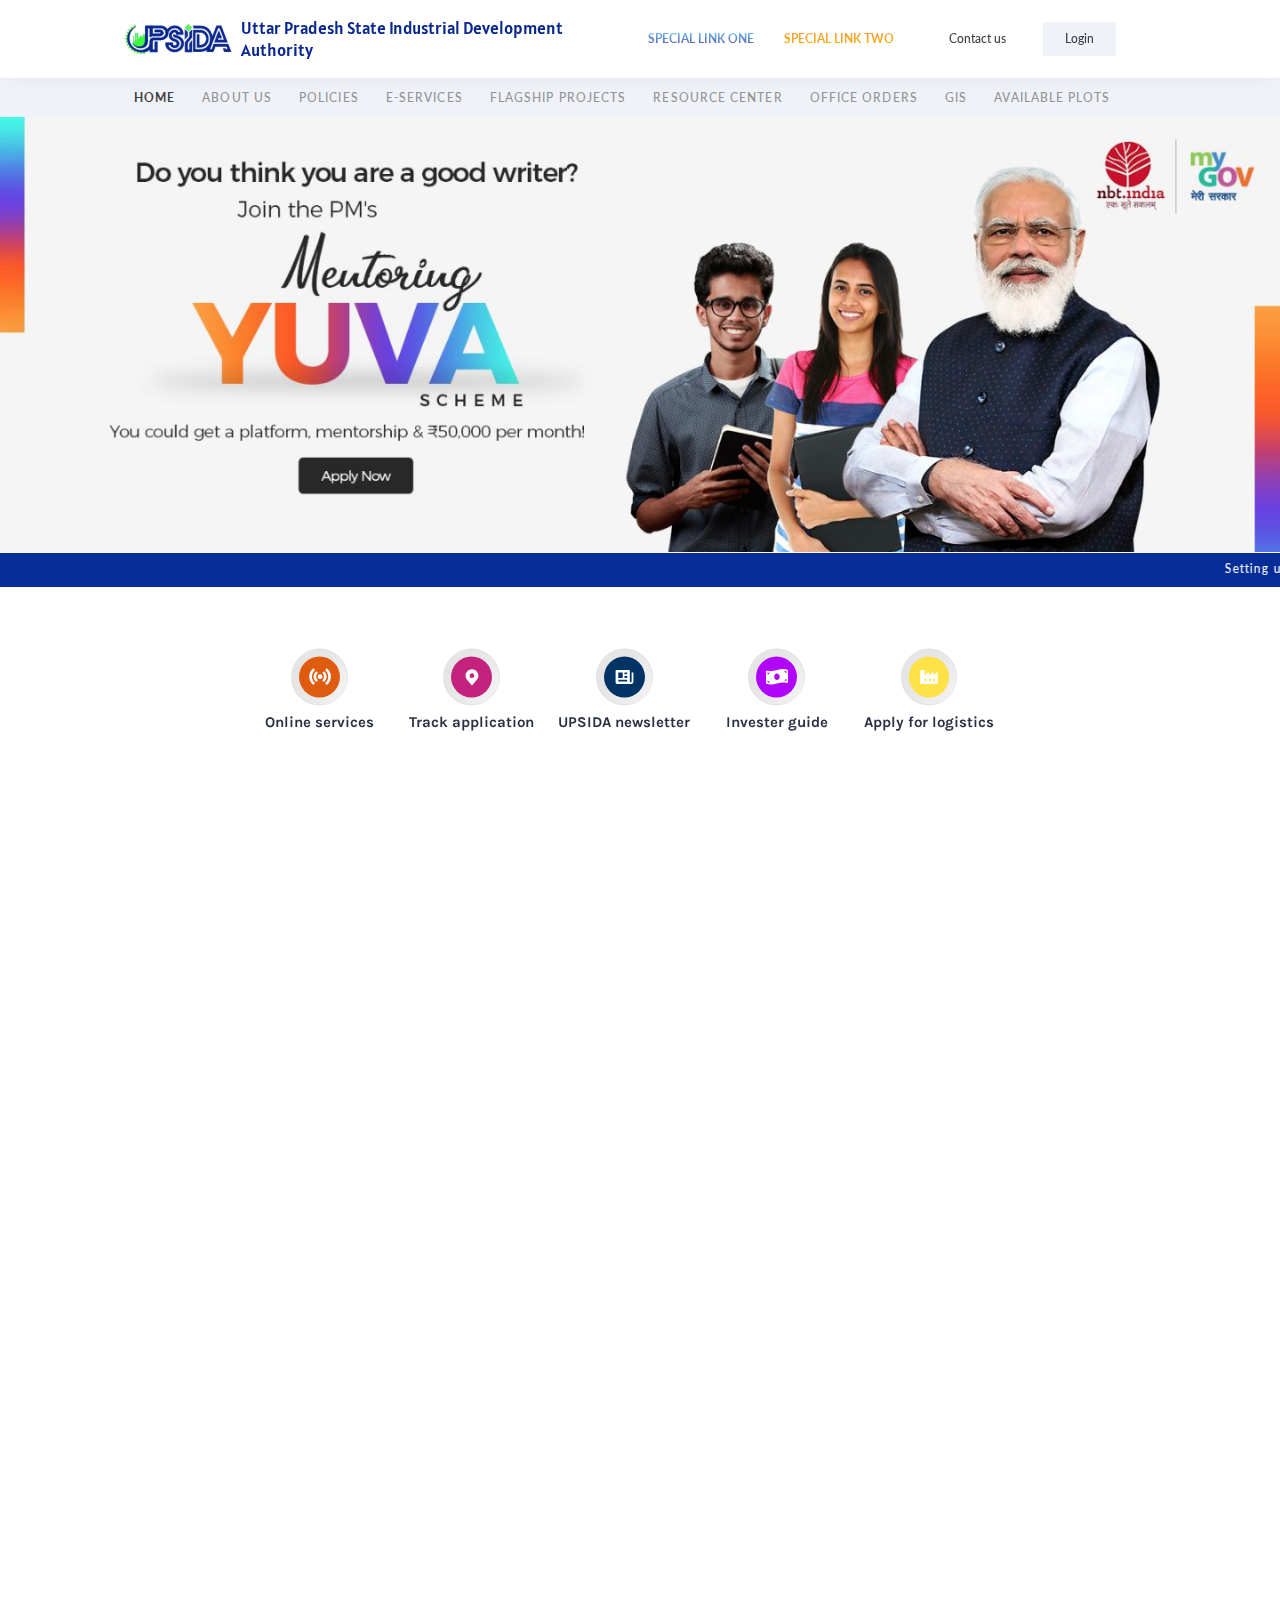
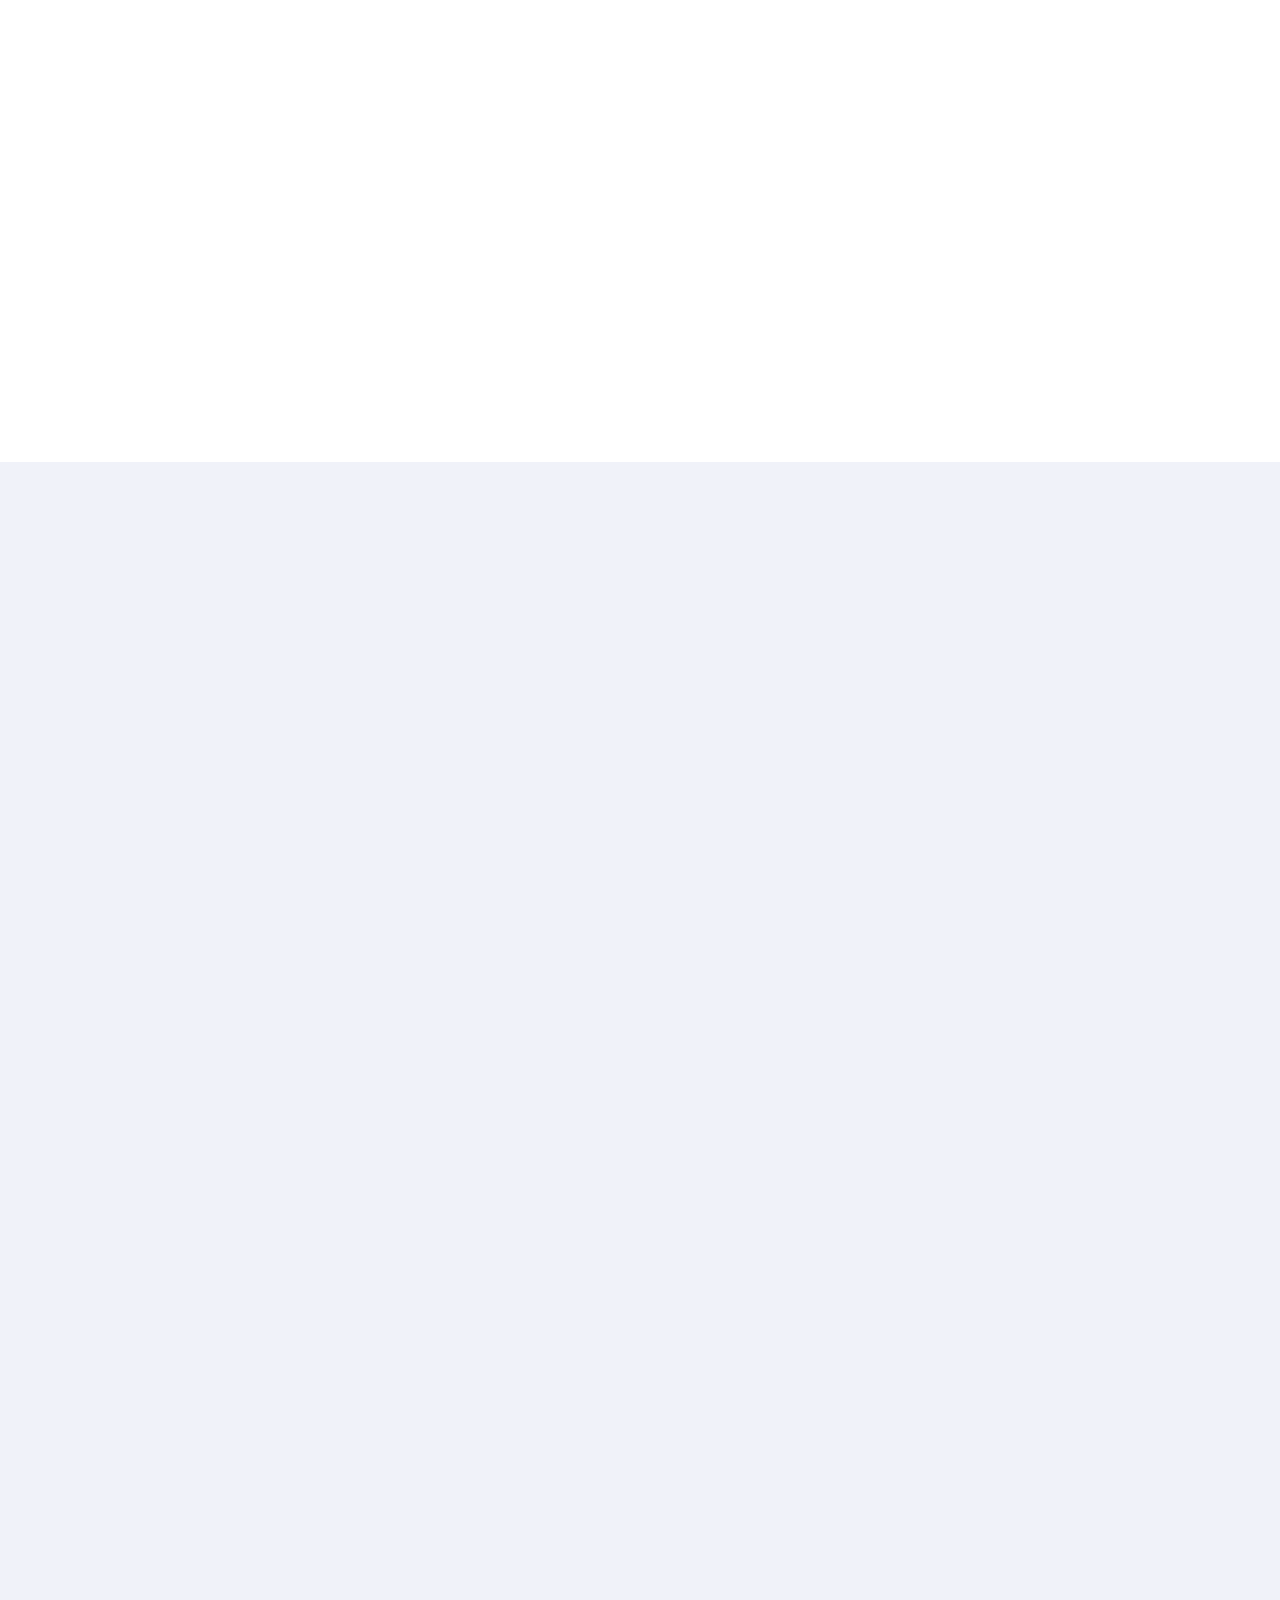
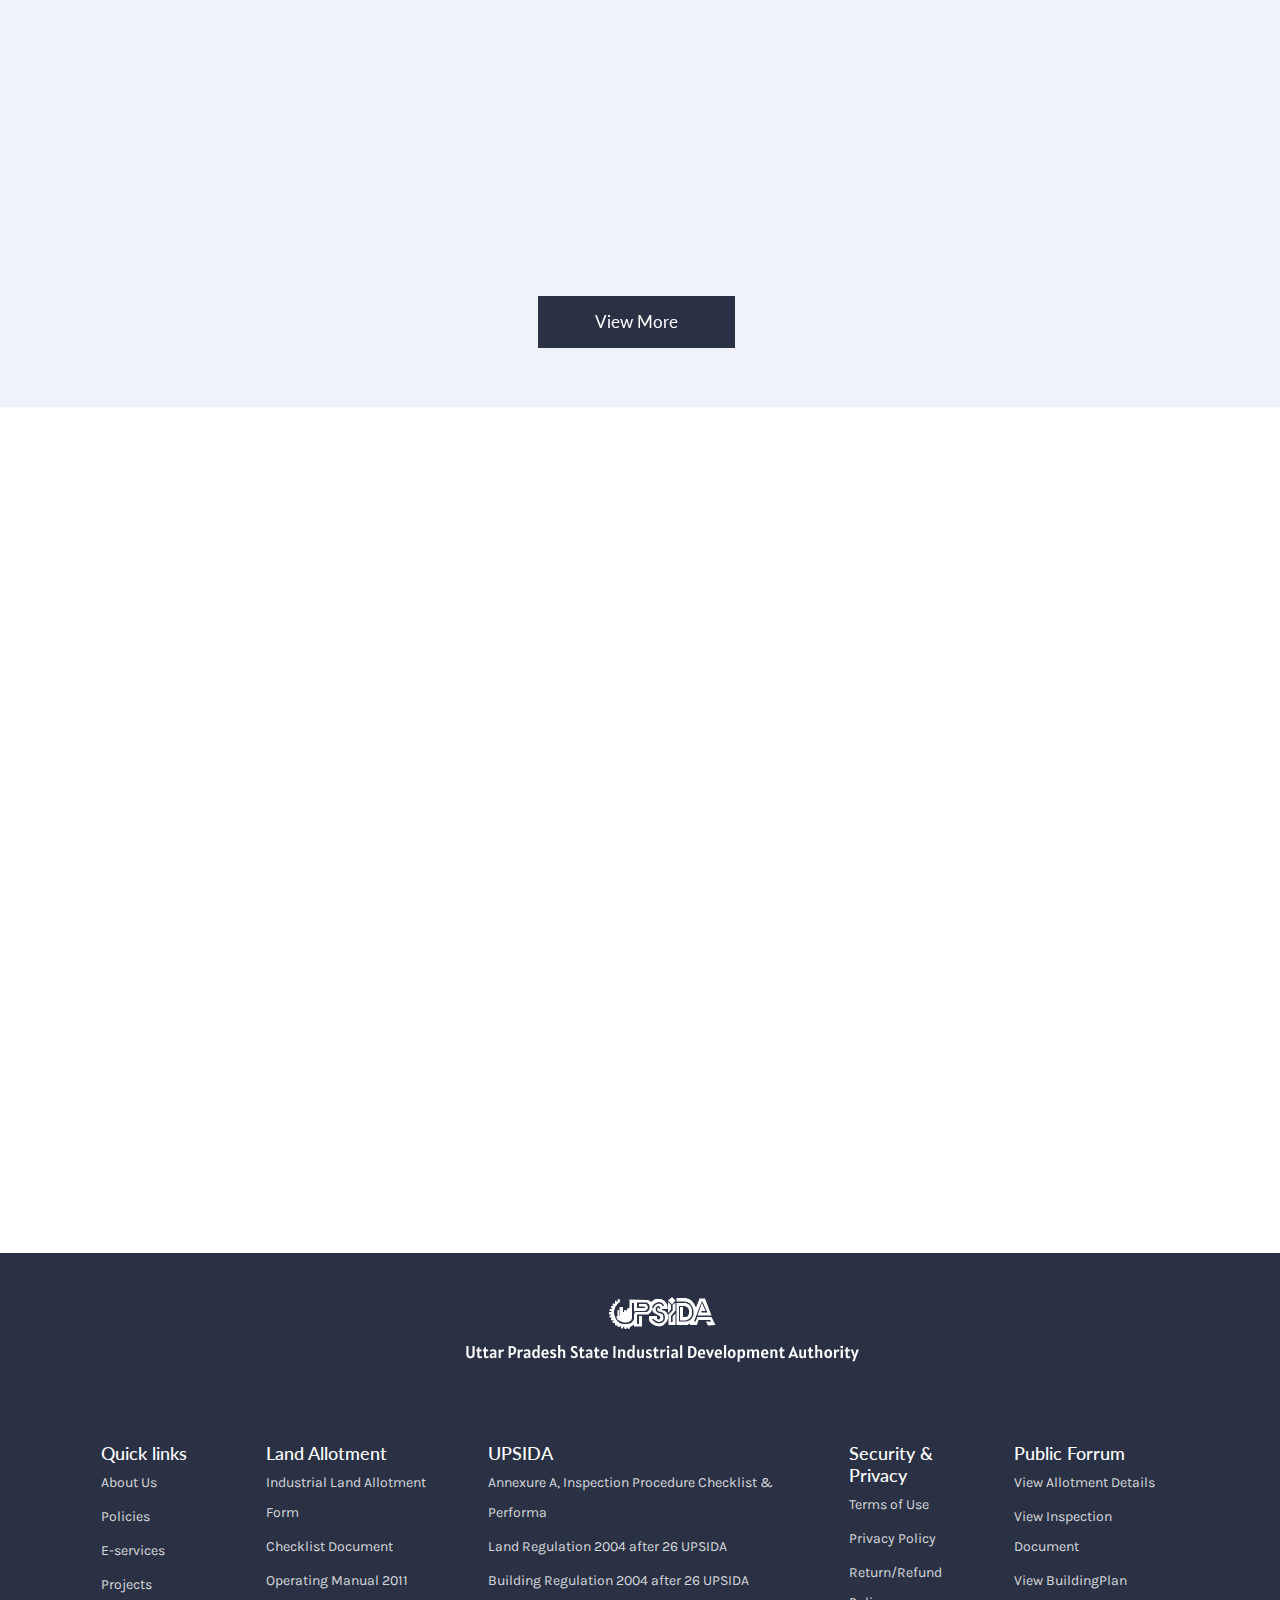
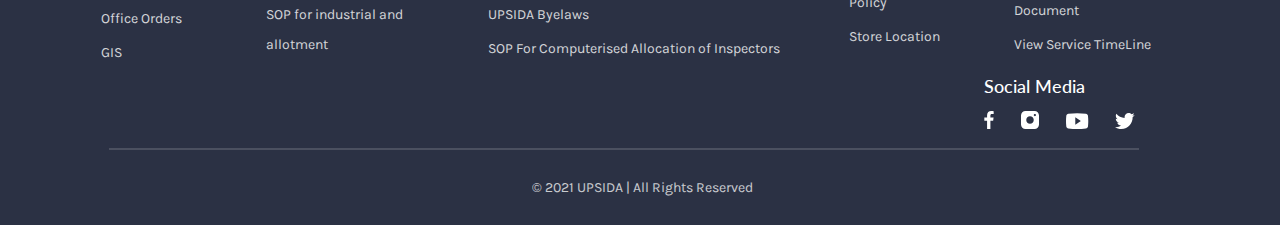
<file: index.html>
<!DOCTYPE html>
<html lang="en">
  <head>
    <meta charset="UTF-8" />
    <meta http-equiv="X-UA-Compatible" content="IE=edge" />
    <meta name="viewport" content="width=device-width, initial-scale=1.0" />
    <title>Home</title>
    <link rel="stylesheet" href="css/normalize.css" />
    <link rel="stylesheet" href="css/styles.css" />
    <link rel="stylesheet" href="css/animation.css" />
    <script src="/script/main.js"></script>

    <!-- Google Fonts -->
    <link
      href="https://fonts.googleapis.com/css?family=Lato|Karla|Alatsi|Noto Sans JP|Inter|Roboto"
      rel="stylesheet"
    />
    <!-- Jquery for navbar and footer -->
    <script
      src="https://code.jquery.com/jquery-3.6.0.min.js"
      integrity="sha256-/xUj+3OJU5yExlq6GSYGSHk7tPXikynS7ogEvDej/m4="
      crossorigin="anonymous"
    ></script>
    <!-- Loading Navbar & Footer -->
    <script>
      $(function () {
        $("#navbar").load("navbar.html");
      });
      $(function () {
        $("#footer").load("footer.html");
      });
    </script>
    <!-- Animation -->
    <link rel="stylesheet" href="https://unpkg.com/aos@next/dist/aos.css" />
  </head>



  <body>
    <!-- <div id="navbar"></div> -->
    <!-- Navbar -->
    <nav class="nav">
      <div class="nav__logo">
        <img src="/images/logo.svg" alt="website logo" />
      </div>
      <div class="logo--title logo--and--special">
        Uttar Pradesh State Industrial Development Authority
      </div>
      <div class="special--link logo--and--special">
        <a class="link1" href="">special link one</a>
        <a class="link2" href="">special link two</a>
      </div>

      <div class="help logo--and--special">
        <a class="contact" href="">Contact us</a>
        <a class="login" href="">Login</a>
      </div>
    </nav>

    <div class="back--nav">
      <nav class="bottom--nav">
        <div class="list__item">
          <a class="nav--link active" href="/index.html">HOME</a>
        </div>
        <div class="list__item">
          <a class="nav--link" href="/about.html">ABOUT US</a>
        </div>
        <div class="list__item">
          <a class="nav--link" href="/policies.html">POLICIES</a>
        </div>
        <div class="list__item">
          <a class="nav--link" href="/eservices.html">E-SERVICES</a>
        </div>
        <div class="list__item">
          <a class="nav--link" href="/flagship.html">FLAGSHIP PROJECTS</a>
        </div>
        <div class="list__item">
          <a class="nav--link dropbtn" onclick="myFunction()">
            RESOURCE CENTER
          </a>
        </div>
        <div class="list__item">
          <a class="nav--link" href="/officeOrders.html">OFFICE ORDERS</a>
        </div>
        <div class="list__item">
          <a class="nav--link" href="/error.html">GIS</a>
        </div>
        <div class="list__item">
          <a class="nav--link" href="/error.html">AVAILABLE PLOTS</a>
        </div>
      </nav>
    </div>

    <div class="dropdown-content" id="myDropdown">
      <div class="line"></div>
      <div class="content">
        <div class="resource--heading">
          <div class="resource--tag">Our recent links</div>
          <div class="resource--title">Resource Center</div>
        </div>

        <!-- <div class="doc--table"> -->
        <table class="documents--table">
          <thead class="document--header">
            <tr>
              <th>DOCUMENTS</th>
            </tr>
          </thead>

            <tbody class="document--body">
              <tr>
                <td><a href="/error.html" class="remove_link_decoration remove_resource_padding">Industrial area operating process</a></td>
              </tr>
              <tr>
                <td><a href="/error.html" class="remove_link_decoration remove_resource_padding">Operating Manual</a></td>
              </tr>
              <tr>
                <td><a href="/error.html" class="remove_link_decoration remove_resource_padding">Document For approval of building plans</a></td>
              </tr>
              <tr>
                <td><a href="/error.html" class="remove_link_decoration remove_resource_padding">Present Rates</a></td>
              </tr>
              <tr>
                <td><a href="/error.html" class="remove_link_decoration remove_resource_padding">Condition For tenders</a></td>
              </tr>
              <tr>
                <td><a href="/error.html" class="remove_link_decoration remove_resource_padding">Allotment application form</a></td>
              </tr>
              <tr>
                <td><a href="/error.html" class="remove_link_decoration remove_resource_padding">Service Rules</a></td>
              </tr>
            </tbody>

        </table>
        <!-- </div> -->

        <table class="upsida--table">
          <thead class="document--header">
            <tr>
              <th>UPSIDA</th>
            </tr>
          </thead>
          <tbody class="document--body">
            <tr>
              <td><a href="/error.html" class="remove_link_decoration remove_resource_padding">By laws of UPSIDA</a></td>
            </tr>
            <tr>
              <td>
                <a href="/error.html" class="remove_link_decoration remove_resource_padding">Amendment in UPSIDA Land Development & Building Regulation 2018</a>
              </td>
            </tr>
            <tr>
              <td><a href="/error.html" class="remove_link_decoration remove_resource_padding">Second Amendment in UPSIDA Land Development</a></td>
            </tr>
          </tbody>
        </table>

        <table class="pages--table">
          <thead class="document--header">
            <tr>
              <th>PAGES</th>
            </tr>
          </thead>
          <tbody class="document--body">
            <tr>
              <td><a href="/officeOrders.html" class="remove_link_decoration" target="_blank">Office Orders</a></td>
            </tr>
            <tr>
              <td><a href="/error.html" class="remove_link_decoration remove_resource_padding">Development Process</a></td>
            </tr>
          </tbody>
        </table>
      </div>
    </div>

    <img class="hero" src="/images/image 2.jpg" alt="" />
    <div class="intro--container">
      <marquee
        class="sliding--content"
        behavior="scroll"
        direction="left"
        onmousedown="this.stop();"
        onmouseup="this.start();"
        >Setting up of Hospitals, Schools, Flatted Factories, Warehouses,
        Industries, Group Housing, Sports Stadium, Golf Course with Club House,
        5 Star Hotels or any other Real Estate Project in the Future Smart
        Cities - Trans Ganga City, Unnao near Kanpur & Saraswati Hi-Tech City,
        Prayagraj</marquee
      >
    </div>

    <div class="services" data-aos="fade-up">
        <div class="service_icon service_gap">
          <a href="/error.html" class="service_link"
            ><img src="images/Group 22-1.svg" alt="" class="service_image" />
            <div class="service_text">Online services</div>
          </a>
        </div>
        <div class="service_icon service_gap">
          <a href="/error.html" class="service_link">
            <img src="images/Group 22-2.svg" alt="" class="service_image" />
            <div class="service_text">Track application</div>
          </a>
        </div>
        <div class="service_icon service_gap">
          <a href="/error.html" class="service_link"
            ><img src="images/Group 22-3.svg" alt="" class="service_image" />
            <div class="service_text">UPSIDA newsletter</div>
          </a>
        </div>
        <div class="service_icon service_gap">
          <a href="/error.html" class="service_link">
            <img src="images/Group 22-4.svg" alt="" class="service_image" />
            <div class="service_text">Invester guide</div>
          </a>
        </div>
        <div class="service_icon">
          <a href="/error.html" class="service_link">
            <img src="images/Group 22-5.svg" alt="" class="service_image" />
            <div class="service_text">Apply for logistics</div>
          </a>
        </div>
      </a>
    </div>

    <div class="grid grid--1x2 aboutus--container" data-aos="fade-left">
      <div class="intro--heading">
        <p class="aboutus--heading">About us</p>
        <p class="whatisupsida--heading">What is UPSIDA?</p>
      </div>
      <div class="aboutus--para">
        <p>
          UPSIDA is the nodal agency for developing industrial
          infrastructure.<br /><br />
          UPSIDA has been spearheading the industrial promotion in the State and
          has been instrumental in keeping the State at the numero uno position
          among the states for several decades now.
        </p>

        <div class="viewmore">
          <a href="/about.html" target="_blank" class="aboutus--more hvr-fade"
            >Learn More</a
          >
        </div>
      </div>
    </div>
    <div class="leader" data-aos="fade-up">
      <img src="/images/leaders.jpg" alt="" class="leader_img" />
    </div>
    <div class="projects--container">
      <div class="projects--heading" data-aos="fade-up">
        Promoting industrial progress with a plethora of investor friendly
        platform
      </div>

      <div class="index_flagship_grid">
        <div class="cards text-pop-up-top" data-aos="fade-up">
          <a href="/transGangaProject.html" class="remove_link_decoration" target="_blank">
            <div>
              <img
                src="/images/trans ganga city.jpg"
                alt="Trans Ganga City image"
                class="cards_image"
              />
            </div>
            <div class="project--tag project--tag1">TRANS GANGA CITY</div>
            <div class="project--title">Trans Ganga City, UNNAO</div>
            <div class="project--desc">
              Amet minim mollit non deserunt ullamco est sit aliqua dolor do
              amet sint. Velit officia consequat duis enim velit mollit.
            </div>
          </a>
          <!-- <div class="index_flagship_more">
            <a class="card_link" href="">Learn More</a>
          </div> -->
        </div>

        <div class="cards text-pop-up-top" data-aos="fade-up">
          <a href="#" class="remove_link_decoration">
            <div>
              <img
                src="/images/Saraswati Hi Tech City.jpg"
                alt="Saraswati Hi Tech City image"
                class="cards_image"
              />
            </div>
            <div class="project--tag project--tag2">SARASWATI HI TECH CITY</div>
            <div class="project--title">Saraswati HI-TECH City, Allahabad</div>
            <div class="project--desc">
              Amet minim mollit non deserunt ullamco est sit aliqua dolor do
              amet sint. Velit officia consequat duis enim velit mollit.
            </div>
            <!-- <div class="index_flagship_more">
              <a class="card_link" href="">Learn More</a>
            </div> -->
          </a>
        </div>

        <div class="cards text-pop-up-top" data-aos="fade-up">
          <a href="" class="remove_link_decoration">
            <div>
              <img
                src="/images/trans delhi signature city.jpg"
                alt="Trans Delhi Signature City image"
                class="cards_image"
              />
            </div>
            <div class="project--tag project--tag3">
              TRANS DELHI SIGNATURE CITY
            </div>
            <div class="project--title">
              Trans Delhi Signature City, Gaziabad
            </div>
            <div class="project--desc">
              Amet minim mollit non deserunt ullamco est sit aliqua dolor do
              amet sint. Velit officia consequat duis enim velit mollit.
            </div>
            <!-- <div class="index_flagship_more">
              <a class="card_link" href="">Learn More</a>
            </div> -->
          </a>
        </div>

        <div class="cards text-pop-up-top" data-aos="fade-up">
          <a href="" class="remove_link_decoration">
            <div>
              <img
                src="/images/plastic city.jpg"
                alt="Plastic City image"
                class="cards_image"
              />
            </div>
            <div class="project--tag project--tag4">PLASTIC CITY</div>
            <div class="project--title">Plastic City, AURAIA</div>
            <div class="project--desc">
              Amet minim mollit non deserunt ullamco est sit aliqua dolor do
              amet sint. Velit officia consequat duis enim velit mollit.
            </div>
            <!-- <div class="index_flagship_more">
              <a class="card_link" href="">Learn More</a>
            </div> -->
          </a>
        </div>

        <div class="cards text-pop-up-top" data-aos="fade-up">
          <a href="" class="remove_link_decoration">
            <div>
              <img
                src="/images/akic.jpg"
                alt="Amritsar Kolkata Industrial Corridor image"
                class="cards_image"
              />
            </div>
            <div class="project--tag project--tag5">AKIC</div>
            <div class="project--title">
              Amritsar Kolkata Industrial Corridor
            </div>
            <div class="project--desc">
              Amet minim mollit non deserunt ullamco est sit aliqua dolor do
              amet sint. Velit officia consequat duis enim velit mollit.
            </div>
            <!-- <div class="index_flagship_more">
              <a class="card_link" href="">Learn More</a>
            </div> -->
          </a>
        </div>

        <div class="cards text-pop-up-top" data-aos="fade-up">
          <a href="" class="remove_link_decoration">
            <div>
              <img
                src="/images/perfume park.jpg"
                alt="Perfume Park image"
                class="cards_image"
              />
            </div>
            <div class="project--tag project--tag6">PERFUME PARK</div>
            <div class="project--title">Perfume Park, Kannauj</div>
            <div class="project--desc">
              Amet minim mollit non deserunt ullamco est sit aliqua dolor do
              amet sint. Velit officia consequat duis enim velit mollit.
            </div>
            <!-- <div class="index_flagship_more">
              <a class="card_link" href="">Learn More</a>
            </div> -->
          </a>
        </div>
      </div>

      <a href="/flagship.html" target="_blank" class="view__more hvr-fade1"
        >View More</a
      >
    </div>

    <table class="news__letter" data-aos="fade-right">
      <thead class="header">
        <tr>
          <th>UPSIDA Newsletter</th>
        </tr>
      </thead>
      <tbody class="news--body">
        <tr>
          <td>
            Newsletter (Edition-1)
            <div class="news--date">Date: July 19, 2021</div>
          </td>
        </tr>
        <tr>
          <td>
            Newsletter (Edition-2)
            <div class="news--date">Date: July 19, 2021</div>
          </td>
        </tr>
        <tr>
          <td>
            Newsletter (Edition-2)
            <div class="news--date">Date: July 19, 2021</div>
          </td>
        </tr>
        <tr>
          <td>
            Newsletter (Edition-2)
            <div class="news--date">Date: July 19, 2021</div>
          </td>
        </tr>
        <tr>
          <td>
            Newsletter (Edition-2)
            <div class="news--date">Date: July 19, 2021</div>
          </td>
        </tr>
        <tr>
          <td>
            Newsletter (Edition-2)
            <div class="news--date">Date: July 19, 2021</div>
          </td>
        </tr>
      </tbody>
    </table>

    <table class="news__letter tenders" data-aos="fade-left">
      <thead class="header">
        <tr>
          <th>News and tenders</th>
        </tr>
      </thead>
      <tbody class="news--body">
        <tr>
          <td>
            E-tender notice for maintainence and development
            <div class="news--date">Date: July 19, 2021</div>
          </td>
        </tr>
        <tr>
          <td>
            E-tender notice for maintainence and development
            <div class="news--date">Date: July 19, 2021</div>
          </td>
        </tr>
        <tr>
          <td>
            E-tender notice for maintainence and development
            <div class="news--date">Date: July 19, 2021</div>
          </td>
        </tr>
        <tr>
          <td>
            E-tender notice for maintainence and development
            <div class="news--date">Date: July 19, 2021</div>
          </td>
        </tr>
        <tr>
          <td>
            E-tender notice for maintainence and development
            <div class="news--date">Date: July 19, 2021</div>
          </td>
        </tr>
        <tr>
          <td>
            E-tender notice for maintainence and development
            <div class="news--date">Date: July 19, 2021</div>
          </td>
        </tr>
      </tbody>
    </table>

    <div id="footer"></div>

    <!-- Script for animation -->
    <script src="https://unpkg.com/aos@next/dist/aos.js"></script>
    <script>
      AOS.init();
    </script>
  </body>
</html>
</file>
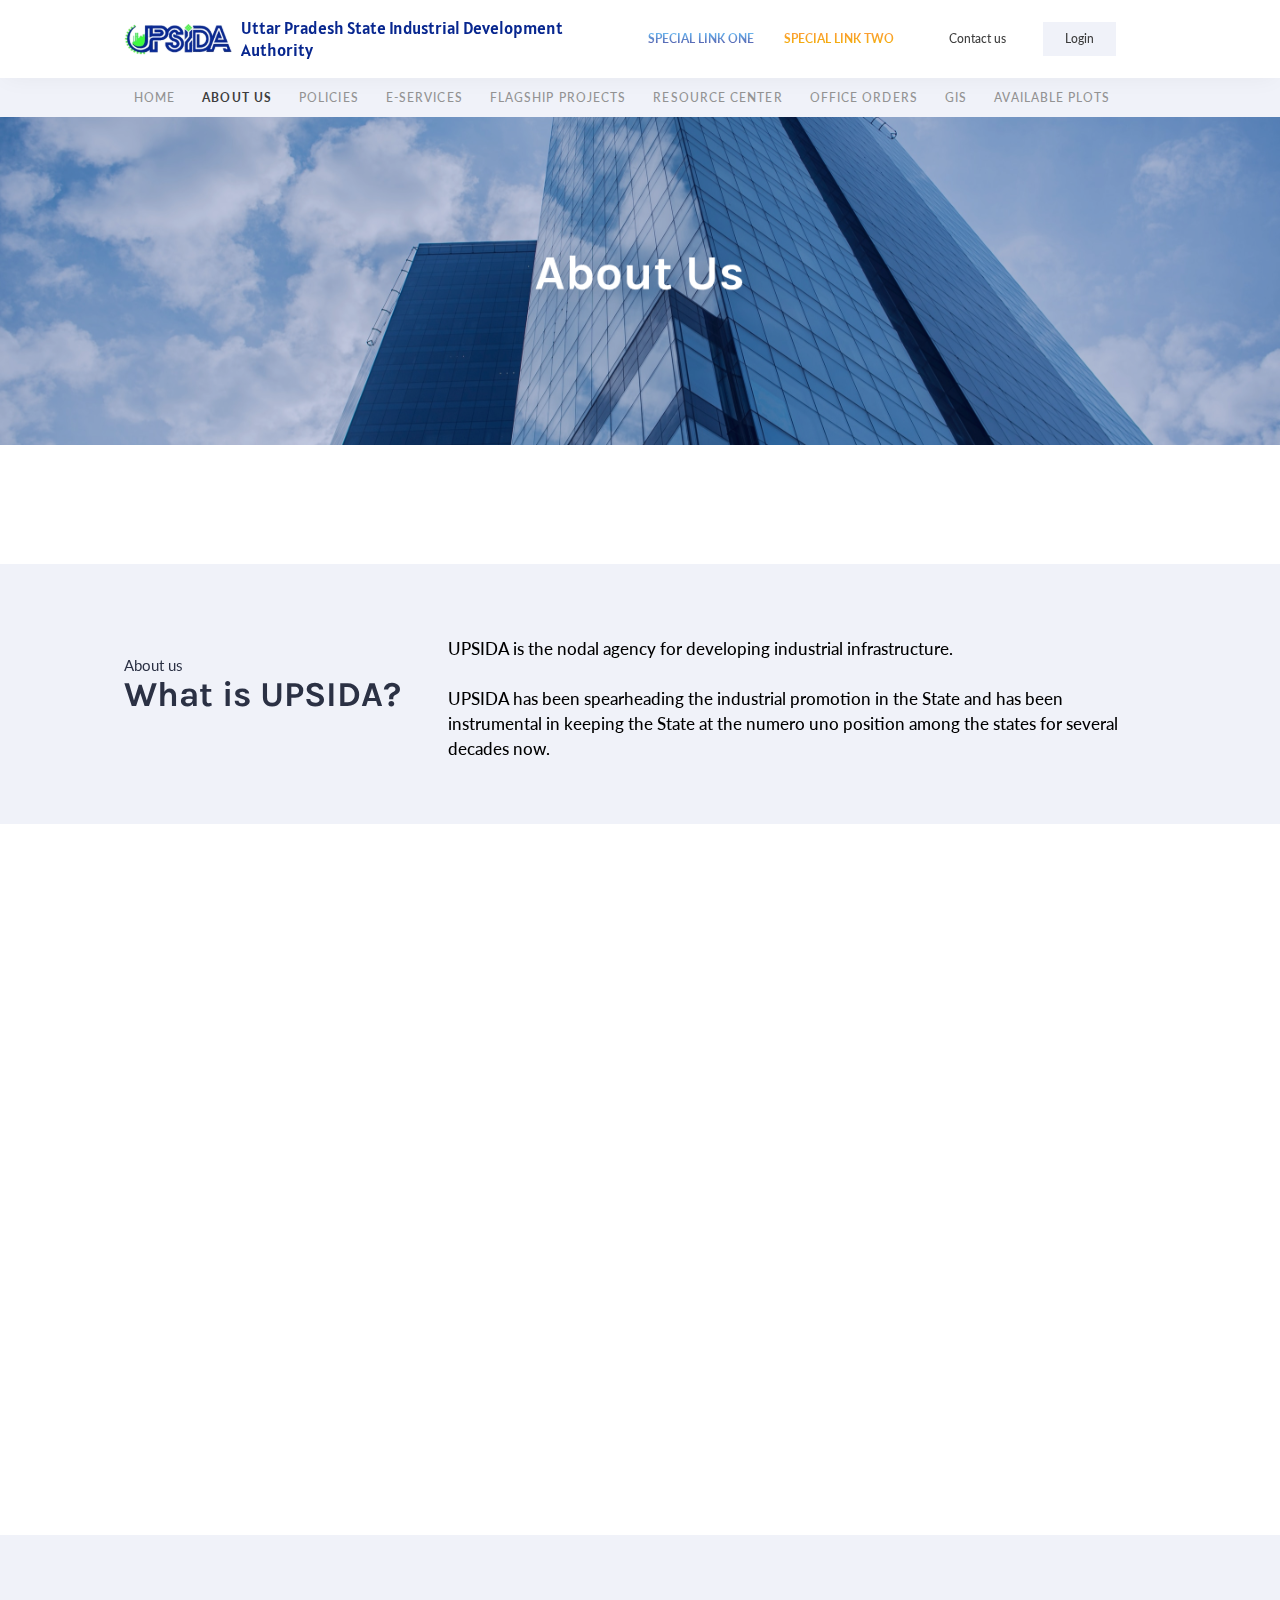
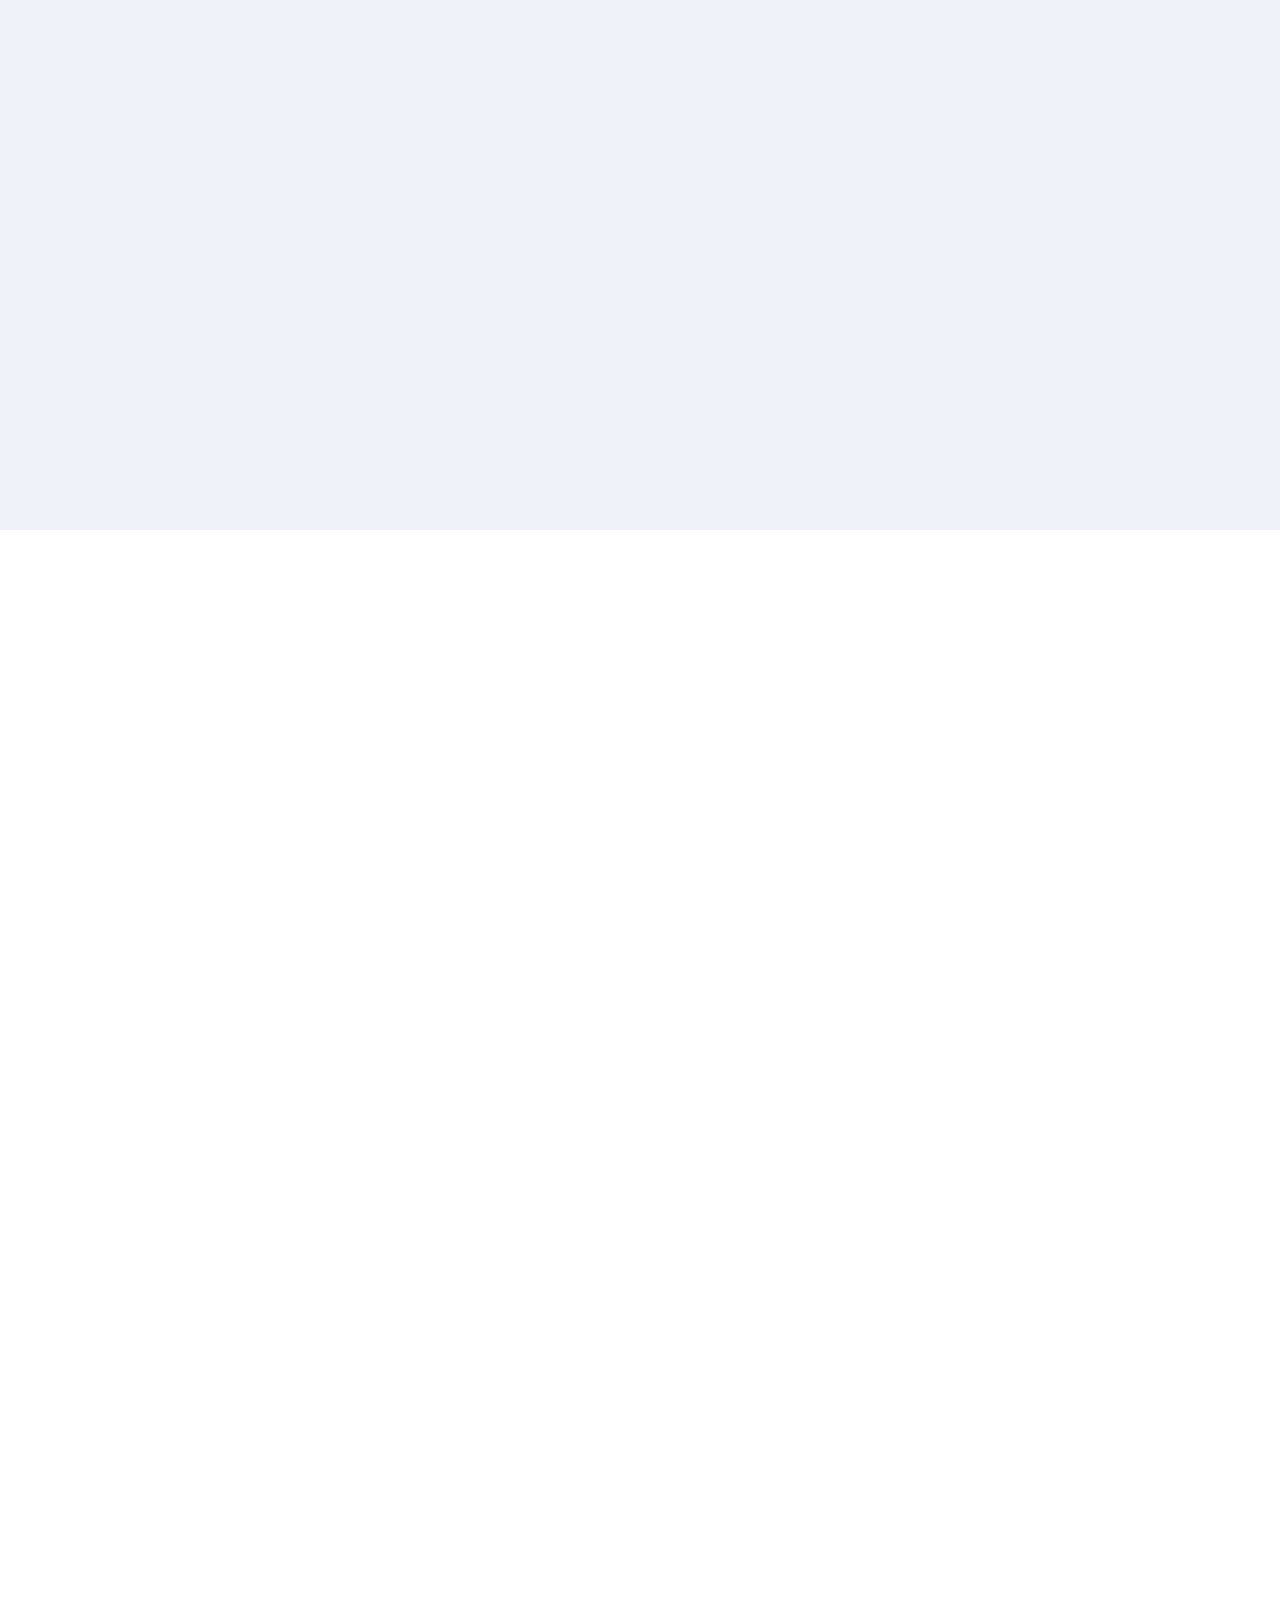
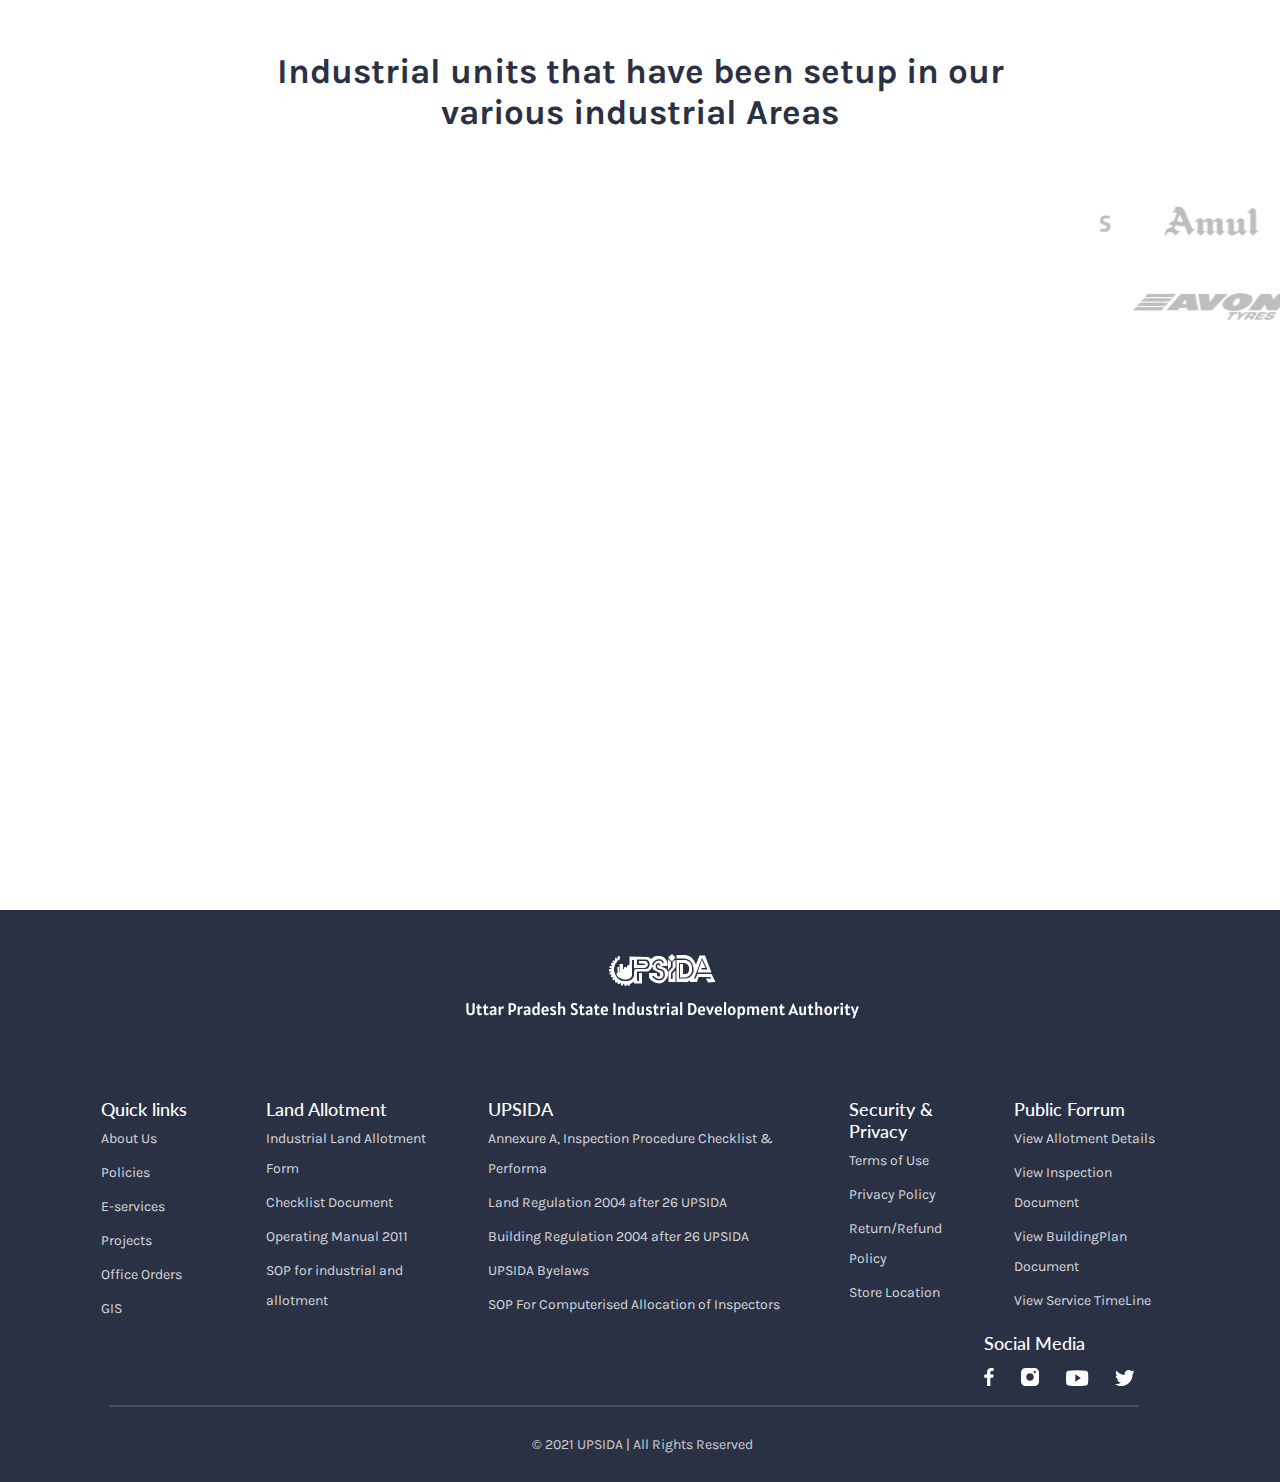
<file: about.html>
<!DOCTYPE html>
<html lang="en">
  <head>
    <meta charset="UTF-8" />
    <meta http-equiv="X-UA-Compatible" content="IE=edge" />
    <meta name="viewport" content="width=device-width, initial-scale=1.0" />
    <title>About Us</title>
    <link rel="stylesheet" href="css/normalize.css" />
    <link rel="stylesheet" href="css/styles.css" />
    <script src="/script/main.js"></script>

    <!-- Google Fonts -->
    <link
      href="https://fonts.googleapis.com/css?family=Lato|Karla|Alatsi|Noto Sans JP|Inter|Roboto"
      rel="stylesheet"
    />

    <!-- Jquery for navbar and footer -->
    <script
      src="https://code.jquery.com/jquery-3.6.0.min.js"
      integrity="sha256-/xUj+3OJU5yExlq6GSYGSHk7tPXikynS7ogEvDej/m4="
      crossorigin="anonymous"
    ></script>
    <!-- Loading Navbar & Footer -->
    <script>
      $(function () {
        $("#navbar").load("navbar.html");
      });
      $(function () {
        $("#footer").load("footer.html");
      });
    </script>
    <!-- Animation -->
    <link rel="stylesheet" href="https://unpkg.com/aos@next/dist/aos.css" />
  </head>
  <body>
    <!-- Navbar -->
    <nav class="nav">
      <div class="nav__logo">
        <img src="/images/logo.svg" alt="website logo" />
      </div>
      <div class="logo--title logo--and--special">
        Uttar Pradesh State Industrial Development Authority
      </div>
      <div class="special--link logo--and--special">
        <a class="link1" href="">special link one</a>
        <a class="link2" href="">special link two</a>
      </div>

      <div class="help logo--and--special">
        <a class="contact" href="">Contact us</a>
        <a class="login" href="">Login</a>
      </div>
    </nav>

    <div class="back--nav">
      <nav class="bottom--nav">
        <div class="list__item">
          <a class="nav--link" href="/index.html">HOME</a>
        </div>
        <div class="list__item">
          <a class="nav--link active" href="/about.html">ABOUT US</a>
        </div>
        <div class="list__item">
          <a class="nav--link" href="/policies.html">POLICIES</a>
        </div>
        <div class="list__item">
          <a class="nav--link" href="/eservices.html">E-SERVICES</a>
        </div>
        <div class="list__item">
          <a class="nav--link" href="/flagship.html">FLAGSHIP PROJECTS</a>
        </div>
        <div class="list__item">
          <a class="nav--link dropbtn" onclick="myFunction()">
            RESOURCE CENTER
          </a>
        </div>
        <div class="list__item">
          <a class="nav--link" href="/officeOrders.html">OFFICE ORDERS</a>
        </div>
        <div class="list__item">
          <a class="nav--link" href="/error.html">GIS</a>
        </div>
        <div class="list__item">
          <a class="nav--link" href="/error.html">AVAILABLE PLOTS</a>
        </div>
      </nav>
    </div>

    <div class="dropdown-content" id="myDropdown">
      <div class="line"></div>
      <div class="content">
        <div class="resource--heading">
          <div class="resource--tag">Our recent links</div>
          <div class="resource--title">Resource Center</div>
        </div>

        <!-- <div class="doc--table"> -->
        <table class="documents--table">
          <thead class="document--header">
            <tr>
              <th>DOCUMENTS</th>
            </tr>
          </thead>

          <tbody class="document--body">
            <tr>
              <td>
                <a
                  href="/error.html"
                  class="remove_link_decoration remove_resource_padding"
                  >Industrial area operating process</a
                >
              </td>
            </tr>
            <tr>
              <td>
                <a
                  href="/error.html"
                  class="remove_link_decoration remove_resource_padding"
                  >Operating Manual</a
                >
              </td>
            </tr>
            <tr>
              <td>
                <a
                  href="/error.html"
                  class="remove_link_decoration remove_resource_padding"
                  >Document For approval of building plans</a
                >
              </td>
            </tr>
            <tr>
              <td>
                <a
                  href="/error.html"
                  class="remove_link_decoration remove_resource_padding"
                  >Present Rates</a
                >
              </td>
            </tr>
            <tr>
              <td>
                <a
                  href="/error.html"
                  class="remove_link_decoration remove_resource_padding"
                  >Condition For tenders</a
                >
              </td>
            </tr>
            <tr>
              <td>
                <a
                  href="/error.html"
                  class="remove_link_decoration remove_resource_padding"
                  >Allotment application form</a
                >
              </td>
            </tr>
            <tr>
              <td>
                <a
                  href="/error.html"
                  class="remove_link_decoration remove_resource_padding"
                  >Service Rules</a
                >
              </td>
            </tr>
          </tbody>
        </table>
        <!-- </div> -->

        <table class="upsida--table">
          <thead class="document--header">
            <tr>
              <th>UPSIDA</th>
            </tr>
          </thead>
          <tbody class="document--body">
            <tr>
              <td>
                <a
                  href="/error.html"
                  class="remove_link_decoration remove_resource_padding"
                  >By laws of UPSIDA</a
                >
              </td>
            </tr>
            <tr>
              <td>
                <a
                  href="/error.html"
                  class="remove_link_decoration remove_resource_padding"
                  >Amendment in UPSIDA Land Development & Building Regulation
                  2018</a
                >
              </td>
            </tr>
            <tr>
              <td>
                <a
                  href="/error.html"
                  class="remove_link_decoration remove_resource_padding"
                  >Second Amendment in UPSIDA Land Development</a
                >
              </td>
            </tr>
          </tbody>
        </table>

        <table class="pages--table">
          <thead class="document--header">
            <tr>
              <th>PAGES</th>
            </tr>
          </thead>
          <tbody class="document--body">
            <tr>
              <td>
                <a
                  href="/officeOrders.html"
                  class="remove_link_decoration"
                  target="_blank"
                  >Office Orders</a
                >
              </td>
            </tr>
            <tr>
              <td>
                <a
                  href="/error.html"
                  class="remove_link_decoration remove_resource_padding"
                  >Development Process</a
                >
              </td>
            </tr>
          </tbody>
        </table>
      </div>
    </div>

    <div class="top_image">
      <img class="top_image_width" src="images/aboutus--pic1.svg" alt="" />
    </div>

    <div
      class="grid grid--1x2 aboutus--container"
      style="margin-top: 78px; height: 260px"
    >
      <div class="intro--heading" data-aos="fade-left">
        <p class="aboutus--heading">About us</p>
        <p class="whatisupsida--heading">What is UPSIDA?</p>
      </div>
      <div class="aboutus--para" data-aos="fade-left">
        <p>
          UPSIDA is the nodal agency for developing industrial
          infrastructure.<br /><br />
          UPSIDA has been spearheading the industrial promotion in the State and
          has been instrumental in keeping the State at the numero uno position
          among the states for several decades now.
        </p>
      </div>
    </div>

    <div class="gridabout">
      <div class="gridaboutitem gridaboutitem1" data-aos="fade-up">
        <p class="gridaboutpara">
          We are a public sector undertaking of the Corporation of Uttar Pradesh
          spearheading the development of industrial infrastructure in State
          since the last 56 years.
        </p>
        <ul>
          <li class="gridaboutpara">
            Pioneer in development of industrial areas, we have delivered iconic
            industrial Areas, Townships & Industrial Parks on more than 42000
            acres of land.
          </li>
          <li class="gridaboutpara">
            Townships & Industrial Parks on more than 42000 acres of land.
            Through which the houses more than 26,000 units providing direct
            employment to lacs of people.
          </li>
        </ul>
      </div>
      <div class="gridaboutitem gridaboutitem2" data-aos="fade-left">
        <img src="images/aboutus--pic3.svg" alt="" />
      </div>
    </div>

    <div class="values">
      <div class="values_heading" data-aos="fade-up">
        <small class="values_headingtop"> Our Values </small>
        <p class="values_headingcontent">What we stand for</p>
      </div>

      <p class="values_content" data-aos="fade-up">
        We provide infrastructure facilities and services to our entrepreneurs,
        and strive to build on our strength as a pillar of the pulsating
        industrial ecosystem of Uttar Pradesh.
        <br /><br />
        To cater to the modern demands of High-tech quality infrastructure, the
        Corporation has ventured into many new areas by developing High-tech
        integrated industrial townships like Trans Ganga and Saraswati High-tech
        cities and also sector specific industrial areas like Plastic City, Agro
        Parks, Apparel Park, Leather Park , among others.
      </p>

      <div class="values_image" data-aos="fade-up">
        <img src="images/aboutus--pic4.svg" alt="" class="values_img" />
      </div>
    </div>

    <div class="expert">
      <div class="expertitem expertitem1">
        <h4 class="expertheading" data-aos="fade-up">Know Our Expertise</h4>
        <p class="expertcontent" data-aos="fade-up">
          With an excellent in house pool of multi disciplinary managerial
          experts, engineers and architects, complemented by our in depth
          experience, today we have transformed ourselves into an organization
          that provides integrated infrastructure facilities.
          <br /><br />
          Our facilities include
        </p>
        <ul class="checkmark" data-aos="fade-up">
          <li class="expertcontent">
            Industrial, residential, commercial, institutional and support
            facilities
          </li>
          <br />
          <li class="expertcontent" data-aos="fade-up">
            Located across the state of Uttar Pradesh at prime locations and
            near to existing clusters, raw material, hubs, highways etc and are
            equipped with road network, electrification network, parks and green
            belts
          </li>
        </ul>
        <br />
        <p class="expertcontent" data-aos="fade-up">
          Provide need based space for common facilities like banks, post
          office, dispensary, police outpost, shops business development
          centers, fields-hostels, CETP/STP, shopping malls, expo-centers,
          school, colleges and universities etc.
        </p>
      </div>

      <div class="expertitem expertitem2" data-aos="fade-left">
        <img src="images/aboutus--pic5.svg" alt="" />
      </div>
    </div>

    <div class="partner">
      <p class="partner_heading">
        Industrial units that have been setup in our various industrial Areas
      </p>
      <marquee behavior="scroll" direction="left" scrollamount="20">
        <img
          src="images/aboutus--pic6.svg"
          alt=""
          class="partnerimage"
          style="margin-top: 60px"
        />
      </marquee>
      <p class="partnercontent" data-aos="fade-up">
        With Uttar Pradesh rapidly rising to become one of the top business
        destinations in India, we welcome entrepreneurs desiring to set up or
        expand their industrial ventures to explore the opportunities being
        offered by UPSIDC Ltd, all across the State. We assure you the
        best-in-class integrated infrastructure and escort services completely
        time bound to meet your requirements.
      </p>
    </div>

    <div id="footer"></div>

    <!-- Script for animation -->
    <script src="https://unpkg.com/aos@next/dist/aos.js"></script>
    <script>
      AOS.init();
    </script>
  </body>
</html>
</file>
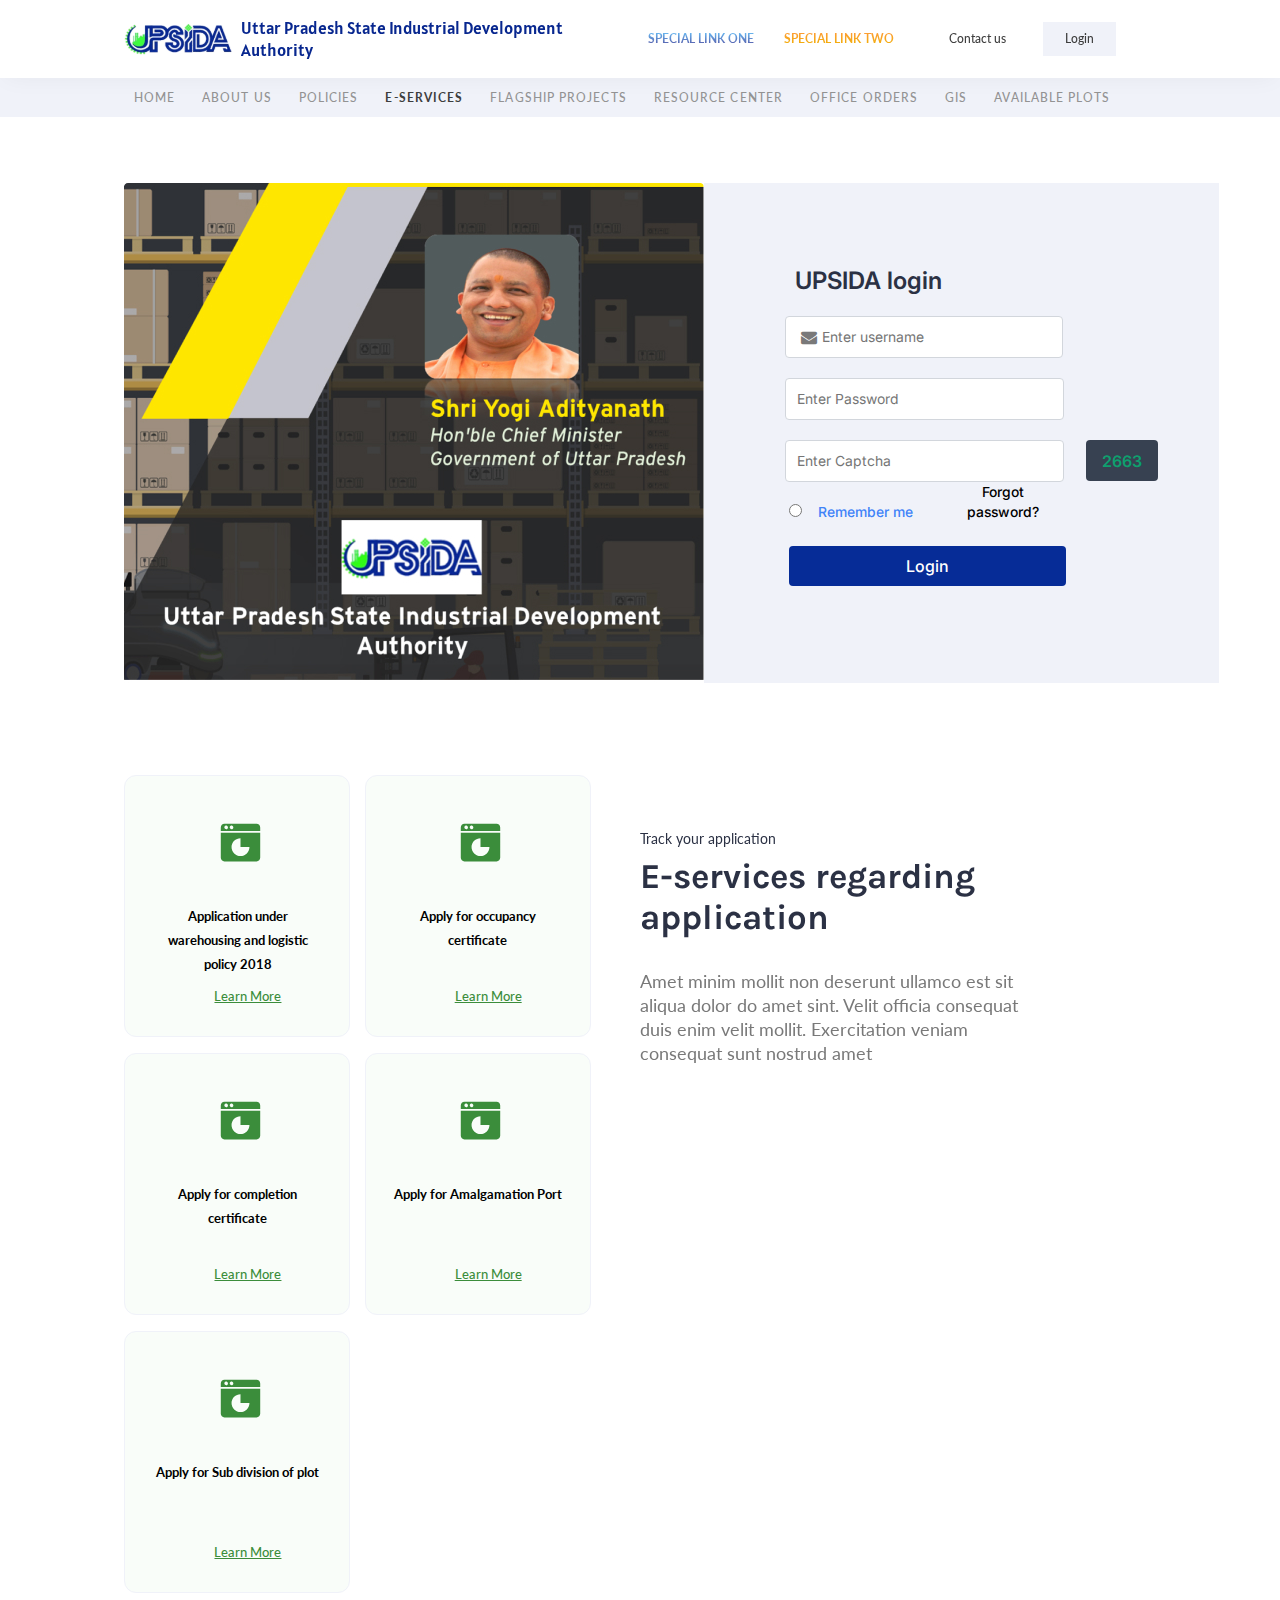
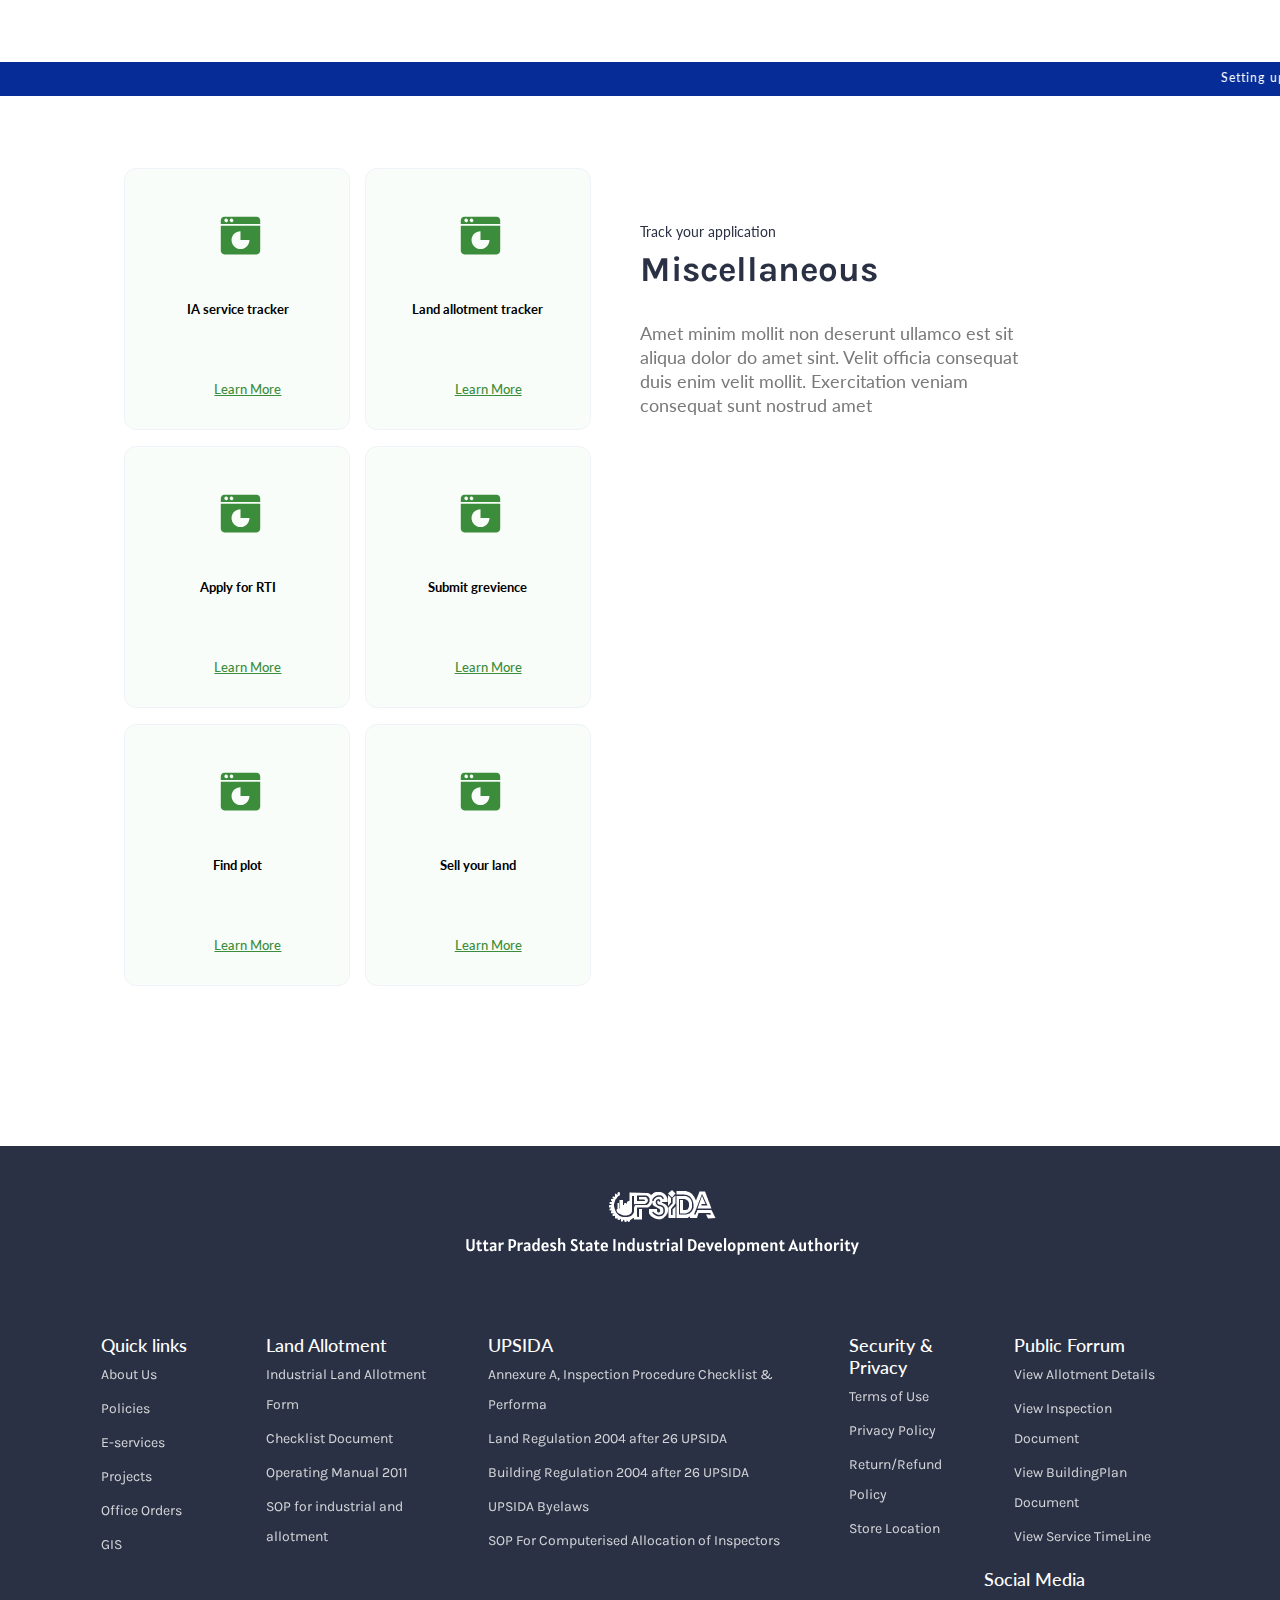
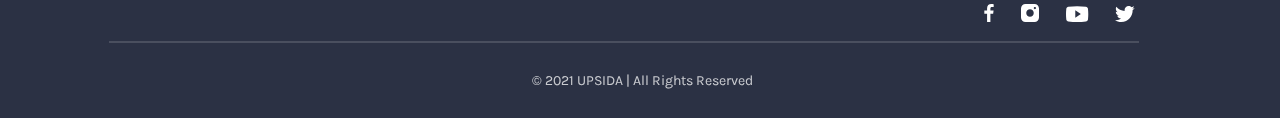
<file: eservices.html>
<!DOCTYPE html>
<html lang="en">
  <head>
    <meta charset="UTF-8" />
    <meta http-equiv="X-UA-Compatible" content="IE=edge" />
    <meta name="viewport" content="width=device-width, initial-scale=1.0" />
    <title>E-Services</title>
    <link rel="stylesheet" href="/css/normalize.css" />
    <link rel="stylesheet" href="/css/styles.css" />
    <script src="/script/main.js"></script>

    <!-- Google Fonts -->
    <link
      href="https://fonts.googleapis.com/css?family=Lato|Karla|Alatsi|Noto Sans JP|Inter|Roboto"
      rel="stylesheet"
    />

    <link
      rel="stylesheet"
      href="https://cdnjs.cloudflare.com/ajax/libs/font-awesome/4.7.0/css/font-awesome.min.css"
    />
    <!-- Jquery for navbar and footer -->
    <script
      src="https://code.jquery.com/jquery-3.6.0.min.js"
      integrity="sha256-/xUj+3OJU5yExlq6GSYGSHk7tPXikynS7ogEvDej/m4="
      crossorigin="anonymous"
    ></script>
    <!-- Loading Navbar & Footer -->
    <script>
      $(function () {
        $("#navbar").load("navbar.html");
      });
      $(function () {
        $("#footer").load("footer.html");
      });
    </script>
  </head>
  <body class="e-services">
    <!-- <div id="navbar"></div> -->
    <!-- Navbar -->
    <nav class="nav">
      <div class="nav__logo">
        <img src="/images/logo.svg" alt="website logo" />
      </div>
      <div class="logo--title logo--and--special">
        Uttar Pradesh State Industrial Development Authority
      </div>
      <div class="special--link logo--and--special">
        <a class="link1" href="">special link one</a>
        <a class="link2" href="">special link two</a>
      </div>

      <div class="help logo--and--special">
        <a class="contact" href="">Contact us</a>
        <a class="login" href="">Login</a>
      </div>
    </nav>

    <div class="back--nav">
      <nav class="bottom--nav">
        <div class="list__item">
          <a class="nav--link" href="/index.html">HOME</a>
        </div>
        <div class="list__item">
          <a class="nav--link" href="/about.html">ABOUT US</a>
        </div>
        <div class="list__item">
          <a class="nav--link" href="/policies.html">POLICIES</a>
        </div>
        <div class="list__item">
          <a class="nav--link active" href="/eservices.html">E-SERVICES</a>
        </div>
        <div class="list__item">
          <a class="nav--link" href="/flagship.html">FLAGSHIP PROJECTS</a>
        </div>
        <div class="list__item">
          <a class="nav--link dropbtn" onclick="myFunction()">
            RESOURCE CENTER
          </a>
        </div>
        <div class="list__item">
          <a class="nav--link" href="/officeOrders.html">OFFICE ORDERS</a>
        </div>
        <div class="list__item">
          <a class="nav--link" href="/error.html">GIS</a>
        </div>
        <div class="list__item">
          <a class="nav--link" href="/error.html">AVAILABLE PLOTS</a>
        </div>
      </nav>
    </div>

    <div class="dropdown-content" id="myDropdown">
      <div class="line"></div>
      <div class="content">
        <div class="resource--heading">
          <div class="resource--tag">Our recent links</div>
          <div class="resource--title">Resource Center</div>
        </div>

        <!-- <div class="doc--table"> -->
        <table class="documents--table">
          <thead class="document--header">
            <tr>
              <th>DOCUMENTS</th>
            </tr>
          </thead>

          <tbody class="document--body">
            <tr>
              <td>
                <a
                  href="/error.html"
                  class="remove_link_decoration remove_resource_padding"
                  >Industrial area operating process</a
                >
              </td>
            </tr>
            <tr>
              <td>
                <a
                  href="/error.html"
                  class="remove_link_decoration remove_resource_padding"
                  >Operating Manual</a
                >
              </td>
            </tr>
            <tr>
              <td>
                <a
                  href="/error.html"
                  class="remove_link_decoration remove_resource_padding"
                  >Document For approval of building plans</a
                >
              </td>
            </tr>
            <tr>
              <td>
                <a
                  href="/error.html"
                  class="remove_link_decoration remove_resource_padding"
                  >Present Rates</a
                >
              </td>
            </tr>
            <tr>
              <td>
                <a
                  href="/error.html"
                  class="remove_link_decoration remove_resource_padding"
                  >Condition For tenders</a
                >
              </td>
            </tr>
            <tr>
              <td>
                <a
                  href="/error.html"
                  class="remove_link_decoration remove_resource_padding"
                  >Allotment application form</a
                >
              </td>
            </tr>
            <tr>
              <td>
                <a
                  href="/error.html"
                  class="remove_link_decoration remove_resource_padding"
                  >Service Rules</a
                >
              </td>
            </tr>
          </tbody>
        </table>
        <!-- </div> -->

        <table class="upsida--table">
          <thead class="document--header">
            <tr>
              <th>UPSIDA</th>
            </tr>
          </thead>
          <tbody class="document--body">
            <tr>
              <td>
                <a
                  href="/error.html"
                  class="remove_link_decoration remove_resource_padding"
                  >By laws of UPSIDA</a
                >
              </td>
            </tr>
            <tr>
              <td>
                <a
                  href="/error.html"
                  class="remove_link_decoration remove_resource_padding"
                  >Amendment in UPSIDA Land Development & Building Regulation
                  2018</a
                >
              </td>
            </tr>
            <tr>
              <td>
                <a
                  href="/error.html"
                  class="remove_link_decoration remove_resource_padding"
                  >Second Amendment in UPSIDA Land Development</a
                >
              </td>
            </tr>
          </tbody>
        </table>

        <table class="pages--table">
          <thead class="document--header">
            <tr>
              <th>PAGES</th>
            </tr>
          </thead>
          <tbody class="document--body">
            <tr>
              <td>
                <a
                  href="/officeOrders.html"
                  class="remove_link_decoration"
                  target="_blank"
                  >Office Orders</a
                >
              </td>
            </tr>
            <tr>
              <td>
                <a
                  href="/error.html"
                  class="remove_link_decoration remove_resource_padding"
                  >Development Process</a
                >
              </td>
            </tr>
          </tbody>
        </table>
      </div>
    </div>

    <div class="e--hero">
      <img src="/images/yogi--banner.jpg" alt="Shri Yogi Adityanath image" />
    </div>

    <div class="login--container">
      <form class="login--form">
        <button id="upsida" class="upsida--login">UPSIDA login</button>
        <div class="input-icons">
          <i class="fa fa-envelope icon"></i>
          <input
            class="username"
            type="text"
            value=""
            placeholder="Enter username"
          />
          <!-- <i class="fa fa-envelope icon"></i> -->
          <input
            class="username"
            type="password"
            value=""
            placeholder="Enter Password"
          />
          <input
            class="username--captcha"
            type="text"
            value=""
            placeholder="Enter Captcha"
          />
          <label class="captcha" for="">2663</label>
          <div class="remember">
            <input type="radio" id="remember me" />
            <label class="remember--me" for="remember me">Remember me</label>
          </div>
          <div class="forgot--pass">
            <a class="forgot" href="">Forgot password?</a>
          </div>
          <button class="login--btn">Login</button>
        </div>
      </form>
    </div>

    <div class="feature--box">
      <div class="features--container">
        <div class="feature--card">
          <img
            class="feature--icon"
            src="/images/featureIcon.svg"
            alt="feature icon"
          />
          <div class="feature--para">
            Application under warehousing and logistic policy 2018
          </div>
          <button class="feature--more">Learn More</button>
        </div>

        <div class="feature--card">
          <img
            class="feature--icon"
            src="/images/featureIcon.svg"
            alt="feature icon"
          />
          <div class="feature--para">Apply for occupancy certificate</div>
          <button class="feature--more">Learn More</button>
        </div>

        <div class="feature--card">
          <img
            class="feature--icon"
            src="/images/featureIcon.svg"
            alt="feature icon"
          />
          <div class="feature--para">Apply for completion certificate</div>
          <button class="feature--more">Learn More</button>
        </div>

        <div class="feature--card">
          <img
            class="feature--icon"
            src="/images/featureIcon.svg"
            alt="feature icon"
          />
          <div class="feature--para">Apply for Amalgamation Port</div>
          <button class="feature--more">Learn More</button>
        </div>

        <div class="feature--card">
          <img
            class="feature--icon"
            src="/images/featureIcon.svg"
            alt="feature icon"
          />
          <div class="feature--para">Apply for Sub division of plot</div>
          <button class="feature--more">Learn More</button>
        </div>
      </div>
      <div class="track">
        <div class="track--tag">Track your application</div>
        <div class="track--title">E-services regarding application</div>
        <div class="track--para">
          Amet minim mollit non deserunt ullamco est sit aliqua dolor do amet
          sint. Velit officia consequat duis enim velit mollit. Exercitation
          veniam consequat sunt nostrud amet
        </div>
      </div>
    </div>

    <div class="intro--container">
      <marquee
        class="sliding--content"
        behavior="scroll"
        direction="left"
        onmousedown="this.stop();"
        onmouseup="this.start();"
        >Setting up of Hospitals, Schools, Flatted Factories, Warehouses,
        Industries, Group Housing, Sports Stadium, Golf Course with Club House,
        5 Star Hotels or any other Real Estate Project in the Future Smart
        Cities - Trans Ganga City, Unnao near Kanpur & Saraswati Hi-Tech City,
        Prayagraj</marquee
      >
    </div>

    <div class="feature--box box2">
      <div class="features--container">
        <div class="feature--card">
          <img
            class="feature--icon"
            src="/images/featureIcon.svg"
            alt="feature icon"
          />
          <div class="feature--para">IA service tracker</div>
          <button class="feature--more">Learn More</button>
        </div>

        <div class="feature--card">
          <img
            class="feature--icon"
            src="/images/featureIcon.svg"
            alt="feature icon"
          />
          <div class="feature--para">Land allotment tracker</div>
          <button class="feature--more">Learn More</button>
        </div>

        <div class="feature--card">
          <img
            class="feature--icon"
            src="/images/featureIcon.svg"
            alt="feature icon"
          />
          <div class="feature--para">Apply for RTI</div>
          <button class="feature--more">Learn More</button>
        </div>

        <div class="feature--card">
          <img
            class="feature--icon"
            src="/images/featureIcon.svg"
            alt="feature icon"
          />
          <div class="feature--para">Submit grevience</div>
          <button class="feature--more">Learn More</button>
        </div>

        <div class="feature--card">
          <img
            class="feature--icon"
            src="/images/featureIcon.svg"
            alt="feature icon"
          />
          <div class="feature--para">Find plot</div>
          <button class="feature--more">Learn More</button>
        </div>

        <div class="feature--card">
          <img
            class="feature--icon"
            src="/images/featureIcon.svg"
            alt="feature icon"
          />
          <div class="feature--para">Sell your land</div>
          <button class="feature--more">Learn More</button>
        </div>
      </div>
      <div class="track">
        <div class="track--tag">Track your application</div>
        <div class="track--title">Miscellaneous</div>
        <div class="track--para">
          Amet minim mollit non deserunt ullamco est sit aliqua dolor do amet
          sint. Velit officia consequat duis enim velit mollit. Exercitation
          veniam consequat sunt nostrud amet
        </div>
      </div>
    </div>

    <div id="footer"></div>
  </body>
</html>
</file>
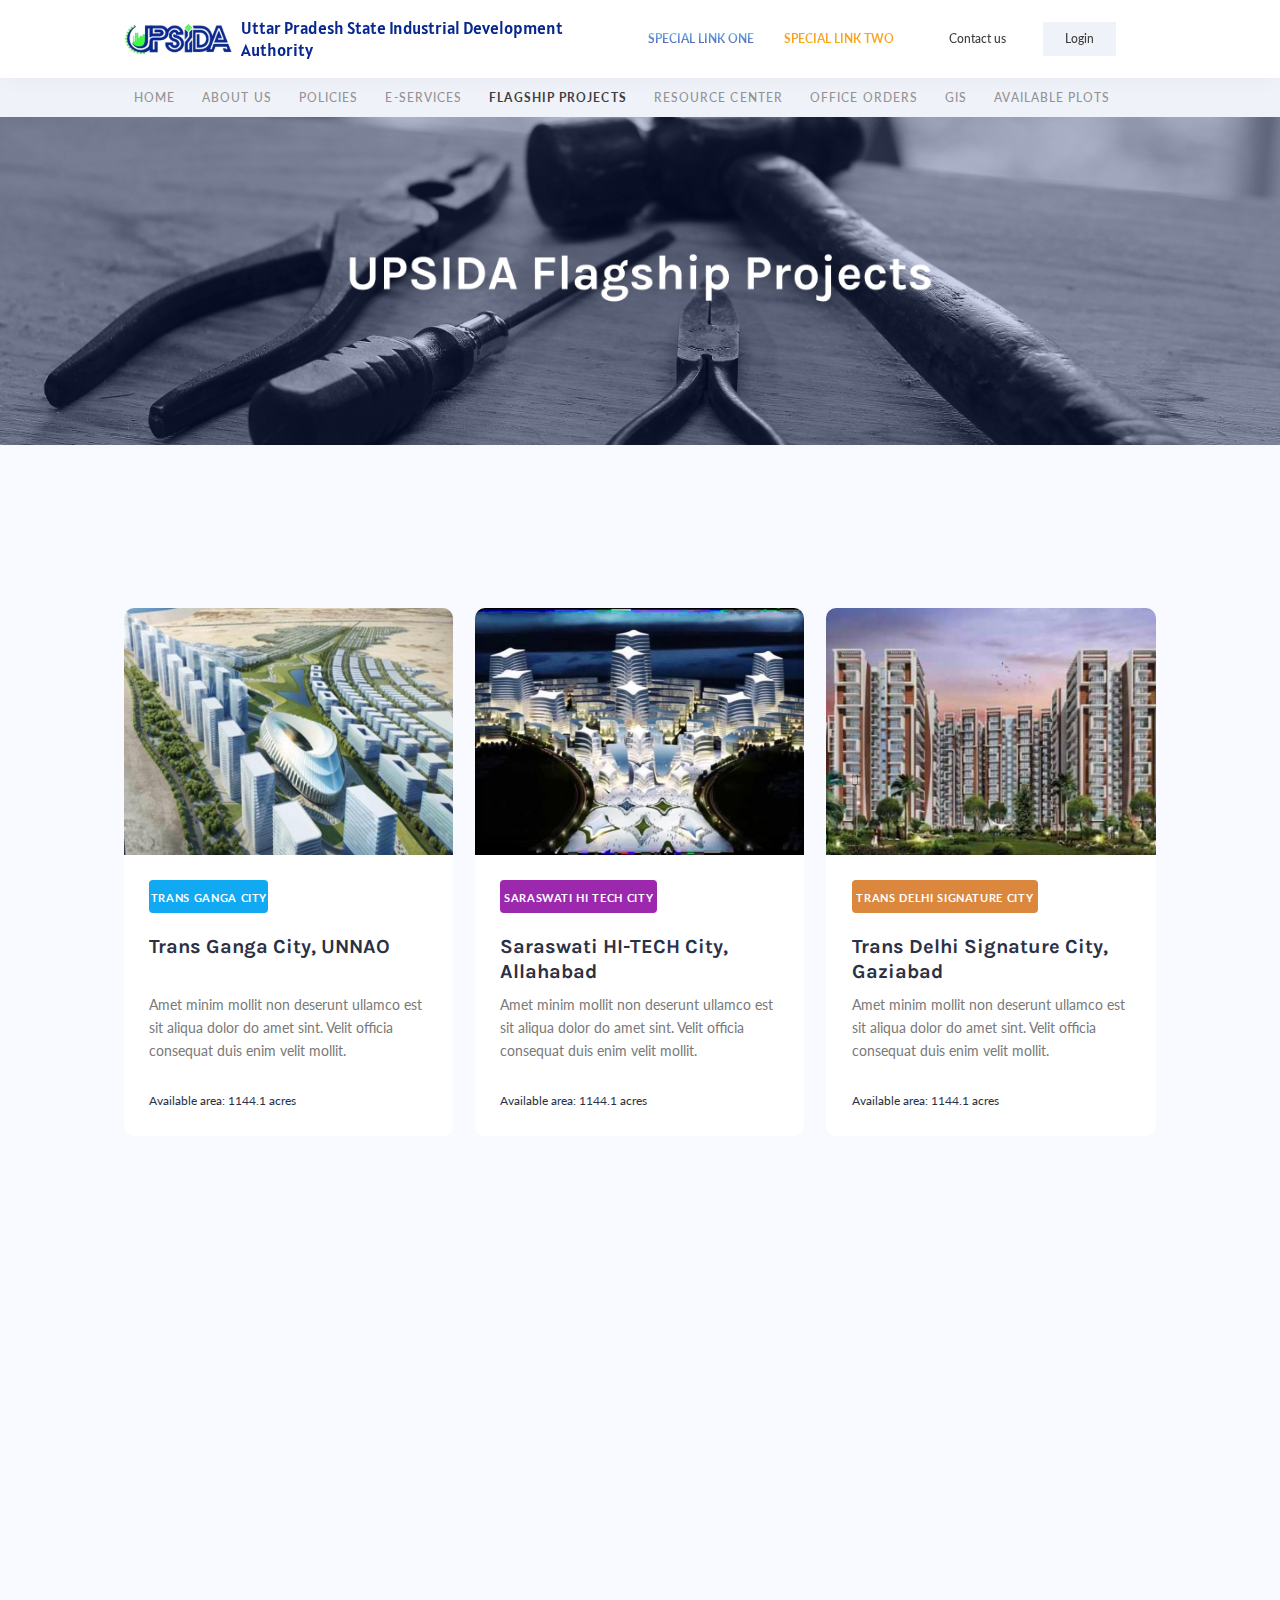
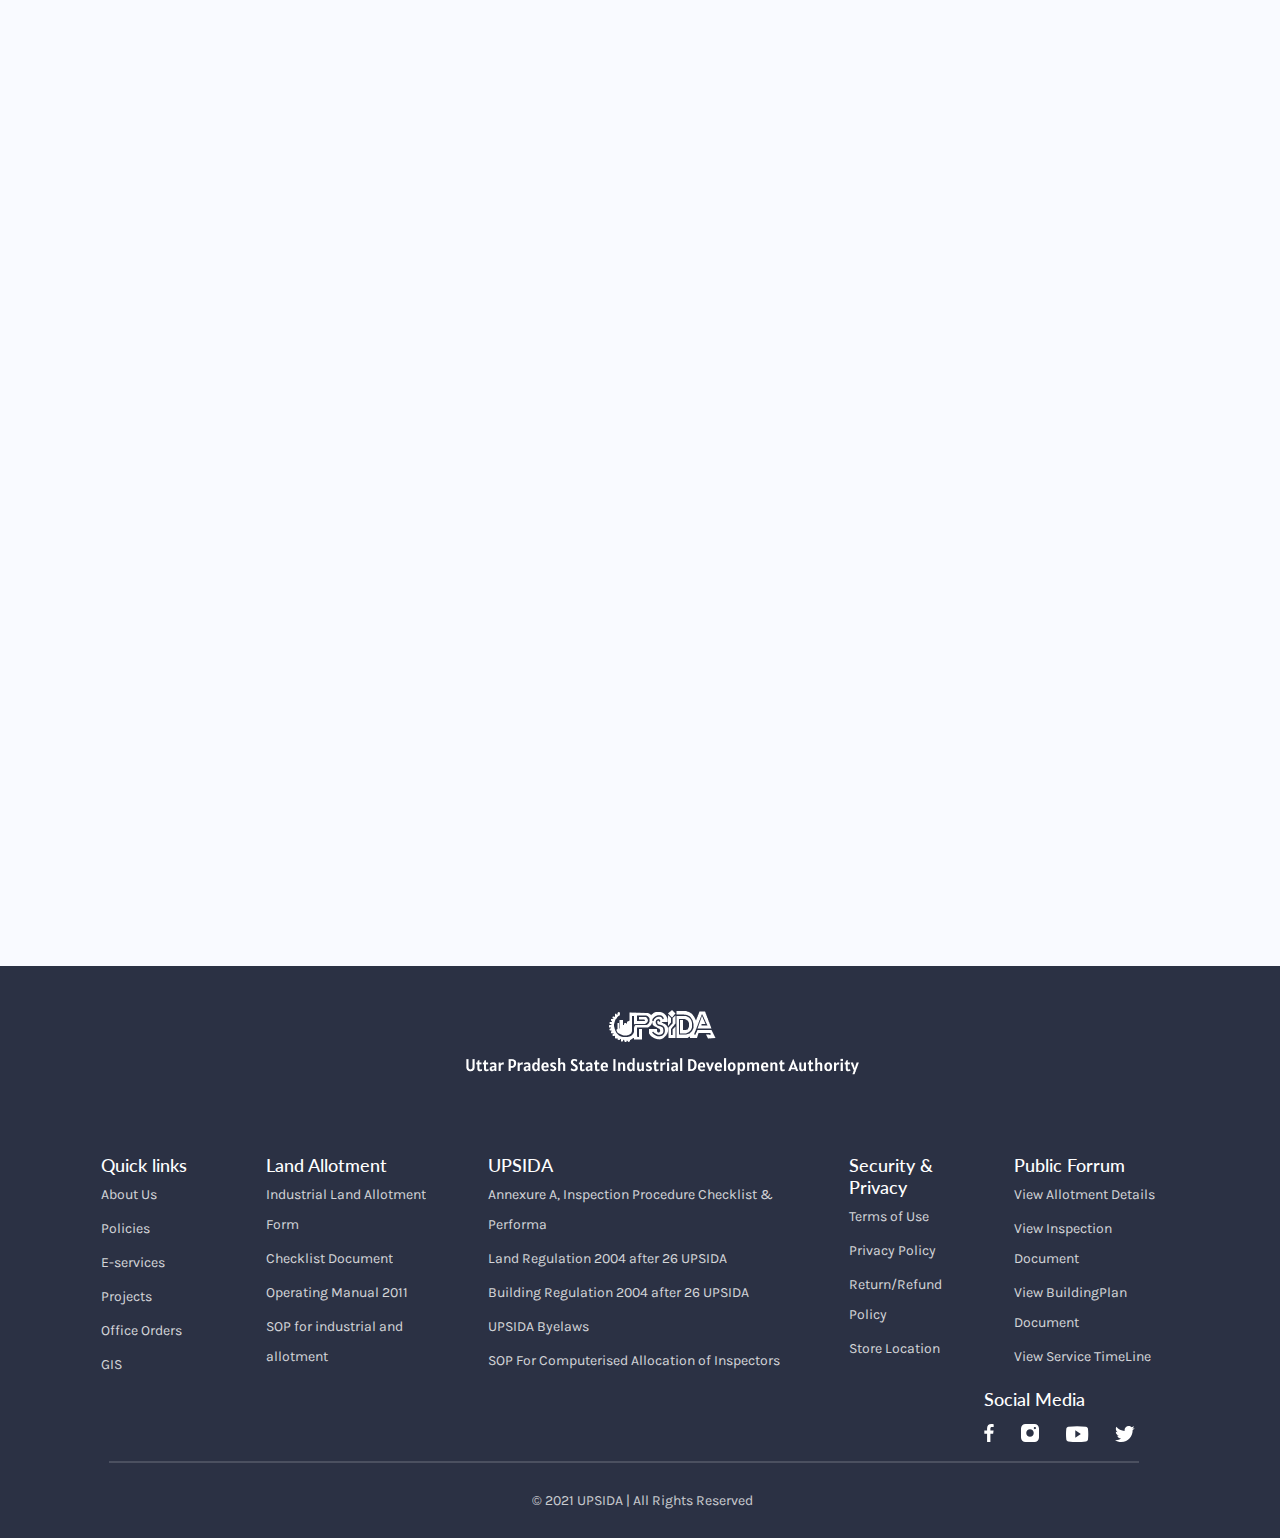
<file: flagship.html>
<!DOCTYPE html>
<html lang="en">
  <head>
    <meta charset="UTF-8" />
    <meta http-equiv="X-UA-Compatible" content="IE=edge" />
    <meta name="viewport" content="width=device-width, initial-scale=1.0" />
    <title>UPSIDA Flagship Projects</title>
    <link rel="stylesheet" href="css/normalize.css" />
    <link rel="stylesheet" href="css/styles.css" />
    <link rel="stylesheet" href="css/animation.css" />
    <script src="/script/main.js"></script>

    <!-- Google Fonts -->
    <link
      href="https://fonts.googleapis.com/css?family=Lato|Karla|Alatsi|Noto Sans JP|Inter|Roboto"
      rel="stylesheet"
    />

    <!-- Jquery for navbar and footer -->
    <script
      src="https://code.jquery.com/jquery-3.6.0.min.js"
      integrity="sha256-/xUj+3OJU5yExlq6GSYGSHk7tPXikynS7ogEvDej/m4="
      crossorigin="anonymous"
    ></script>
    <!-- Loading Navbar & Footer -->
    <script>
      $(function () {
        $("#navbar").load("navbar.html");
      });
      $(function () {
        $("#footer").load("footer.html");
      });
    </script>
    <!-- Animation -->
    <link rel="stylesheet" href="https://unpkg.com/aos@next/dist/aos.css" />
  </head>

  <body style="background: #f9faff">
    <!-- <div id="navbar"></div> -->
    <!-- Navbar -->
    <nav class="nav">
      <div class="nav__logo">
        <img src="/images/logo.svg" alt="website logo" />
      </div>
      <div class="logo--title logo--and--special">
        Uttar Pradesh State Industrial Development Authority
      </div>
      <div class="special--link logo--and--special">
        <a class="link1" href="">special link one</a>
        <a class="link2" href="">special link two</a>
      </div>

      <div class="help logo--and--special">
        <a class="contact" href="">Contact us</a>
        <a class="login" href="">Login</a>
      </div>
    </nav>

    <div class="back--nav">
      <nav class="bottom--nav">
        <div class="list__item">
          <a class="nav--link" href="/index.html">HOME</a>
        </div>
        <div class="list__item">
          <a class="nav--link" href="/about.html">ABOUT US</a>
        </div>
        <div class="list__item">
          <a class="nav--link" href="/policies.html">POLICIES</a>
        </div>
        <div class="list__item">
          <a class="nav--link" href="/eservices.html">E-SERVICES</a>
        </div>
        <div class="list__item">
          <a class="nav--link active" href="/flagship.html"
            >FLAGSHIP PROJECTS</a
          >
        </div>
        <div class="list__item">
          <a class="nav--link dropbtn" onclick="myFunction()">
            RESOURCE CENTER
          </a>
        </div>
        <div class="list__item">
          <a class="nav--link" href="/officeOrders.html">OFFICE ORDERS</a>
        </div>
        <div class="list__item">
          <a class="nav--link" href="/error.html">GIS</a>
        </div>
        <div class="list__item">
          <a class="nav--link" href="/error.html">AVAILABLE PLOTS</a>
        </div>
      </nav>
    </div>

    <div class="dropdown-content" id="myDropdown">
      <div class="line"></div>
      <div class="content">
        <div class="resource--heading">
          <div class="resource--tag">Our recent links</div>
          <div class="resource--title">Resource Center</div>
        </div>

        <!-- <div class="doc--table"> -->
        <table class="documents--table">
          <thead class="document--header">
            <tr>
              <th>DOCUMENTS</th>
            </tr>
          </thead>

          <tbody class="document--body">
            <tr>
              <td>
                <a
                  href="/error.html"
                  class="remove_link_decoration remove_resource_padding"
                  >Industrial area operating process</a
                >
              </td>
            </tr>
            <tr>
              <td>
                <a
                  href="/error.html"
                  class="remove_link_decoration remove_resource_padding"
                  >Operating Manual</a
                >
              </td>
            </tr>
            <tr>
              <td>
                <a
                  href="/error.html"
                  class="remove_link_decoration remove_resource_padding"
                  >Document For approval of building plans</a
                >
              </td>
            </tr>
            <tr>
              <td>
                <a
                  href="/error.html"
                  class="remove_link_decoration remove_resource_padding"
                  >Present Rates</a
                >
              </td>
            </tr>
            <tr>
              <td>
                <a
                  href="/error.html"
                  class="remove_link_decoration remove_resource_padding"
                  >Condition For tenders</a
                >
              </td>
            </tr>
            <tr>
              <td>
                <a
                  href="/error.html"
                  class="remove_link_decoration remove_resource_padding"
                  >Allotment application form</a
                >
              </td>
            </tr>
            <tr>
              <td>
                <a
                  href="/error.html"
                  class="remove_link_decoration remove_resource_padding"
                  >Service Rules</a
                >
              </td>
            </tr>
          </tbody>
        </table>
        <!-- </div> -->

        <table class="upsida--table">
          <thead class="document--header">
            <tr>
              <th>UPSIDA</th>
            </tr>
          </thead>
          <tbody class="document--body">
            <tr>
              <td>
                <a
                  href="/error.html"
                  class="remove_link_decoration remove_resource_padding"
                  >By laws of UPSIDA</a
                >
              </td>
            </tr>
            <tr>
              <td>
                <a
                  href="/error.html"
                  class="remove_link_decoration remove_resource_padding"
                  >Amendment in UPSIDA Land Development & Building Regulation
                  2018</a
                >
              </td>
            </tr>
            <tr>
              <td>
                <a
                  href="/error.html"
                  class="remove_link_decoration remove_resource_padding"
                  >Second Amendment in UPSIDA Land Development</a
                >
              </td>
            </tr>
          </tbody>
        </table>

        <table class="pages--table">
          <thead class="document--header">
            <tr>
              <th>PAGES</th>
            </tr>
          </thead>
          <tbody class="document--body">
            <tr>
              <td>
                <a
                  href="/officeOrders.html"
                  class="remove_link_decoration"
                  target="_blank"
                  >Office Orders</a
                >
              </td>
            </tr>
            <tr>
              <td>
                <a
                  href="/error.html"
                  class="remove_link_decoration remove_resource_padding"
                  >Development Process</a
                >
              </td>
            </tr>
          </tbody>
        </table>
      </div>
    </div>

    <!-- Flagship image -->
    <div class="top_image">
      <img class="top_image_width" src="images/flagship--pic1.svg" alt="" />
    </div>

    <div class="flagship_grid">
      <div class="cards text-pop-up-top" data-aos="fade-up">
        <a
          href="/transGangaProject.html"
          class="remove_link_decoration"
          target="_blank"
        >
          <div>
            <img
              src="/images/trans ganga city.jpg"
              alt="Trans Ganga City image"
              class="cards_image"
            />
          </div>
          <div class="project--tag project--tag1">TRANS GANGA CITY</div>
          <div class="project--title">Trans Ganga City, UNNAO</div>
          <div class="project--desc">
            Amet minim mollit non deserunt ullamco est sit aliqua dolor do amet
            sint. Velit officia consequat duis enim velit mollit.
          </div>
        </a>
        <div class="flagship--area">Available area: 1144.1 acres</div>
      </div>

      <div class="cards text-pop-up-top" data-aos="fade-up">
        <a href="#" class="remove_link_decoration">
          <div>
            <img
              src="/images/Saraswati Hi Tech City.jpg"
              alt="Saraswati Hi Tech City image"
              class="cards_image"
            />
          </div>
          <div class="project--tag project--tag2">SARASWATI HI TECH CITY</div>
          <div class="project--title">Saraswati HI-TECH City, Allahabad</div>
          <div class="project--desc">
            Amet minim mollit non deserunt ullamco est sit aliqua dolor do amet
            sint. Velit officia consequat duis enim velit mollit.
          </div>
          <div class="flagship--area">Available area: 1144.1 acres</div>
        </a>
      </div>

      <div class="cards text-pop-up-top" data-aos="fade-up">
        <a href="" class="remove_link_decoration">
          <div>
            <img
              src="/images/trans delhi signature city.jpg"
              alt="Trans Delhi Signature City image"
              class="cards_image"
            />
          </div>
          <div class="project--tag project--tag3">
            TRANS DELHI SIGNATURE CITY
          </div>
          <div class="project--title">Trans Delhi Signature City, Gaziabad</div>
          <div class="project--desc">
            Amet minim mollit non deserunt ullamco est sit aliqua dolor do amet
            sint. Velit officia consequat duis enim velit mollit.
          </div>
          <div class="flagship--area">Available area: 1144.1 acres</div>
        </a>
      </div>

      <div class="cards text-pop-up-top" data-aos="fade-up">
        <a href="" class="remove_link_decoration">
          <div>
            <img
              src="/images/plastic city.jpg"
              alt="Plastic City image"
              class="cards_image"
            />
          </div>
          <div class="project--tag project--tag4">PLASTIC CITY</div>
          <div class="project--title">Plastic City, AURAIA</div>
          <div class="project--desc">
            Amet minim mollit non deserunt ullamco est sit aliqua dolor do amet
            sint. Velit officia consequat duis enim velit mollit.
          </div>
          <div class="flagship--area">Available area: 1144.1 acres</div>
        </a>
      </div>

      <div class="cards text-pop-up-top" data-aos="fade-up">
        <a href="" class="remove_link_decoration">
          <div>
            <img
              src="/images/akic.jpg"
              alt="Amritsar Kolkata Industrial Corridor image"
              class="cards_image"
            />
          </div>
          <div class="project--tag project--tag5">AKIC</div>
          <div class="project--title">Amritsar Kolkata Industrial Corridor</div>
          <div class="project--desc">
            Amet minim mollit non deserunt ullamco est sit aliqua dolor do amet
            sint. Velit officia consequat duis enim velit mollit.
          </div>
          <div class="flagship--area">Available area: 1144.1 acres</div>
        </a>
      </div>

      <div class="cards text-pop-up-top" data-aos="fade-up">
        <a href="" class="remove_link_decoration">
          <div>
            <img
              src="/images/perfume park.jpg"
              alt="Perfume Park image"
              class="cards_image"
            />
          </div>
          <div class="project--tag project--tag6">PERFUME PARK</div>
          <div class="project--title">Perfume Park, Kannauj</div>
          <div class="project--desc">
            Amet minim mollit non deserunt ullamco est sit aliqua dolor do amet
            sint. Velit officia consequat duis enim velit mollit.
          </div>
          <div class="flagship--area">Available area: 1144.1 acres</div>
        </a>
      </div>
      <div class="cards text-pop-up-top" data-aos="fade-up">
        <a href="/transGangaProject.html" class="remove_link_decoration">
          <div>
            <img
              src="/images/trans ganga city.jpg"
              alt="Trans Ganga City image"
              class="cards_image"
            />
          </div>
          <div class="project--tag project--tag1">TRANS GANGA CITY</div>
          <div class="project--title">Trans Ganga City, UNNAO</div>
          <div class="project--desc">
            Amet minim mollit non deserunt ullamco est sit aliqua dolor do amet
            sint. Velit officia consequat duis enim velit mollit.
          </div>
        </a>
        <div class="flagship--area">Available area: 1144.1 acres</div>
      </div>

      <div class="cards text-pop-up-top" data-aos="fade-up">
        <a href="#" class="remove_link_decoration">
          <div>
            <img
              src="/images/Saraswati Hi Tech City.jpg"
              alt="Saraswati Hi Tech City image"
              class="cards_image"
            />
          </div>
          <div class="project--tag project--tag2">SARASWATI HI TECH CITY</div>
          <div class="project--title">Saraswati HI-TECH City, Allahabad</div>
          <div class="project--desc">
            Amet minim mollit non deserunt ullamco est sit aliqua dolor do amet
            sint. Velit officia consequat duis enim velit mollit.
          </div>
          <div class="flagship--area">Available area: 1144.1 acres</div>
        </a>
      </div>
    </div>

    <h2 class="flagship_heading" data-aos="fade-up">
      Industrial Areas of UPSIDA
    </h2>

    <div id="footer"></div>

    <!-- Script for animation -->
    <script src="https://unpkg.com/aos@next/dist/aos.js"></script>
    <script>
      AOS.init();
    </script>
  </body>
</html>
</file>
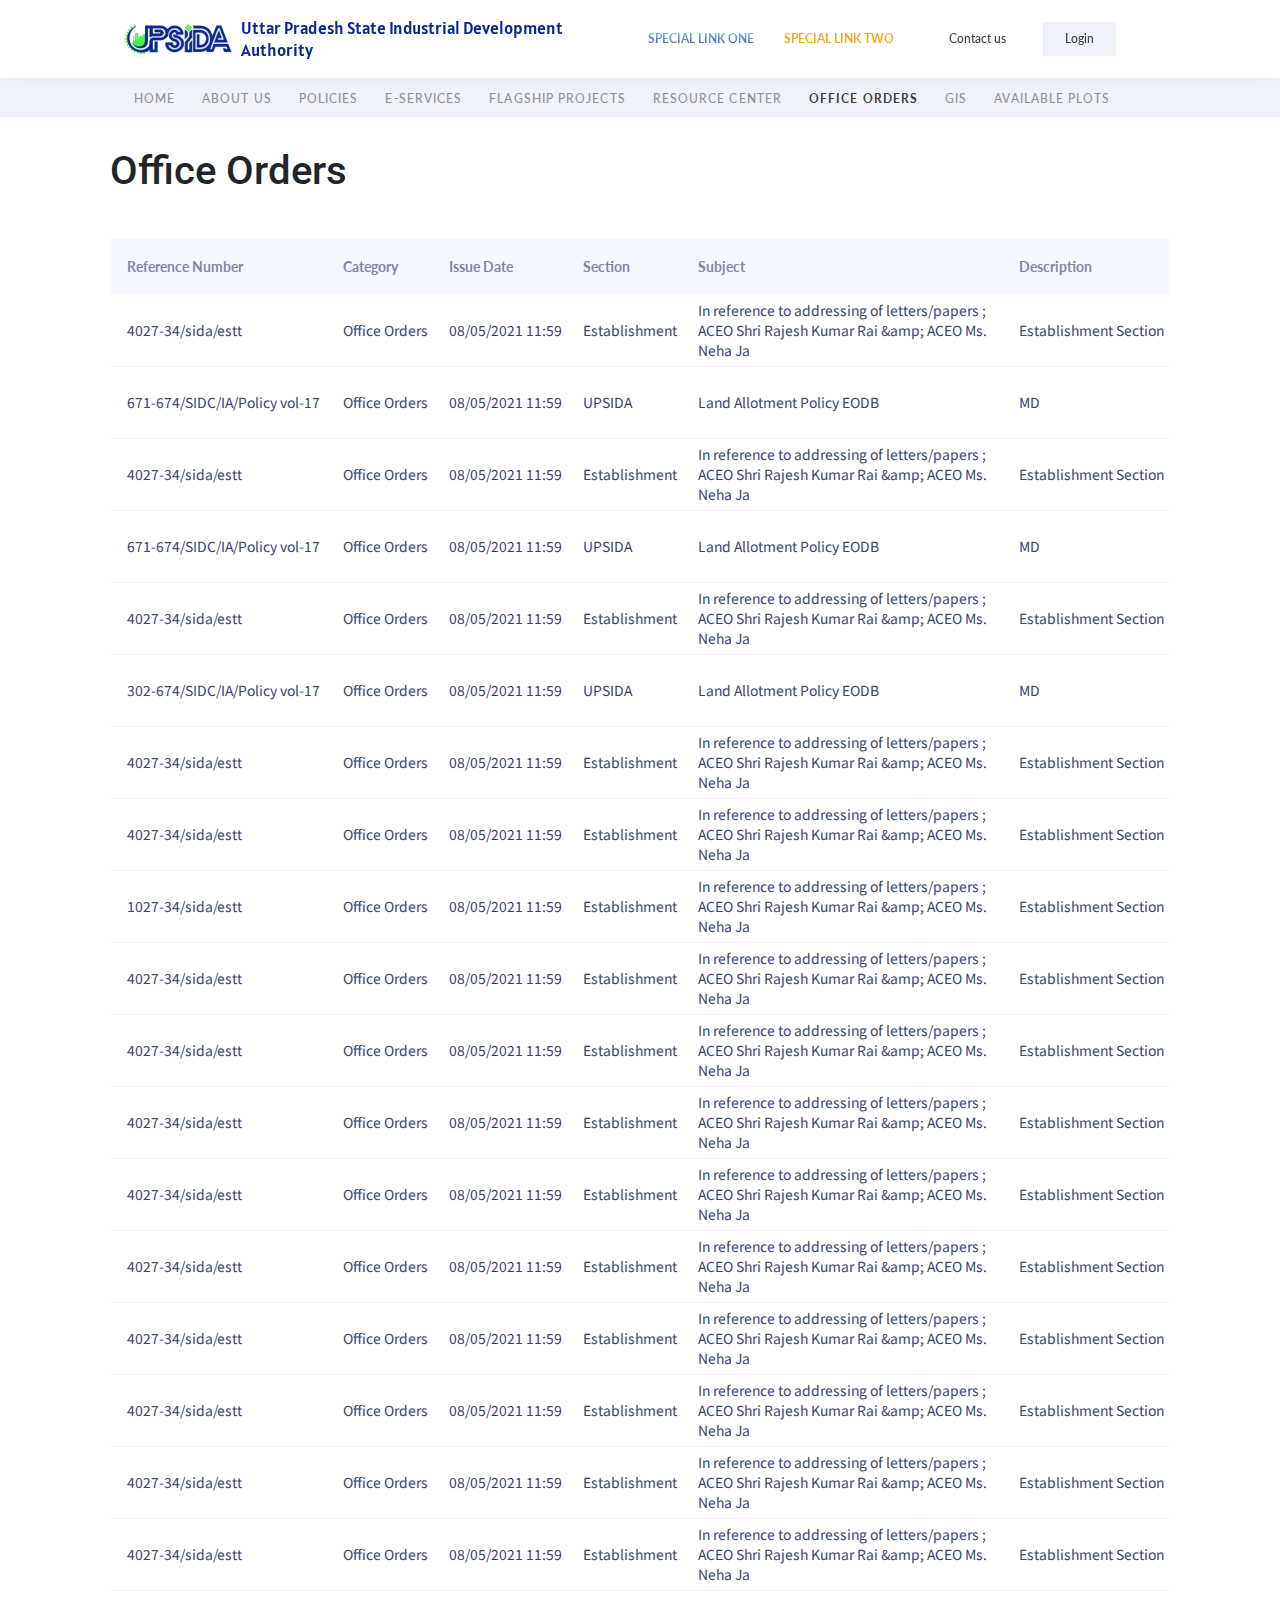
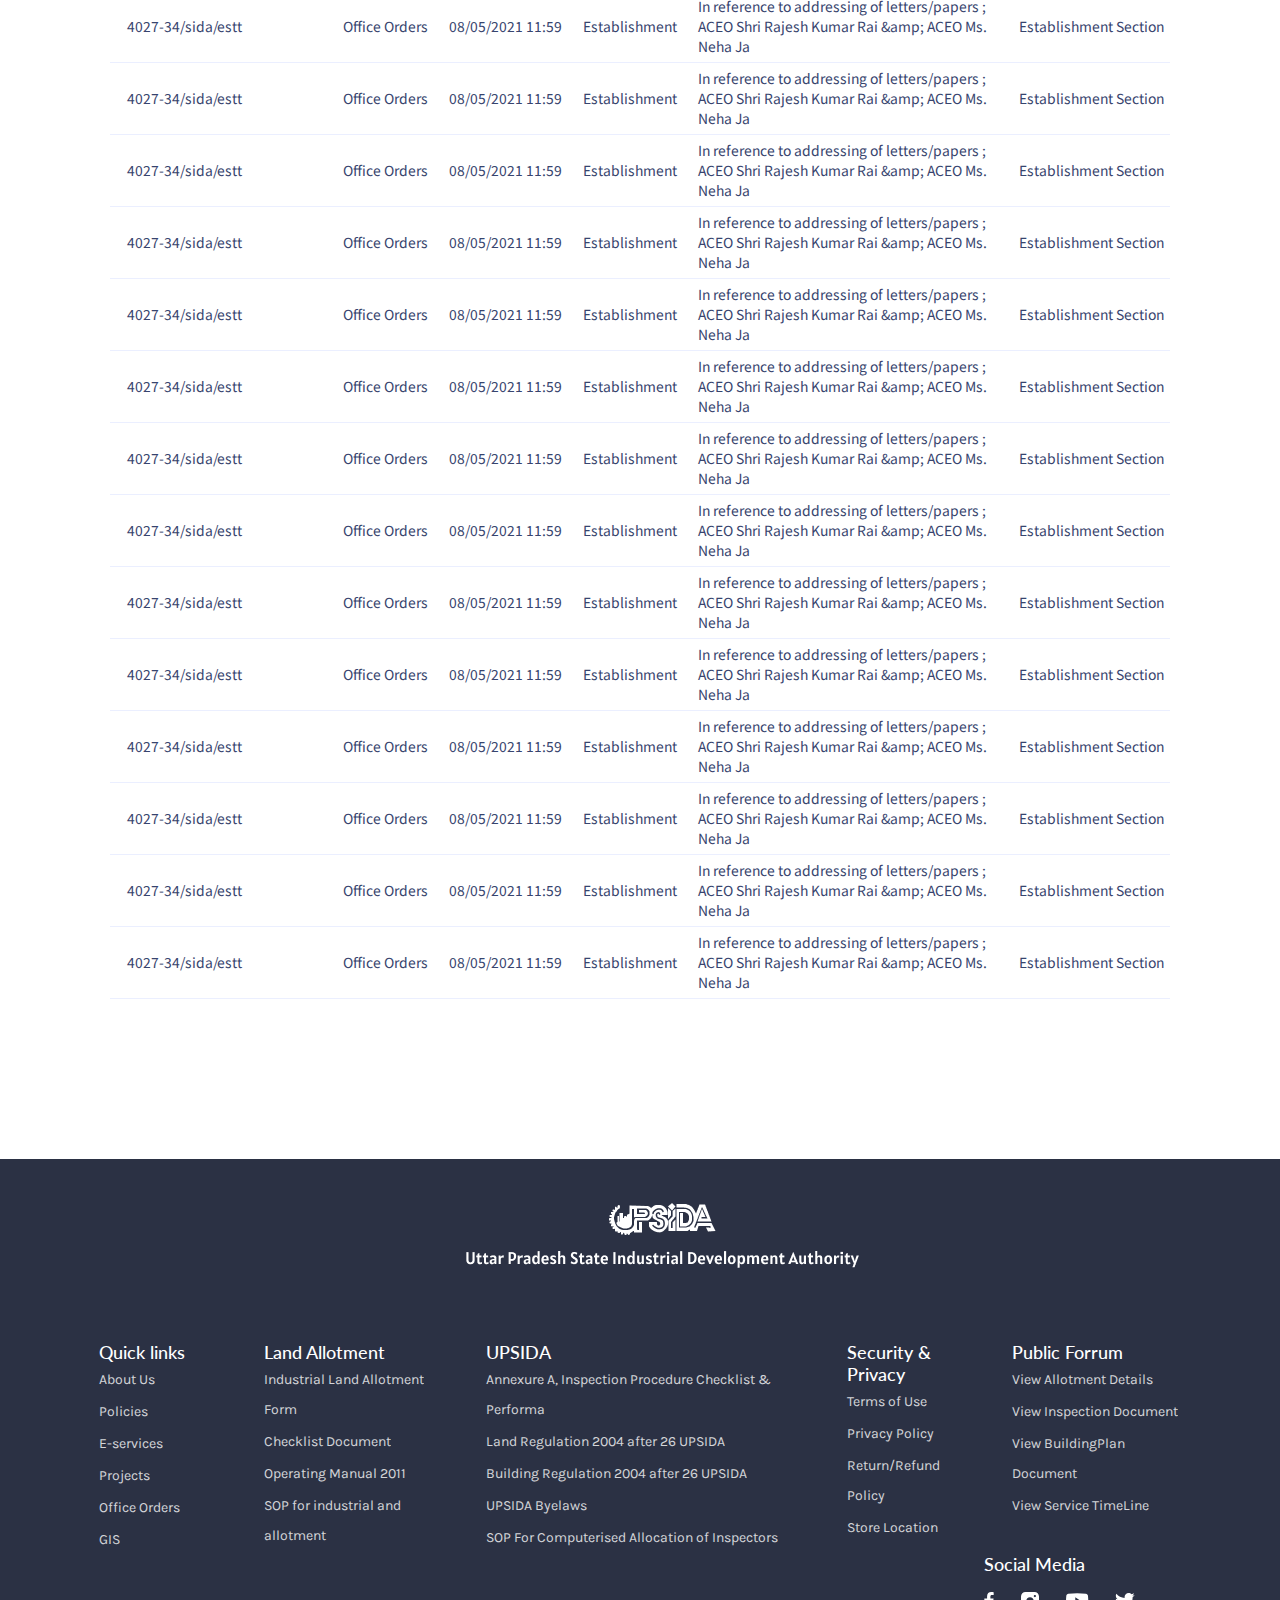
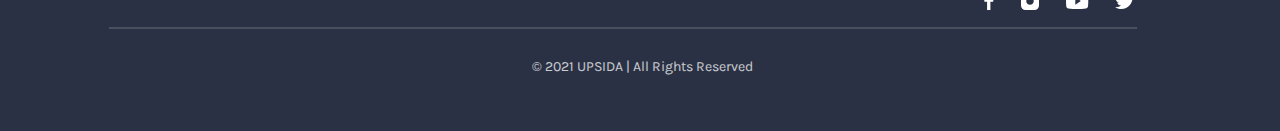
<file: officeOrders.html>
<!DOCTYPE html>
<html lang="en">
  <head>
    <meta charset="UTF-8" />
    <meta http-equiv="X-UA-Compatible" content="IE=edge" />
    <meta name="viewport" content="width=device-width, initial-scale=1.0" />
    <title>Office Orders</title>
    <link rel="stylesheet" href="/css/normalize.css" />
    <link rel="stylesheet" href="/css/styles.css" />
    <link
      href="https://fonts.googleapis.com/css?family=Karla"
      rel="stylesheet"
    />
    <link
      href="https://fonts.googleapis.com/css?family=Lato"
      rel="stylesheet"
    />
    <script src="/script/main.js"></script>
    <!-- Jquery for navbar and footer -->
    <script
      src="https://code.jquery.com/jquery-3.6.0.min.js"
      integrity="sha256-/xUj+3OJU5yExlq6GSYGSHk7tPXikynS7ogEvDej/m4="
      crossorigin="anonymous"
    ></script>
    <!-- Loading Navbar & Footer -->
    <script>
      $(function () {
        $("#navbar").load("navbar.html");
      });
      $(function () {
        $("#footer").load("footer.html");
      });
    </script>
    <link
      rel="stylesheet"
      href="https://maxcdn.bootstrapcdn.com/bootstrap/4.5.2/css/bootstrap.min.css"
    />
    <link
      rel="stylesheet"
      href="https://cdn.datatables.net/1.10.19/css/dataTables.bootstrap4.min.css"
    />
    <link
      href="https://fonts.googleapis.com/css?family=Lato|Karla|Alatsi|Noto Sans JP|Inter|Roboto"
      rel="stylesheet"
    />
  </head>
  <body>
    <!-- Navbar -->
    <nav class="nav">
      <div class="nav__logo">
        <img src="/images/logo.svg" alt="website logo" />
      </div>
      <div class="logo--title logo--and--special">
        Uttar Pradesh State Industrial Development Authority
      </div>
      <div class="special--link logo--and--special">
        <a class="link1" href="">special link one</a>
        <a class="link2" href="">special link two</a>
      </div>

      <div class="help logo--and--special">
        <a class="contact" href="">Contact us</a>
        <a class="login" href="">Login</a>
      </div>
    </nav>

    <div class="back--nav">
      <nav class="bottom--nav">
        <div class="list__item">
          <a class="nav--link" href="/index.html">HOME</a>
        </div>
        <div class="list__item">
          <a class="nav--link" href="/about.html">ABOUT US</a>
        </div>
        <div class="list__item">
          <a class="nav--link" href="/policies.html">POLICIES</a>
        </div>
        <div class="list__item">
          <a class="nav--link" href="/eservices.html">E-SERVICES</a>
        </div>
        <div class="list__item">
          <a class="nav--link" href="/flagship.html">FLAGSHIP PROJECTS</a>
        </div>
        <div class="list__item">
          <a class="nav--link dropbtn" onclick="myFunction()">
            RESOURCE CENTER
          </a>
        </div>
        <div class="list__item">
          <a class="nav--link active" href="/officeOrders.html"
            >OFFICE ORDERS</a
          >
        </div>
        <div class="list__item">
          <a class="nav--link" href="/error.html">GIS</a>
        </div>
        <div class="list__item">
          <a class="nav--link" href="/error.html">AVAILABLE PLOTS</a>
        </div>
      </nav>
    </div>

    <div class="dropdown-content" id="myDropdown">
      <div class="line"></div>
      <div class="content">
        <div class="resource--heading">
          <div class="resource--tag">Our recent links</div>
          <div class="resource--title">Resource Center</div>
        </div>

        <!-- <div class="doc--table"> -->
        <table class="documents--table">
          <thead class="document--header">
            <tr>
              <th>DOCUMENTS</th>
            </tr>
          </thead>

          <tbody class="document--body">
            <tr>
              <td>
                <a
                  href="/error.html"
                  class="remove_link_decoration remove_resource_padding"
                  >Industrial area operating process</a
                >
              </td>
            </tr>
            <tr>
              <td>
                <a
                  href="/error.html"
                  class="remove_link_decoration remove_resource_padding"
                  >Operating Manual</a
                >
              </td>
            </tr>
            <tr>
              <td>
                <a
                  href="/error.html"
                  class="remove_link_decoration remove_resource_padding"
                  >Document For approval of building plans</a
                >
              </td>
            </tr>
            <tr>
              <td>
                <a
                  href="/error.html"
                  class="remove_link_decoration remove_resource_padding"
                  >Present Rates</a
                >
              </td>
            </tr>
            <tr>
              <td>
                <a
                  href="/error.html"
                  class="remove_link_decoration remove_resource_padding"
                  >Condition For tenders</a
                >
              </td>
            </tr>
            <tr>
              <td>
                <a
                  href="/error.html"
                  class="remove_link_decoration remove_resource_padding"
                  >Allotment application form</a
                >
              </td>
            </tr>
            <tr>
              <td>
                <a
                  href="/error.html"
                  class="remove_link_decoration remove_resource_padding"
                  >Service Rules</a
                >
              </td>
            </tr>
          </tbody>
        </table>
        <!-- </div> -->

        <table class="upsida--table">
          <thead class="document--header">
            <tr>
              <th>UPSIDA</th>
            </tr>
          </thead>
          <tbody class="document--body">
            <tr>
              <td>
                <a
                  href="/error.html"
                  class="remove_link_decoration remove_resource_padding"
                  >By laws of UPSIDA</a
                >
              </td>
            </tr>
            <tr>
              <td>
                <a
                  href="/error.html"
                  class="remove_link_decoration remove_resource_padding"
                  >Amendment in UPSIDA Land Development & Building Regulation
                  2018</a
                >
              </td>
            </tr>
            <tr>
              <td>
                <a
                  href="/error.html"
                  class="remove_link_decoration remove_resource_padding"
                  >Second Amendment in UPSIDA Land Development</a
                >
              </td>
            </tr>
          </tbody>
        </table>

        <table class="pages--table">
          <thead class="document--header">
            <tr>
              <th>PAGES</th>
            </tr>
          </thead>
          <tbody class="document--body">
            <tr>
              <td>
                <a
                  href="/officeOrders.html"
                  class="remove_link_decoration"
                  target="_blank"
                  >Office Orders</a
                >
              </td>
            </tr>
            <tr>
              <td>
                <a
                  href="/error.html"
                  class="remove_link_decoration remove_resource_padding"
                  >Development Process</a
                >
              </td>
            </tr>
          </tbody>
        </table>
      </div>
    </div>

    <div class="office--title">
      <h1>Office Orders</h1>
    </div>

    <div class="mb-3 office--table">
      <table class="mydatatable" style="width: 100%">
        <thead class="office--header">
          <tr>
            <th class="office--data">Reference Number</th>
            <th class="office--data">Category</th>
            <th class="office--data">Issue Date</th>
            <th class="office--data">Section</th>
            <th class="office--data">Subject</th>
            <th class="office--data">Description</th>
          </tr>
        </thead>
        <tbody class="office--body">
          <tr>
            <td class="office--body--data">4027-34/sida/estt</td>
            <td class="office--body--data">Office Orders</td>
            <td class="office--body--data">08/05/2021 11:59</td>
            <td class="office--body--data">Establishment</td>
            <td class="sub office--body--data">
              In reference to addressing of letters/papers ; ACEO Shri Rajesh
              Kumar Rai &amp;amp; ACEO Ms. Neha Ja
            </td>
            <td class="office--body--data">Establishment Section</td>
          </tr>
          <tr>
            <td class="office--body--data">671-674/SIDC/IA/Policy vol-17</td>
            <td class="office--body--data">Office Orders</td>
            <td class="office--body--data">08/05/2021 11:59</td>
            <td class="office--body--data">UPSIDA</td>
            <td class="sub office--body--data">Land Allotment Policy EODB</td>
            <td class="office--body--data">MD</td>
          </tr>
          <tr>
            <td class="office--body--data">4027-34/sida/estt</td>
            <td class="office--body--data">Office Orders</td>
            <td class="office--body--data">08/05/2021 11:59</td>
            <td class="office--body--data">Establishment</td>
            <td class="sub office--body--data">
              In reference to addressing of letters/papers ; ACEO Shri Rajesh
              Kumar Rai &amp;amp; ACEO Ms. Neha Ja
            </td>
            <td class="office--body--data">Establishment Section</td>
          </tr>
          <tr>
            <td class="office--body--data">671-674/SIDC/IA/Policy vol-17</td>
            <td class="office--body--data">Office Orders</td>
            <td class="office--body--data">08/05/2021 11:59</td>
            <td class="office--body--data">UPSIDA</td>
            <td class="sub office--body--data">Land Allotment Policy EODB</td>
            <td class="office--body--data">MD</td>
          </tr>
          <tr>
            <td class="office--body--data">4027-34/sida/estt</td>
            <td class="office--body--data">Office Orders</td>
            <td class="office--body--data">08/05/2021 11:59</td>
            <td class="office--body--data">Establishment</td>
            <td class="sub office--body--data">
              In reference to addressing of letters/papers ; ACEO Shri Rajesh
              Kumar Rai &amp;amp; ACEO Ms. Neha Ja
            </td>
            <td class="office--body--data">Establishment Section</td>
          </tr>
          <tr>
            <td class="office--body--data">302-674/SIDC/IA/Policy vol-17</td>
            <td class="office--body--data">Office Orders</td>
            <td class="office--body--data">08/05/2021 11:59</td>
            <td class="office--body--data">UPSIDA</td>
            <td class="sub office--body--data">Land Allotment Policy EODB</td>
            <td class="office--body--data">MD</td>
          </tr>
          <tr>
            <td class="office--body--data">4027-34/sida/estt</td>
            <td class="office--body--data">Office Orders</td>
            <td class="office--body--data">08/05/2021 11:59</td>
            <td class="office--body--data">Establishment</td>
            <td class="sub office--body--data">
              In reference to addressing of letters/papers ; ACEO Shri Rajesh
              Kumar Rai &amp;amp; ACEO Ms. Neha Ja
            </td>
            <td class="office--body--data">Establishment Section</td>
          </tr>
          <tr>
            <td class="office--body--data">4027-34/sida/estt</td>
            <td class="office--body--data">Office Orders</td>
            <td class="office--body--data">08/05/2021 11:59</td>
            <td class="office--body--data">Establishment</td>
            <td class="sub office--body--data">
              In reference to addressing of letters/papers ; ACEO Shri Rajesh
              Kumar Rai &amp;amp; ACEO Ms. Neha Ja
            </td>
            <td class="office--body--data">Establishment Section</td>
          </tr>
          <tr>
            <td class="office--body--data">1027-34/sida/estt</td>
            <td class="office--body--data">Office Orders</td>
            <td class="office--body--data">08/05/2021 11:59</td>
            <td class="office--body--data">Establishment</td>
            <td class="sub office--body--data">
              In reference to addressing of letters/papers ; ACEO Shri Rajesh
              Kumar Rai &amp;amp; ACEO Ms. Neha Ja
            </td>
            <td class="office--body--data">Establishment Section</td>
          </tr>
          <tr>
            <td class="office--body--data">4027-34/sida/estt</td>
            <td class="office--body--data">Office Orders</td>
            <td class="office--body--data">08/05/2021 11:59</td>
            <td class="office--body--data">Establishment</td>
            <td class="sub office--body--data">
              In reference to addressing of letters/papers ; ACEO Shri Rajesh
              Kumar Rai &amp;amp; ACEO Ms. Neha Ja
            </td>
            <td class="office--body--data">Establishment Section</td>
          </tr>
          <tr>
            <td class="office--body--data">4027-34/sida/estt</td>
            <td class="office--body--data">Office Orders</td>
            <td class="office--body--data">08/05/2021 11:59</td>
            <td class="office--body--data">Establishment</td>
            <td class="sub office--body--data">
              In reference to addressing of letters/papers ; ACEO Shri Rajesh
              Kumar Rai &amp;amp; ACEO Ms. Neha Ja
            </td>
            <td class="office--body--data">Establishment Section</td>
          </tr>
          <tr>
            <td class="office--body--data">4027-34/sida/estt</td>
            <td class="office--body--data">Office Orders</td>
            <td class="office--body--data">08/05/2021 11:59</td>
            <td class="office--body--data">Establishment</td>
            <td class="sub office--body--data">
              In reference to addressing of letters/papers ; ACEO Shri Rajesh
              Kumar Rai &amp;amp; ACEO Ms. Neha Ja
            </td>
            <td class="office--body--data">Establishment Section</td>
          </tr>
          <tr>
            <td class="office--body--data">4027-34/sida/estt</td>
            <td class="office--body--data">Office Orders</td>
            <td class="office--body--data">08/05/2021 11:59</td>
            <td class="office--body--data">Establishment</td>
            <td class="sub office--body--data">
              In reference to addressing of letters/papers ; ACEO Shri Rajesh
              Kumar Rai &amp;amp; ACEO Ms. Neha Ja
            </td>
            <td class="office--body--data">Establishment Section</td>
          </tr>
          <tr>
            <td class="office--body--data">4027-34/sida/estt</td>
            <td class="office--body--data">Office Orders</td>
            <td class="office--body--data">08/05/2021 11:59</td>
            <td class="office--body--data">Establishment</td>
            <td class="sub office--body--data">
              In reference to addressing of letters/papers ; ACEO Shri Rajesh
              Kumar Rai &amp;amp; ACEO Ms. Neha Ja
            </td>
            <td class="office--body--data">Establishment Section</td>
          </tr>
          <tr>
            <td class="office--body--data">4027-34/sida/estt</td>
            <td class="office--body--data">Office Orders</td>
            <td class="office--body--data">08/05/2021 11:59</td>
            <td class="office--body--data">Establishment</td>
            <td class="sub office--body--data">
              In reference to addressing of letters/papers ; ACEO Shri Rajesh
              Kumar Rai &amp;amp; ACEO Ms. Neha Ja
            </td>
            <td class="office--body--data">Establishment Section</td>
          </tr>
          <tr>
            <td class="office--body--data">4027-34/sida/estt</td>
            <td class="office--body--data">Office Orders</td>
            <td class="office--body--data">08/05/2021 11:59</td>
            <td class="office--body--data">Establishment</td>
            <td class="sub office--body--data">
              In reference to addressing of letters/papers ; ACEO Shri Rajesh
              Kumar Rai &amp;amp; ACEO Ms. Neha Ja
            </td>
            <td class="office--body--data">Establishment Section</td>
          </tr>
          <tr>
            <td class="office--body--data">4027-34/sida/estt</td>
            <td class="office--body--data">Office Orders</td>
            <td class="office--body--data">08/05/2021 11:59</td>
            <td class="office--body--data">Establishment</td>
            <td class="sub office--body--data">
              In reference to addressing of letters/papers ; ACEO Shri Rajesh
              Kumar Rai &amp;amp; ACEO Ms. Neha Ja
            </td>
            <td class="office--body--data">Establishment Section</td>
          </tr>
          <tr>
            <td class="office--body--data">4027-34/sida/estt</td>
            <td class="office--body--data">Office Orders</td>
            <td class="office--body--data">08/05/2021 11:59</td>
            <td class="office--body--data">Establishment</td>
            <td class="sub office--body--data">
              In reference to addressing of letters/papers ; ACEO Shri Rajesh
              Kumar Rai &amp;amp; ACEO Ms. Neha Ja
            </td>
            <td class="office--body--data">Establishment Section</td>
          </tr>
          <tr>
            <td class="office--body--data">4027-34/sida/estt</td>
            <td class="office--body--data">Office Orders</td>
            <td class="office--body--data">08/05/2021 11:59</td>
            <td class="office--body--data">Establishment</td>
            <td class="sub office--body--data">
              In reference to addressing of letters/papers ; ACEO Shri Rajesh
              Kumar Rai &amp;amp; ACEO Ms. Neha Ja
            </td>
            <td class="office--body--data">Establishment Section</td>
          </tr>
          <tr>
            <td class="office--body--data">4027-34/sida/estt</td>
            <td class="office--body--data">Office Orders</td>
            <td class="office--body--data">08/05/2021 11:59</td>
            <td class="office--body--data">Establishment</td>
            <td class="sub office--body--data">
              In reference to addressing of letters/papers ; ACEO Shri Rajesh
              Kumar Rai &amp;amp; ACEO Ms. Neha Ja
            </td>
            <td class="office--body--data">Establishment Section</td>
          </tr>
          <tr>
            <td class="office--body--data">4027-34/sida/estt</td>
            <td class="office--body--data">Office Orders</td>
            <td class="office--body--data">08/05/2021 11:59</td>
            <td class="office--body--data">Establishment</td>
            <td class="sub office--body--data">
              In reference to addressing of letters/papers ; ACEO Shri Rajesh
              Kumar Rai &amp;amp; ACEO Ms. Neha Ja
            </td>
            <td class="office--body--data">Establishment Section</td>
          </tr>
          <tr>
            <td class="office--body--data">4027-34/sida/estt</td>
            <td class="office--body--data">Office Orders</td>
            <td class="office--body--data">08/05/2021 11:59</td>
            <td class="office--body--data">Establishment</td>
            <td class="sub office--body--data">
              In reference to addressing of letters/papers ; ACEO Shri Rajesh
              Kumar Rai &amp;amp; ACEO Ms. Neha Ja
            </td>
            <td class="office--body--data">Establishment Section</td>
          </tr>
          <tr>
            <td class="office--body--data">4027-34/sida/estt</td>
            <td class="office--body--data">Office Orders</td>
            <td class="office--body--data">08/05/2021 11:59</td>
            <td class="office--body--data">Establishment</td>
            <td class="sub office--body--data">
              In reference to addressing of letters/papers ; ACEO Shri Rajesh
              Kumar Rai &amp;amp; ACEO Ms. Neha Ja
            </td>
            <td class="office--body--data">Establishment Section</td>
          </tr>
          <tr>
            <td class="office--body--data">4027-34/sida/estt</td>
            <td class="office--body--data">Office Orders</td>
            <td class="office--body--data">08/05/2021 11:59</td>
            <td class="office--body--data">Establishment</td>
            <td class="sub office--body--data">
              In reference to addressing of letters/papers ; ACEO Shri Rajesh
              Kumar Rai &amp;amp; ACEO Ms. Neha Ja
            </td>
            <td class="office--body--data">Establishment Section</td>
          </tr>
          <tr>
            <td class="office--body--data">4027-34/sida/estt</td>
            <td class="office--body--data">Office Orders</td>
            <td class="office--body--data">08/05/2021 11:59</td>
            <td class="office--body--data">Establishment</td>
            <td class="sub office--body--data">
              In reference to addressing of letters/papers ; ACEO Shri Rajesh
              Kumar Rai &amp;amp; ACEO Ms. Neha Ja
            </td>
            <td class="office--body--data">Establishment Section</td>
          </tr>
          <tr>
            <td class="office--body--data">4027-34/sida/estt</td>
            <td class="office--body--data">Office Orders</td>
            <td class="office--body--data">08/05/2021 11:59</td>
            <td class="office--body--data">Establishment</td>
            <td class="sub office--body--data">
              In reference to addressing of letters/papers ; ACEO Shri Rajesh
              Kumar Rai &amp;amp; ACEO Ms. Neha Ja
            </td>
            <td class="office--body--data">Establishment Section</td>
          </tr>
          <tr>
            <td class="office--body--data">4027-34/sida/estt</td>
            <td class="office--body--data">Office Orders</td>
            <td class="office--body--data">08/05/2021 11:59</td>
            <td class="office--body--data">Establishment</td>
            <td class="sub office--body--data">
              In reference to addressing of letters/papers ; ACEO Shri Rajesh
              Kumar Rai &amp;amp; ACEO Ms. Neha Ja
            </td>
            <td class="office--body--data">Establishment Section</td>
          </tr>
          <tr>
            <td class="office--body--data">4027-34/sida/estt</td>
            <td class="office--body--data">Office Orders</td>
            <td class="office--body--data">08/05/2021 11:59</td>
            <td class="office--body--data">Establishment</td>
            <td class="sub office--body--data">
              In reference to addressing of letters/papers ; ACEO Shri Rajesh
              Kumar Rai &amp;amp; ACEO Ms. Neha Ja
            </td>
            <td class="office--body--data">Establishment Section</td>
          </tr>
          <tr>
            <td class="office--body--data">4027-34/sida/estt</td>
            <td class="office--body--data">Office Orders</td>
            <td class="office--body--data">08/05/2021 11:59</td>
            <td class="office--body--data">Establishment</td>
            <td class="sub office--body--data">
              In reference to addressing of letters/papers ; ACEO Shri Rajesh
              Kumar Rai &amp;amp; ACEO Ms. Neha Ja
            </td>
            <td class="office--body--data">Establishment Section</td>
          </tr>
          <tr>
            <td class="office--body--data">4027-34/sida/estt</td>
            <td class="office--body--data">Office Orders</td>
            <td class="office--body--data">08/05/2021 11:59</td>
            <td class="office--body--data">Establishment</td>
            <td class="sub office--body--data">
              In reference to addressing of letters/papers ; ACEO Shri Rajesh
              Kumar Rai &amp;amp; ACEO Ms. Neha Ja
            </td>
            <td class="office--body--data">Establishment Section</td>
          </tr>
          <tr>
            <td class="office--body--data">4027-34/sida/estt</td>
            <td class="office--body--data">Office Orders</td>
            <td class="office--body--data">08/05/2021 11:59</td>
            <td class="office--body--data">Establishment</td>
            <td class="sub office--body--data">
              In reference to addressing of letters/papers ; ACEO Shri Rajesh
              Kumar Rai &amp;amp; ACEO Ms. Neha Ja
            </td>
            <td class="office--body--data">Establishment Section</td>
          </tr>
          <tr>
            <td class="office--body--data">4027-34/sida/estt</td>
            <td class="office--body--data">Office Orders</td>
            <td class="office--body--data">08/05/2021 11:59</td>
            <td class="office--body--data">Establishment</td>
            <td class="sub office--body--data">
              In reference to addressing of letters/papers ; ACEO Shri Rajesh
              Kumar Rai &amp;amp; ACEO Ms. Neha Ja
            </td>
            <td class="office--body--data">Establishment Section</td>
          </tr>
        </tbody>
        <tfoot></tfoot>
      </table>
    </div>

    <div id="footer"></div>

    <!-- jQuery library -->
    <script src="https://ajax.googleapis.com/ajax/libs/jquery/3.5.1/jquery.min.js"></script>

    <!-- Popper JS -->
    <script src="https://cdnjs.cloudflare.com/ajax/libs/popper.js/1.16.0/umd/popper.min.js"></script>

    <!-- Latest compiled JavaScript -->
    <script src="https://maxcdn.bootstrapcdn.com/bootstrap/4.5.2/js/bootstrap.min.js"></script>

    <script src="https://cdn.datatables.net/1.10.19/js/jquery.dataTables.min.js"></script>
    <script src="https://cdn.datatables.net/1.10.19/js/dataTables.bootstrap4.min.js"></script>
    <script>
      $(".mydatatable").DataTable({
        // dom: '<"top">rt<"bottom"lfp><"clear">',
      });
    </script>
  </body>
</html>
</file>
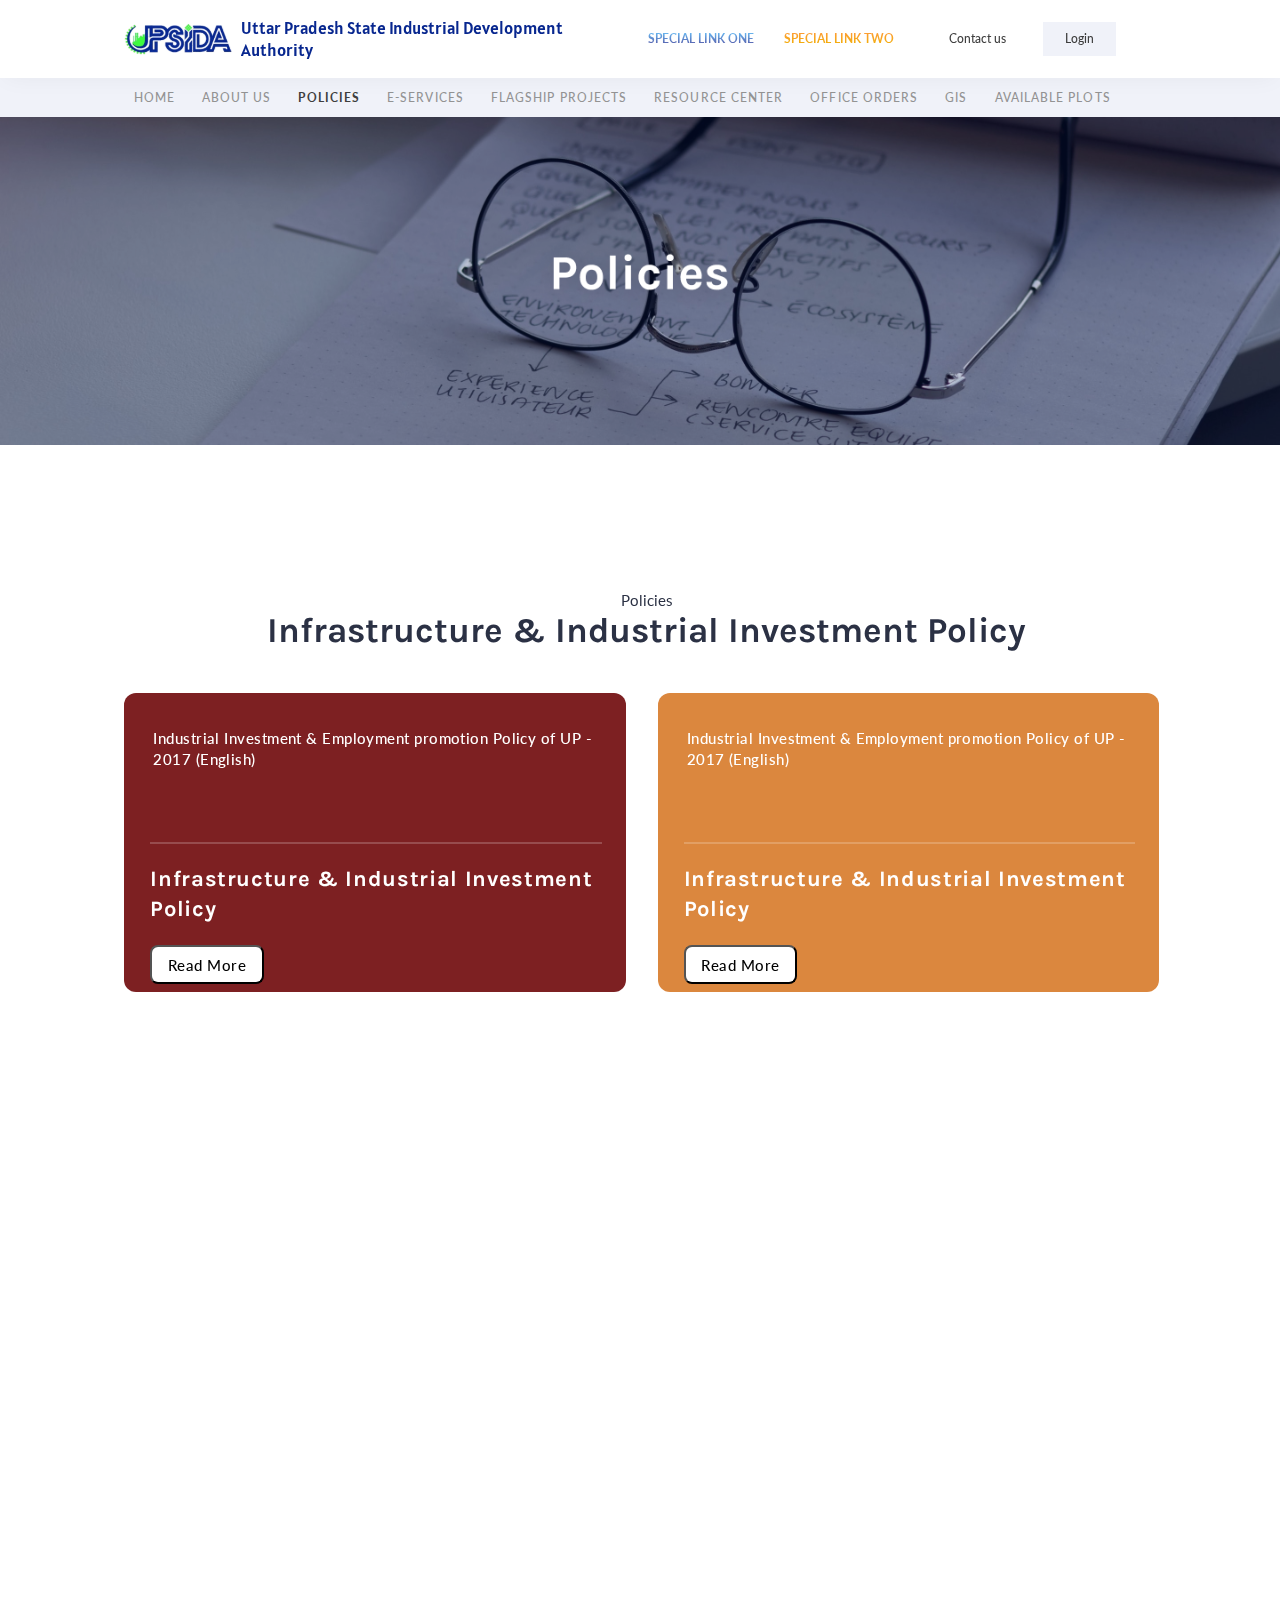
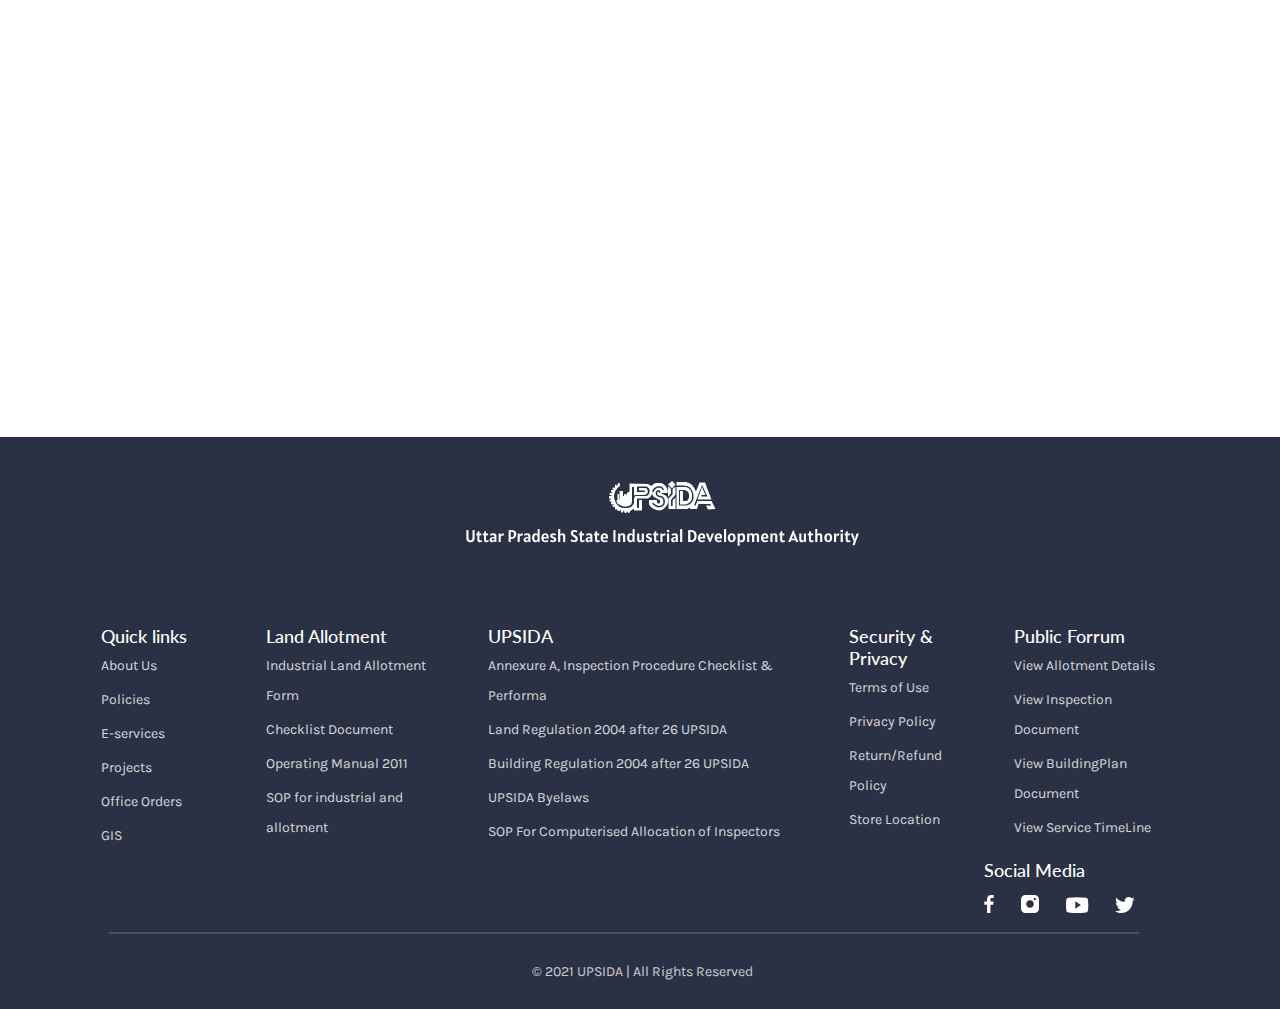
<file: policies.html>
<!DOCTYPE html>
<html lang="en">
  <head>
    <meta charset="UTF-8" />
    <meta http-equiv="X-UA-Compatible" content="IE=edge" />
    <meta name="viewport" content="width=device-width, initial-scale=1.0" />
    <title>Policies</title>
    <link rel="stylesheet" href="css/normalize.css" />
    <link rel="stylesheet" href="css/styles.css" />
    <script src="/script/main.js"></script>

    <!-- Google Fonts -->
    <link
      href="https://fonts.googleapis.com/css?family=Lato|Karla|Alatsi|Noto Sans JP|Inter|Roboto"
      rel="stylesheet"
    />

    <!-- Jquery for navbar and footer -->
    <script
      src="https://code.jquery.com/jquery-3.6.0.min.js"
      integrity="sha256-/xUj+3OJU5yExlq6GSYGSHk7tPXikynS7ogEvDej/m4="
      crossorigin="anonymous"
    ></script>
    <!-- Loading Navbar & Footer -->
    <script>
      $(function () {
        $("#navbar").load("navbar.html");
      });
      $(function () {
        $("#footer").load("footer.html");
      });
    </script>

    <!-- Animation -->
    <link rel="stylesheet" href="https://unpkg.com/aos@next/dist/aos.css" />
  </head>
  <body>
    <!-- Navbar -->
    <nav class="nav">
      <div class="nav__logo">
        <img src="/images/logo.svg" alt="website logo" />
      </div>
      <div class="logo--title logo--and--special">
        Uttar Pradesh State Industrial Development Authority
      </div>
      <div class="special--link logo--and--special">
        <a class="link1" href="">special link one</a>
        <a class="link2" href="">special link two</a>
      </div>

      <div class="help logo--and--special">
        <a class="contact" href="">Contact us</a>
        <a class="login" href="">Login</a>
      </div>
    </nav>

    <div class="back--nav">
      <nav class="bottom--nav">
        <div class="list__item">
          <a class="nav--link" href="/index.html">HOME</a>
        </div>
        <div class="list__item">
          <a class="nav--link" href="/about.html">ABOUT US</a>
        </div>
        <div class="list__item">
          <a class="nav--link active" href="/policies.html">POLICIES</a>
        </div>
        <div class="list__item">
          <a class="nav--link" href="/eservices.html">E-SERVICES</a>
        </div>
        <div class="list__item">
          <a class="nav--link" href="/flagship.html">FLAGSHIP PROJECTS</a>
        </div>
        <div class="list__item">
          <a class="nav--link dropbtn" onclick="myFunction()">
            RESOURCE CENTER
          </a>
        </div>
        <div class="list__item">
          <a class="nav--link" href="/officeOrders.html">OFFICE ORDERS</a>
        </div>
        <div class="list__item">
          <a class="nav--link" href="/error.html">GIS</a>
        </div>
        <div class="list__item">
          <a class="nav--link" href="/error.html">AVAILABLE PLOTS</a>
        </div>
      </nav>
    </div>

    <div class="dropdown-content" id="myDropdown">
      <div class="line"></div>
      <div class="content">
        <div class="resource--heading">
          <div class="resource--tag">Our recent links</div>
          <div class="resource--title">Resource Center</div>
        </div>

        <!-- <div class="doc--table"> -->
        <table class="documents--table">
          <thead class="document--header">
            <tr>
              <th>DOCUMENTS</th>
            </tr>
          </thead>

          <tbody class="document--body">
            <tr>
              <td>
                <a
                  href="/error.html"
                  class="remove_link_decoration remove_resource_padding"
                  >Industrial area operating process</a
                >
              </td>
            </tr>
            <tr>
              <td>
                <a
                  href="/error.html"
                  class="remove_link_decoration remove_resource_padding"
                  >Operating Manual</a
                >
              </td>
            </tr>
            <tr>
              <td>
                <a
                  href="/error.html"
                  class="remove_link_decoration remove_resource_padding"
                  >Document For approval of building plans</a
                >
              </td>
            </tr>
            <tr>
              <td>
                <a
                  href="/error.html"
                  class="remove_link_decoration remove_resource_padding"
                  >Present Rates</a
                >
              </td>
            </tr>
            <tr>
              <td>
                <a
                  href="/error.html"
                  class="remove_link_decoration remove_resource_padding"
                  >Condition For tenders</a
                >
              </td>
            </tr>
            <tr>
              <td>
                <a
                  href="/error.html"
                  class="remove_link_decoration remove_resource_padding"
                  >Allotment application form</a
                >
              </td>
            </tr>
            <tr>
              <td>
                <a
                  href="/error.html"
                  class="remove_link_decoration remove_resource_padding"
                  >Service Rules</a
                >
              </td>
            </tr>
          </tbody>
        </table>
        <!-- </div> -->

        <table class="upsida--table">
          <thead class="document--header">
            <tr>
              <th>UPSIDA</th>
            </tr>
          </thead>
          <tbody class="document--body">
            <tr>
              <td>
                <a
                  href="/error.html"
                  class="remove_link_decoration remove_resource_padding"
                  >By laws of UPSIDA</a
                >
              </td>
            </tr>
            <tr>
              <td>
                <a
                  href="/error.html"
                  class="remove_link_decoration remove_resource_padding"
                  >Amendment in UPSIDA Land Development & Building Regulation
                  2018</a
                >
              </td>
            </tr>
            <tr>
              <td>
                <a
                  href="/error.html"
                  class="remove_link_decoration remove_resource_padding"
                  >Second Amendment in UPSIDA Land Development</a
                >
              </td>
            </tr>
          </tbody>
        </table>

        <table class="pages--table">
          <thead class="document--header">
            <tr>
              <th>PAGES</th>
            </tr>
          </thead>
          <tbody class="document--body">
            <tr>
              <td>
                <a
                  href="/officeOrders.html"
                  class="remove_link_decoration"
                  target="_blank"
                  >Office Orders</a
                >
              </td>
            </tr>
            <tr>
              <td>
                <a
                  href="/error.html"
                  class="remove_link_decoration remove_resource_padding"
                  >Development Process</a
                >
              </td>
            </tr>
          </tbody>
        </table>
      </div>
    </div>

    <div class="top_image">
      <!-- <img class="about_image"src="images/aboutus--pic2.svg" alt=""/>
      <h1 class="about_text">About Us</h1> -->
      <img class="top_image_width" src="images/policies--pic1.svg" alt="" />
    </div>

    <div class="policies_heading" data-aos="fade-up">
      <small class="policies_heading_top">Policies</small>
      <h2 class="policies_heading_content">
        Infrastructure & Industrial Investment Policy
      </h2>
    </div>

    <div class="policies_grid" data-aos="fade-up">
      <div class="policies_card policies_maroon_card">
        <p class="policies_card_heading">
          Industrial Investment & Employment promotion Policy of UP - 2017
          (English)
        </p>
        <hr class="policies_line" />
        <p class="policies_card_content">
          Infrastructure & Industrial Investment Policy
        </p>
        <button class="policies_read_more">
          <a href="/error.html" class="policies_read_more_link">Read More</a>
        </button>
      </div>

      <div class="policies_card policies_orange_card">
        <p class="policies_card_heading">
          Industrial Investment & Employment promotion Policy of UP - 2017
          (English)
        </p>
        <hr class="policies_line" />
        <p class="policies_card_content">
          Infrastructure & Industrial Investment Policy
        </p>
        <button class="policies_read_more">
          <a href="/error.html" class="policies_read_more_link">Read More</a>
        </button>
      </div>
    </div>

    <div class="policies_heading" data-aos="fade-up">
      <small class="policies_heading_top">Policies</small>
      <h2 class="policies_heading_content">
        U.P. Warehousing and Logistic Policy 2018, Policy Rules and Amendments
      </h2>
    </div>

    <div class="policies_grid" style="margin-top: 80px" data-aos="fade-up">
      <div class="policies_card policies_maroon_card">
        <p class="policies_card_heading">
          Industrial Investment & Employment promotion Policy of UP - 2017
          (English)
        </p>
        <hr class="policies_line" />
        <p class="policies_card_content">
          Infrastructure & Industrial Investment Policy
        </p>
        <button class="policies_read_more">
          <a href="/error.html" class="policies_read_more_link">Read More</a>
        </button>
      </div>

      <div class="policies_card policies_orange_card">
        <p class="policies_card_heading">
          Industrial Investment & Employment promotion Policy of UP - 2017
          (English)
        </p>
        <hr class="policies_line" />
        <p class="policies_card_content">
          Infrastructure & Industrial Investment Policy
        </p>
        <button class="policies_read_more">
          <a href="/error.html" class="policies_read_more_link">Read More</a>
        </button>
      </div>
    </div>

    <div class="policies_grid" data-aos="fade-up">
      <div class="policies_card policies_blue_card">
        <p class="policies_card_heading">
          Industrial Investment & Employment promotion Policy of UP - 2017
          (English)
        </p>
        <hr class="policies_line" />
        <p class="policies_card_content">
          Infrastructure & Industrial Investment Policy
        </p>
        <button class="policies_read_more">
          <a href="/error.html" class="policies_read_more_link">Read More</a>
        </button>
      </div>

      <div class="policies_card policies_green_card">
        <p class="policies_card_heading">
          Industrial Investment & Employment promotion Policy of UP - 2017
          (English)
        </p>
        <hr class="policies_line" />
        <p class="policies_card_content">
          Infrastructure & Industrial Investment Policy
        </p>
        <button class="policies_read_more">
          <a href="/error.html" class="policies_read_more_link">Read More</a>
        </button>
      </div>
    </div>

    <div id="footer"></div>

    <!-- Script for animation -->
    <script src="https://unpkg.com/aos@next/dist/aos.js"></script>
    <script>
      AOS.init();
    </script>
  </body>
</html>
</file>
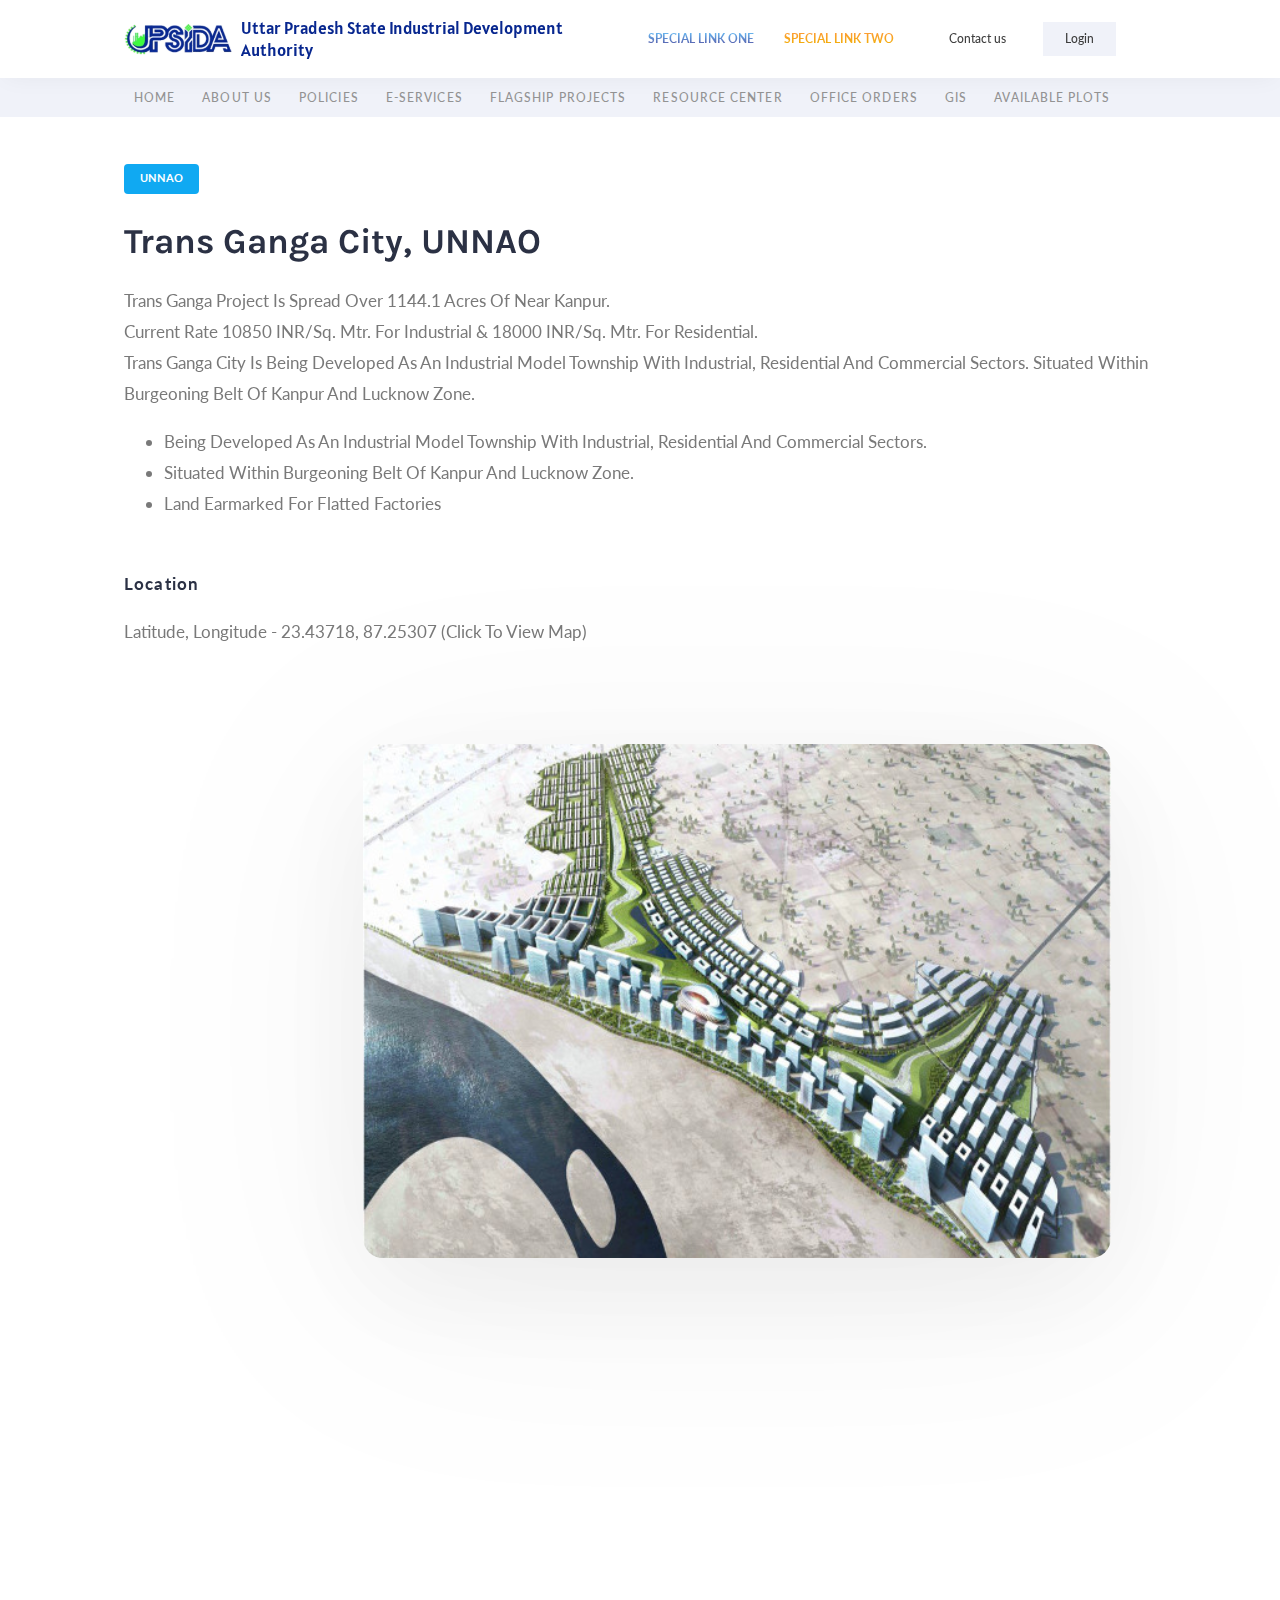
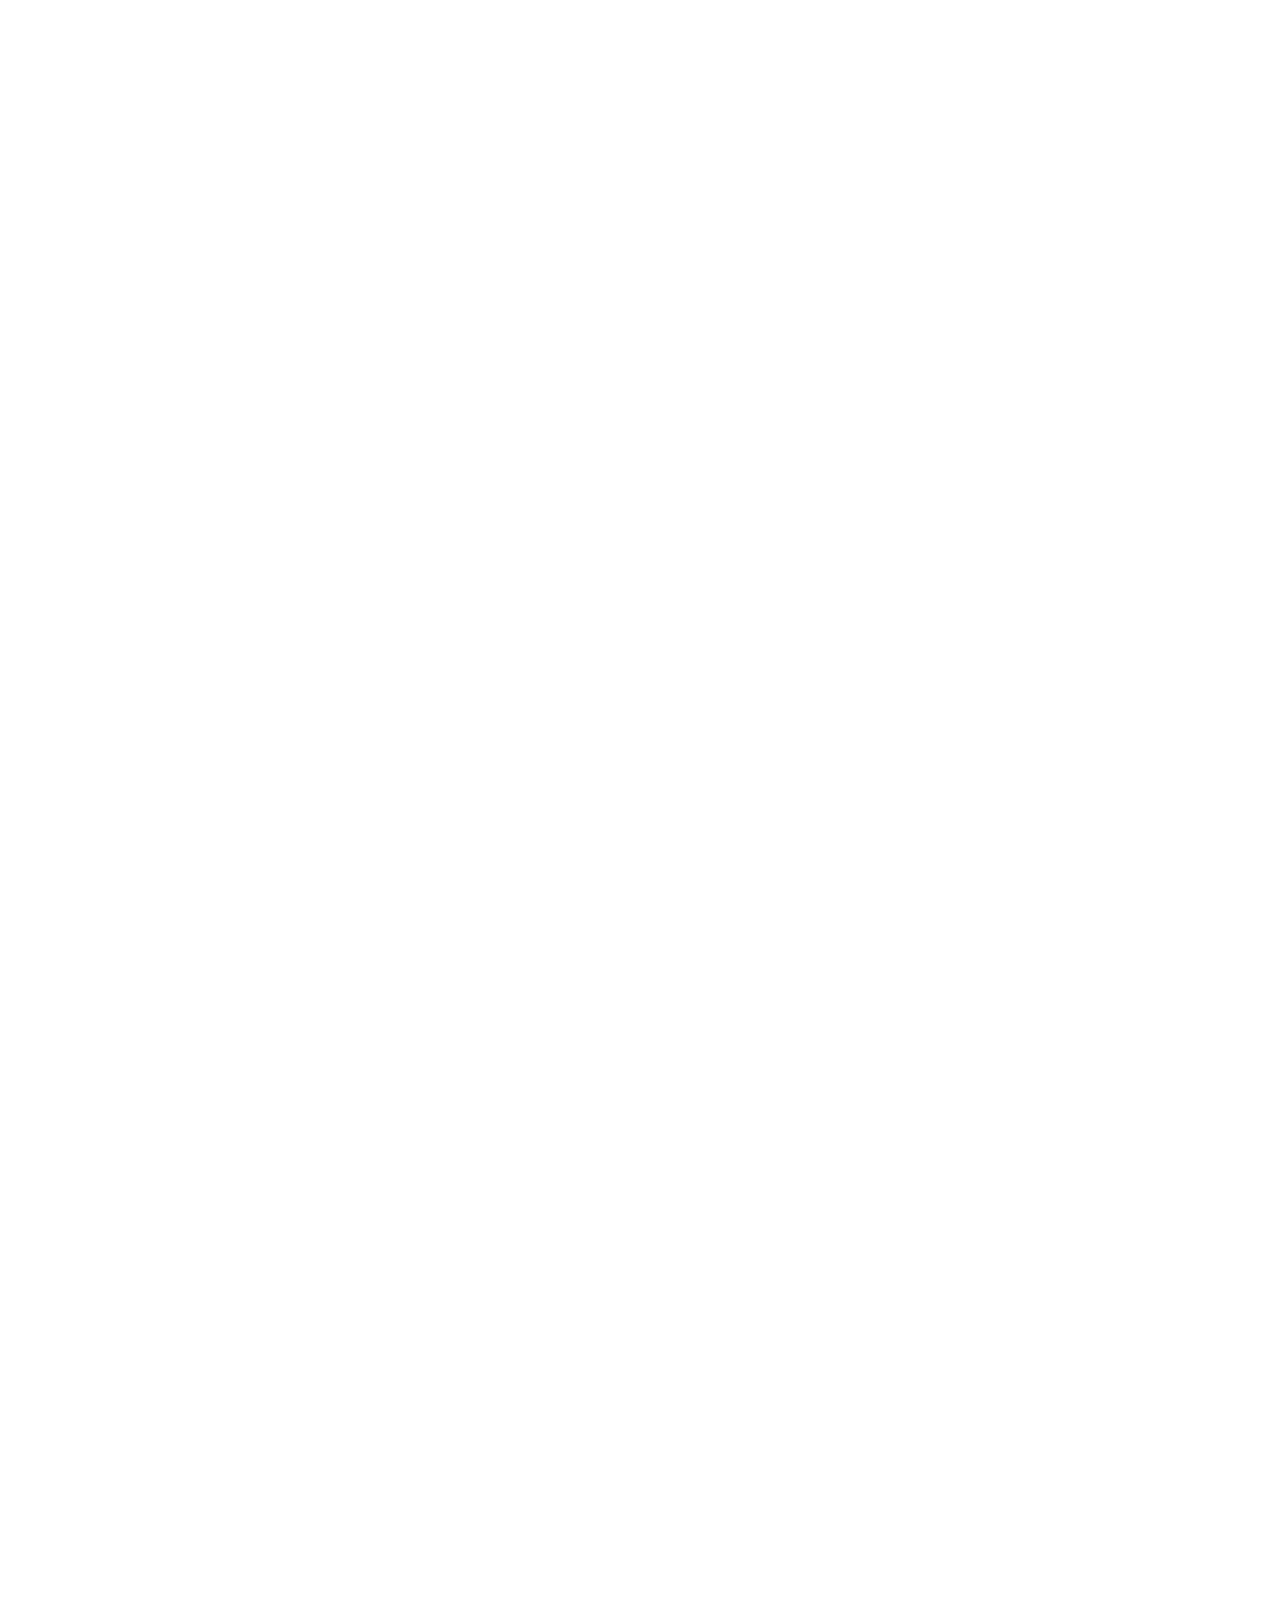
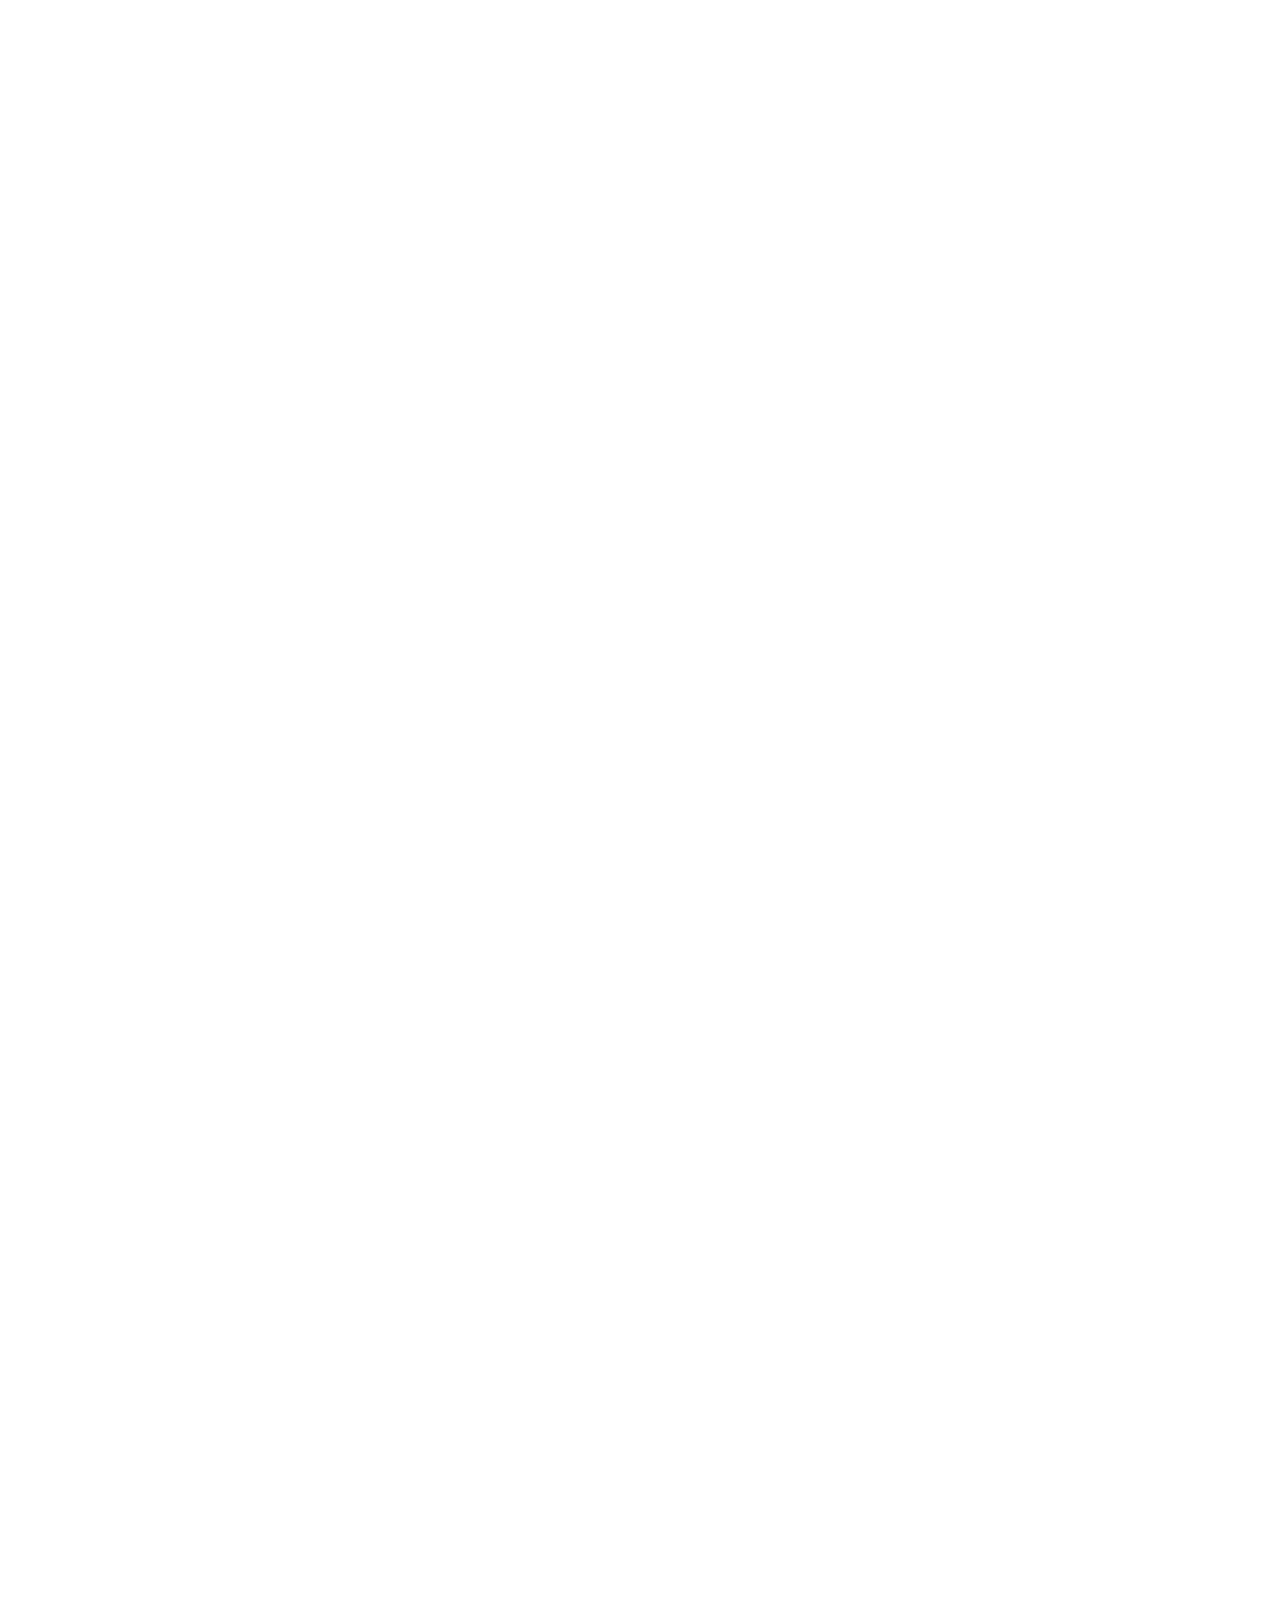
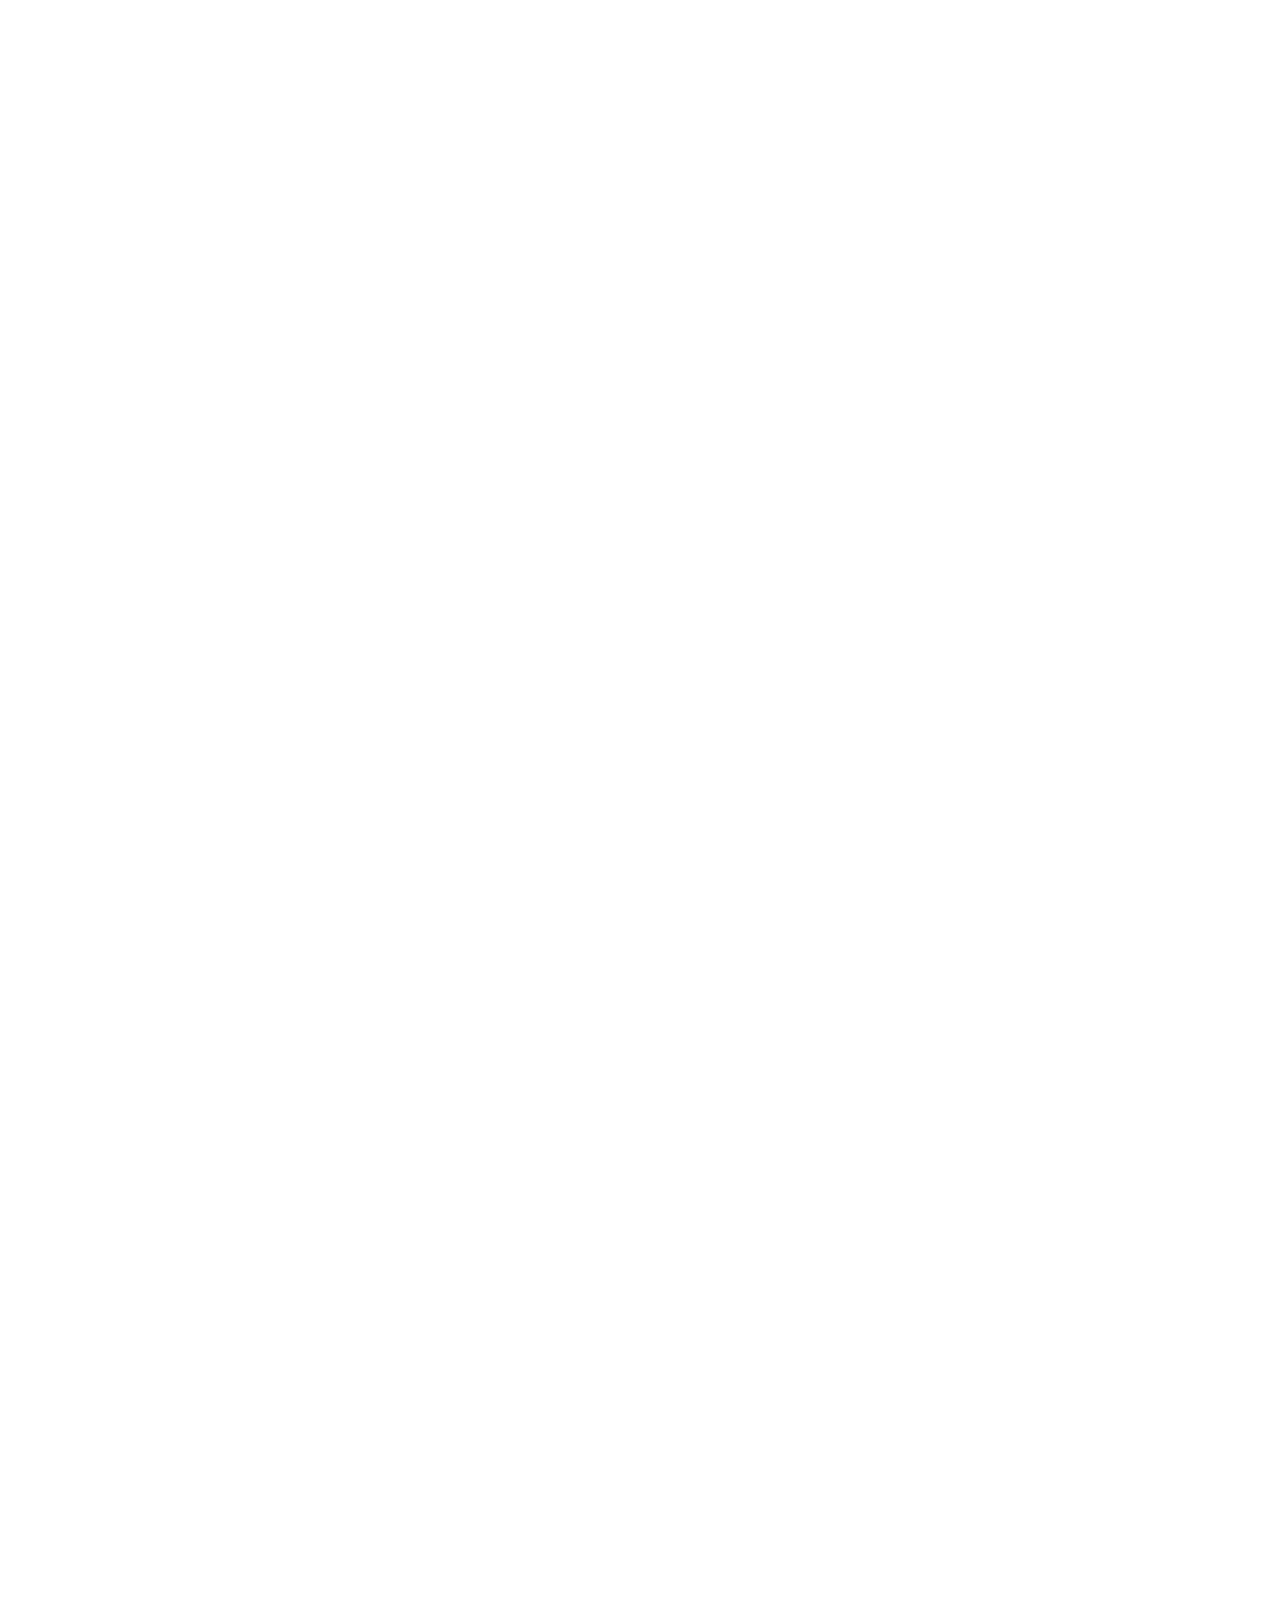
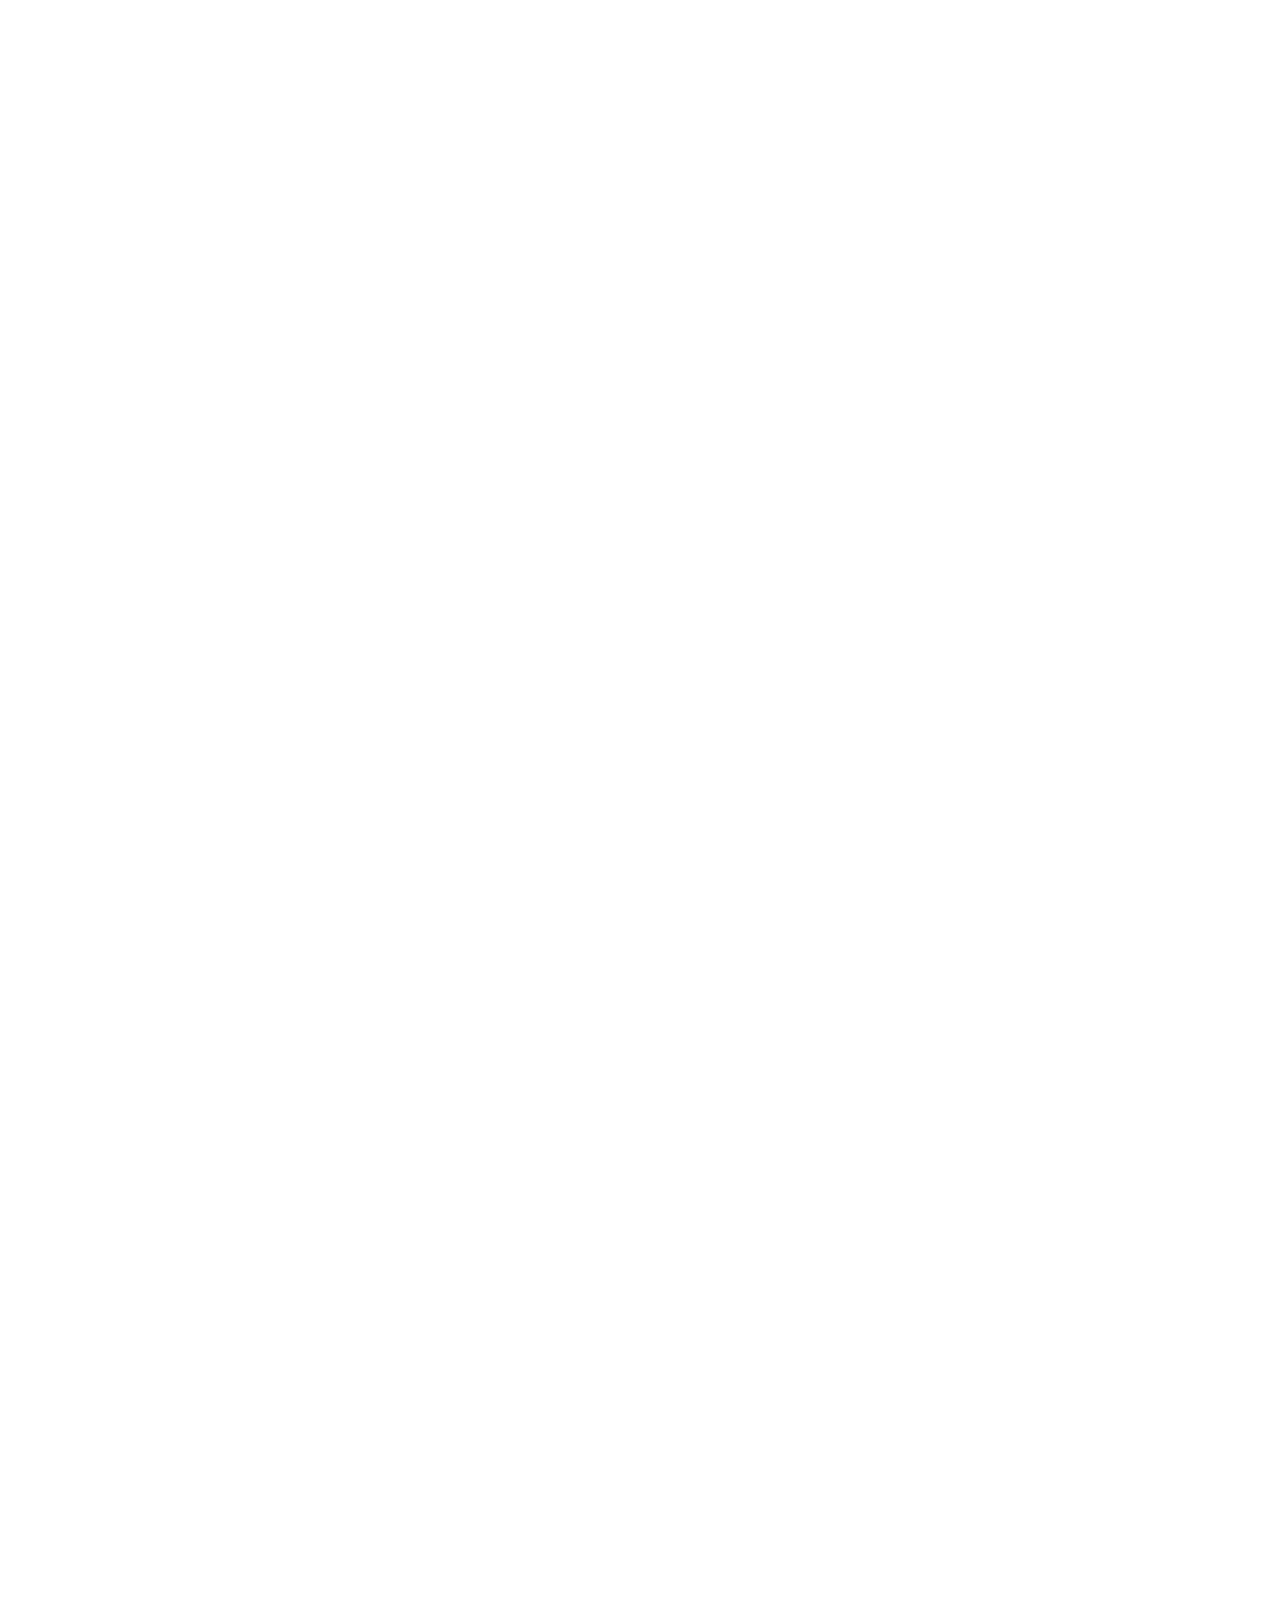
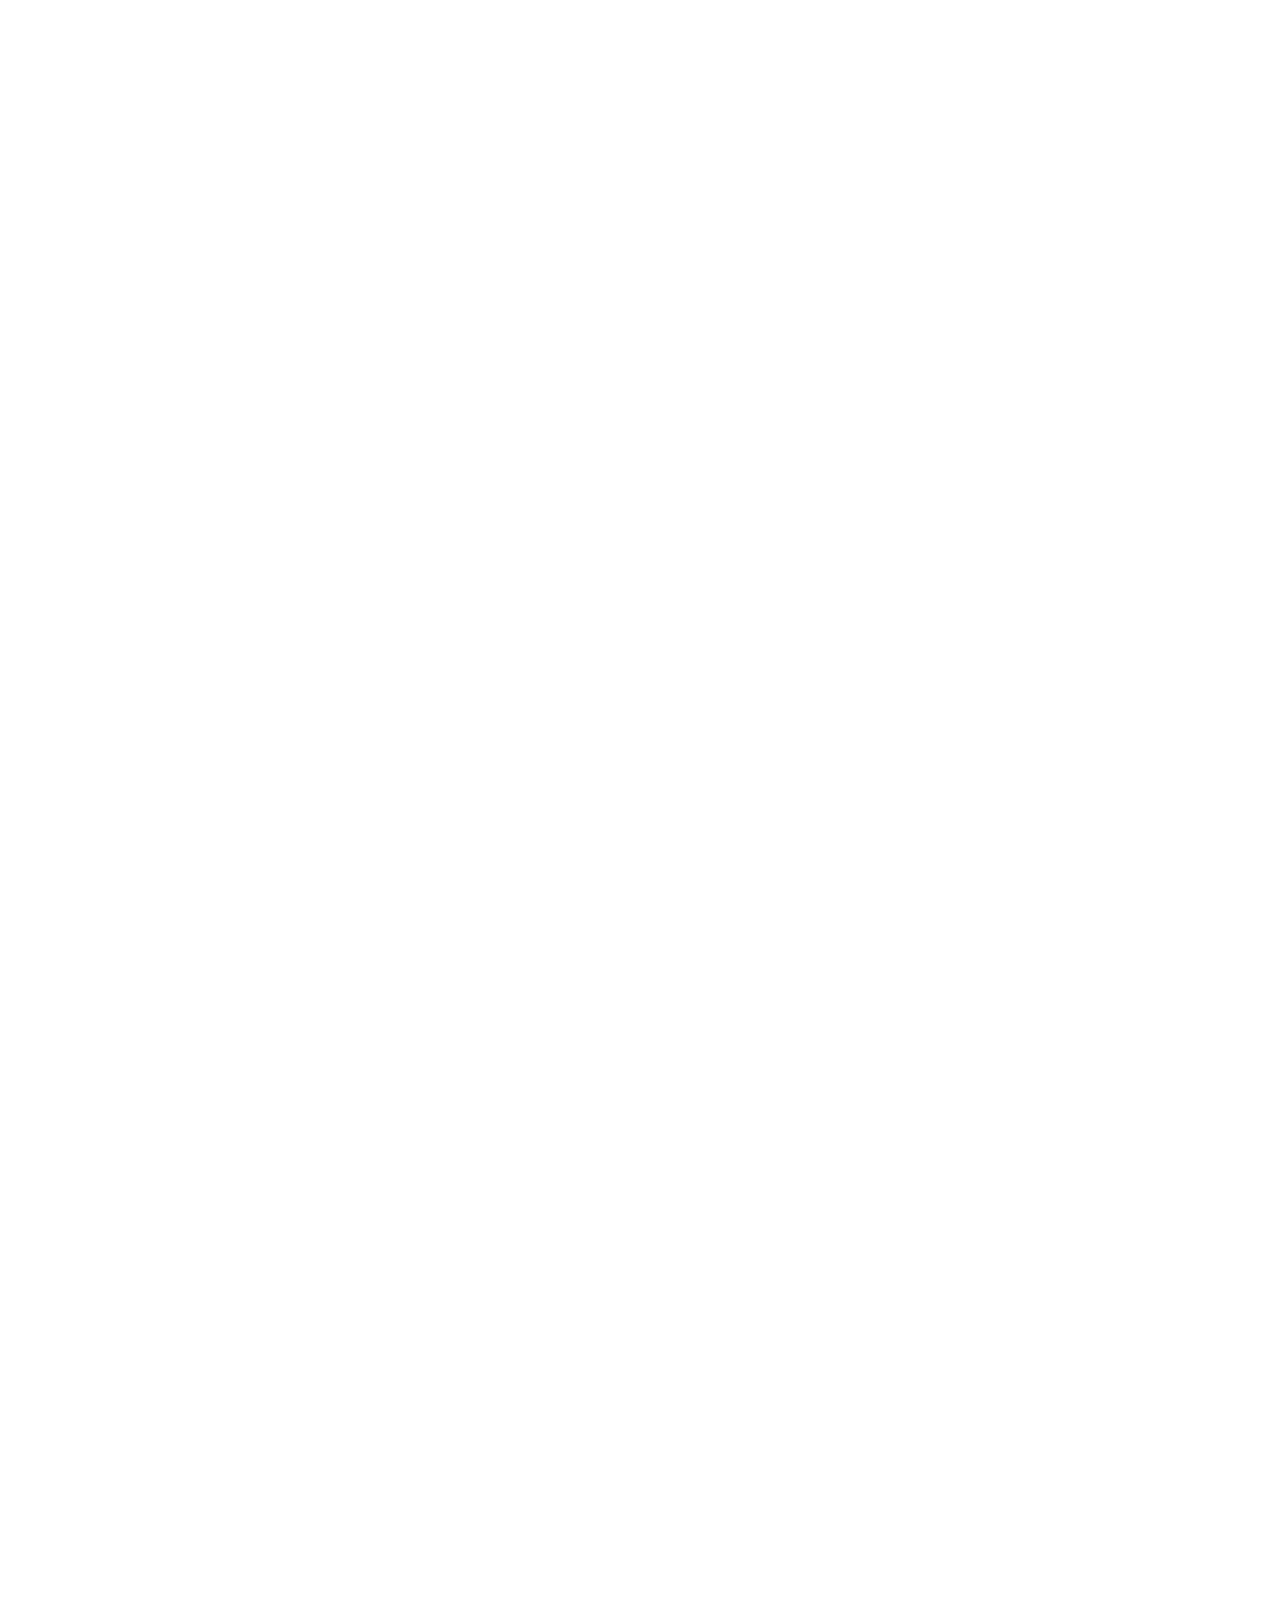
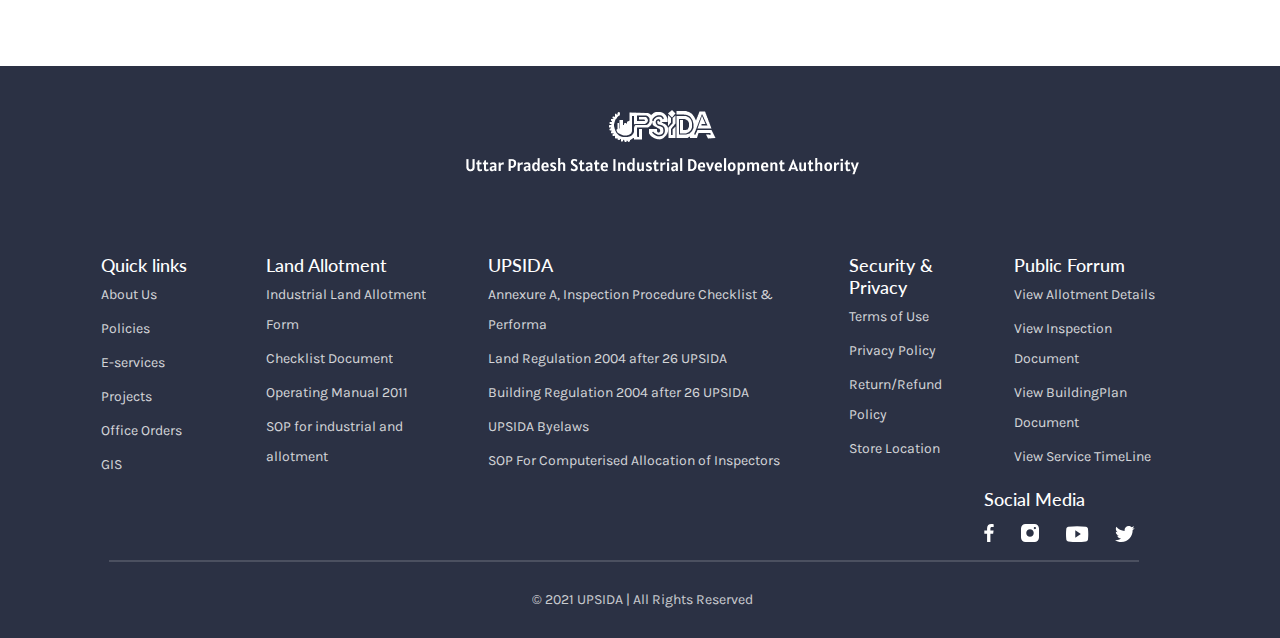
<file: transGangaProject.html>
<!DOCTYPE html>
<html lang="en">
  <head>
    <meta charset="UTF-8" />
    <meta http-equiv="X-UA-Compatible" content="IE=edge" />
    <meta name="viewport" content="width=device-width, initial-scale=1.0" />
    <title>TransGanga Project</title>
    <link rel="stylesheet" href="css/normalize.css" />
    <link rel="stylesheet" href="css/styles.css" />
    <link rel="stylesheet" href="css/animation.css">
    <script src="/script/main.js"></script>

    <!-- Google Fonts -->
    <link
      href="https://fonts.googleapis.com/css?family=Lato|Karla|Alatsi|Noto Sans JP|Inter|Roboto"
      rel="stylesheet"
    />

    <!-- Jquery for navbar and footer -->
    <script
      src="https://code.jquery.com/jquery-3.6.0.min.js"
      integrity="sha256-/xUj+3OJU5yExlq6GSYGSHk7tPXikynS7ogEvDej/m4="
      crossorigin="anonymous"
    ></script>
    <!-- Loading Navbar & Footer -->
    <script>
      $(function () {
        $("#navbar").load("navbar.html");
      });
      $(function () {
        $("#footer").load("footer.html");
      });
    </script>
    <!-- Animation -->
    <link rel="stylesheet" href="https://unpkg.com/aos@next/dist/aos.css" />
  </head>

  <body>
    <!-- Navbar -->
    <nav class="nav">
      <div class="nav__logo">
        <img src="/images/logo.svg" alt="website logo" />
      </div>
      <div class="logo--title logo--and--special">
        Uttar Pradesh State Industrial Development Authority
      </div>
      <div class="special--link logo--and--special">
        <a class="link1" href="">special link one</a>
        <a class="link2" href="">special link two</a>
      </div>

      <div class="help logo--and--special">
        <a class="contact" href="">Contact us</a>
        <a class="login" href="">Login</a>
      </div>
    </nav>

    <div class="back--nav">
      <nav class="bottom--nav">
        <div class="list__item">
          <a class="nav--link" href="/index.html">HOME</a>
        </div>
        <div class="list__item">
          <a class="nav--link" href="/about.html">ABOUT US</a>
        </div>
        <div class="list__item">
          <a class="nav--link" href="/policies.html">POLICIES</a>
        </div>
        <div class="list__item">
          <a class="nav--link" href="/eservices.html">E-SERVICES</a>
        </div>
        <div class="list__item">
          <a class="nav--link" href="/flagship.html">FLAGSHIP PROJECTS</a>
        </div>
        <div class="list__item">
          <a class="nav--link dropbtn" onclick="myFunction()">
            RESOURCE CENTER
          </a>
        </div>
        <div class="list__item">
          <a class="nav--link" href="/officeOrders.html">OFFICE ORDERS</a>
        </div>
        <div class="list__item">
          <a class="nav--link" href="/error.html">GIS</a>
        </div>
        <div class="list__item">
          <a class="nav--link" href="/error.html">AVAILABLE PLOTS</a>
        </div>
      </nav>
    </div>

    <div class="dropdown-content" id="myDropdown">
      <div class="line"></div>
      <div class="content">
        <div class="resource--heading">
          <div class="resource--tag">Our recent links</div>
          <div class="resource--title">Resource Center</div>
        </div>

        <!-- <div class="doc--table"> -->
        <table class="documents--table">
          <thead class="document--header">
            <tr>
              <th>DOCUMENTS</th>
            </tr>
          </thead>

            <tbody class="document--body">
              <tr>
                <td><a href="/error.html" class="remove_link_decoration remove_resource_padding">Industrial area operating process</a></td>
              </tr>
              <tr>
                <td><a href="/error.html" class="remove_link_decoration remove_resource_padding">Operating Manual</a></td>
              </tr>
              <tr>
                <td><a href="/error.html" class="remove_link_decoration remove_resource_padding">Document For approval of building plans</a></td>
              </tr>
              <tr>
                <td><a href="/error.html" class="remove_link_decoration remove_resource_padding">Present Rates</a></td>
              </tr>
              <tr>
                <td><a href="/error.html" class="remove_link_decoration remove_resource_padding">Condition For tenders</a></td>
              </tr>
              <tr>
                <td><a href="/error.html" class="remove_link_decoration remove_resource_padding">Allotment application form</a></td>
              </tr>
              <tr>
                <td><a href="/error.html" class="remove_link_decoration remove_resource_padding">Service Rules</a></td>
              </tr>
            </tbody>

        </table>
        <!-- </div> -->

        <table class="upsida--table">
          <thead class="document--header">
            <tr>
              <th>UPSIDA</th>
            </tr>
          </thead>
          <tbody class="document--body">
            <tr>
              <td><a href="/error.html" class="remove_link_decoration remove_resource_padding">By laws of UPSIDA</a></td>
            </tr>
            <tr>
              <td>
                <a href="/error.html" class="remove_link_decoration remove_resource_padding">Amendment in UPSIDA Land Development & Building Regulation 2018</a>
              </td>
            </tr>
            <tr>
              <td><a href="/error.html" class="remove_link_decoration remove_resource_padding">Second Amendment in UPSIDA Land Development</a></td>
            </tr>
          </tbody>
        </table>

        <table class="pages--table">
          <thead class="document--header">
            <tr>
              <th>PAGES</th>
            </tr>
          </thead>
          <tbody class="document--body">
            <tr>
              <td><a href="/officeOrders.html" class="remove_link_decoration" target="_blank">Office Orders</a></td>
            </tr>
            <tr>
              <td><a href="/error.html" class="remove_link_decoration remove_resource_padding">Development Process</a></td>
            </tr>
          </tbody>
        </table>
      </div>
    </div>

    <div class="flagship_project_top flagship_project_alignment" data-aos="fade-up">
      <p class="flagship_project_top_content">Unnao</p>
    </div>

    <h1 class="flagship_project_alignment flagship_project_heading" data-aos="fade-up">
      Trans ganga city, UNNAO
    </h1>

    <p
      class="flagship_project_alignment flagship_para"
      style="margin-top: 33px" data-aos="fade-up"
    >
      Trans Ganga Project is spread over 1144.1 Acres of near Kanpur. <br />
      Current Rate 10850 INR/Sq. mtr. for industrial & 18000 INR/Sq. mtr. for
      residential. <br />
      Trans Ganga City is being developed as an Industrial Model Township with
      industrial, residential and commercial sectors. Situated within burgeoning
      belt of Kanpur and Lucknow zone.
    </p>
    <ul class="flagship_project_alignment flagship_para" data-aos="fade-up">
      <li>
        Being developed as an Industrial Model Township with industrial,
        residential and commercial sectors.
      </li>
      <li>Situated within burgeoning belt of Kanpur and Lucknow zone.</li>
      <li>Land Earmarked for flatted factories</li>
    </ul>

    <h4 class="flagship_project_alignment loc" data-aos="fade-up">Location</h4>
    <p class="flagship_project_alignment loc_content" data-aos="fade-up">
      Latitude, Longitude - 23.43718, 87.25307 (Click to view map)
    </p>

    <div class="flag_p_img1" data-aos="fade-up">
      <img src="images/flagship_p--pic1.svg" alt=""/>
    </div>

    <hr class="flagship_project_alignment fp_h1_line" data-aos="fade-up"/>
    <h2 class="fp_h2_heading" data-aos="fade-up">USPs of project</h2>

    <div class="flagship_project_alignment usp_box" data-aos="fade-up">
      <p class="flagship_para usp_box_content" >
        The city design has been planned at two levels. First, with the design
        level elements required to make the city sustainable. Second, the
        implementation of green roof, earth cooling, solar panels, ground water
        recharge & waste management.In heart of the project, an iconic auto expo
        mart is planned, making it a prominent visual marker. An amalgamation of
        cluster with various project based activities creating a functionally
        rich urban plaza.
      </p>
    </div>

    <p class="flagship_project_alignment fp_features"data-aos="fade-up">
      The features of project are
    </p>
    <div class="fp_features_arrow"data-aos="fade-up">
      <img src="images/Arrow 2.svg" alt="Side Arrow" />
    </div>

    <ul class="flagship_project_alignment fp_features_para"data-aos="fade-up">
      <li>Provision of 24x7 power supply.</li>
      <li>International design standard.</li>
      <li>
        Provision for mall, exhibition centre, golf course, commercial,
        residences and retail shops.
      </li>
      <li>Beautiful landscape with water bodies.</li>
      <li>Ample green spaces.</li>
      <li>Moderate and ambient temperature.</li>
      <li>Self-sufficient in terms of water supply and sewage.</li>
      <li>Adequately planned Sewerage Treatment Plant (STP).</li>
      <li>Multiple choices for industrial, commercial & residential areas.</li>
      <li>
        Planned commercial, residential and elementary infrastructure for
        industrial units.
      </li>
      <li>
        Utility infrastructure of water supply, roads, drains, street light.
      </li>
      <li>Emergency infrastructure of police and fire stations.</li>
      <li>
        Independent overhead water tank to provide uninterrupted water supply.
      </li>
      <li>
        Ample parking facility with greenery in the area, providing a healthy
        surroundings.
      </li>
      <li>Iconic towers to be designed along the Ganga riverfront.</li>
    </ul>

    <div class="flag_p_img1"data-aos="fade-up">
      <img src="images/flagship_p--pic2.svg" alt="" />
    </div>

    <hr class="flagship_project_alignment fp_h1_line" data-aos="fade-up"/>
    <h2 class="fp_h2_heading"data-aos="fade-up">Investment Opportunities</h2>

    <div class="flagship_project_alignment grid fp_investment">
      <!--  -->
      <div class="fp_grid_set big_height" data-aos="fade-up">
        <div class="fp_investment_item">
          <h3 class="fp_investment_heading">Industrial</h3>
          <div class="fp_line"></div>
          <p class="fp_content">
            Two distinct types of land parcels are proposed, flatted factories
            and industrial plots. The total area of Industrial Land available is
            appox. 9,71,246 Sq. Mt. (240 Acres).
          </p>
          <ul class="fp_content">
            <li>
              Industries in the enclave will be pollution free (zero liquid
              discharge zone)
            </li>
            <li>
              Proposed industries include Food Processing, MSME’s such
              asEngineering Goods, Assembly Units, Leather (Non Polluting)
              ,Textiles Garments and ESDM industries.
            </li>
          </ul>
        </div>
      </div>
      <!--  -->
      <div class="fp_grid_set big_height"data-aos="fade-up">
        <div class="fp_investment_item">
          <h3 class="fp_investment_heading">Residential Units</h3>
          <div class="fp_line"></div>
          <p class="fp_content">
            With ever burgeoning demand on residential infrastructure in Delhi
            NCR people will be naturally attracted with job opportunities and
            connectivity to Delhi.
          </p>
          <ul class="fp_content">
            <li>
              Smart city concept will make life easier and quality of life will
              improve.
            </li>
            <li>
              With transit time lessening, work life balance of society will
              improve, giving rise to a healthy population.
            </li>
          </ul>
        </div>
      </div>
      <!--  -->
      <div class="fp_grid_set small_height"data-aos="fade-up">
        <div class="fp_investment_item">
          <h3 class="fp_investment_heading">Commercial</h3>
          <div class="fp_line"></div>
          <p class="fp_content">
            Aims to be a self-sustained city with commercial establishments such
            as shopping complexes, malls, theatre, multiplexes, restaurants,
            auto showrooms, hotels, auto expo centre and other commercial
            establishments. The area will also have a special golf course for
            recreational purposes.
          </p>
        </div>
      </div>
      <!--  -->
      <div class="fp_grid_set small_height"data-aos="fade-up">
        <div class="fp_investment_item">
          <h3 class="fp_investment_heading">Institutions</h3>
          <div class="fp_line"></div>
          <p class="fp_content">
            Universities training & skill development centres to make this zone
            an attractive destination for investments. It consists of three site
            for educational institutions to develop the zone as a world class
            education hub having facilities from primary schools to post
            graduation level.
          </p>
        </div>
      </div>
    </div>

    <div class="flag_p_img1" data-aos="fade-up">
      <img src="images/flagship_p--pic3.svg" alt="" />
    </div>
    <div class="fp_h2_div" data-aos="fade-up">
      <div class="flagship_project_alignment fp_h1_line"></div>
      <h2 class="fp_h2_heading">Facilities and infrastructure</h2>
    </div>


    <ul class="flagship_project_alignment fp_features_para" data-aos="fade-up">
      <li>
        Situated at a distance of approx. 75 kms. from Lucknow Airport & Kanpur
        Rail Station (approx. 10 Km).
      </li>
      <li>
        State-of-the-art infrastructure with Wide open roads, solar powered
        light ,modern Auto Expo-mart ,Exhibition centre, multiplexes, mega
        malls, parks & group housing society.
      </li>
      <li>
        Provision for additional facilities include modern Auto Expo-mart, Golf
        Course, ample Green zones, Exhibition center, multiplexes, mega malls,
        parks & group housing societies.
      </li>
    </ul>


    <div class="grid table_grid" data-aos="fade-up">
      <div class="table_grid_item">
        <table class="flag_table">
          <thead class="flag_table_header">
            <tr>
              <th>Land Use</th>
              <th>Area in Acres</th>
            </tr>
          </thead>
          <tbody class="flag_table_body">
            <tr>
              <td>Residential</td>
              <td>157.32</td>
            </tr>
            <tr>
              <td>Industrial</td>
              <td>145.61</td>
            </tr>
            <tr>
              <td>Institutional(ins)</td>
              <td>29.42</td>
            </tr>
            <tr>
              <td>Commercial/ mixed use</td>
              <td>110.12</td>
            </tr>
          </tbody>
        </table>
      </div>
      <div class="table_grid_item">
        <table class="flag_table">
          <thead class="flag_table_header">
            <tr>
              <th>Land Use</th>
              <th>Area in Acres</th>
            </tr>
          </thead>
          <tbody class="flag_table_body">
            <tr>
              <td>Green/Water body</td>
              <td>271.22</td>
            </tr>
            <tr>
              <td>Amenities</td>
              <td>78.62</td>
            </tr>
            <tr>
              <td>Roads</td>
              <td>290.46</td>
            </tr>
            <tr>
              <td>Reserved for Formar's</td>
              <td>61.27</td>
            </tr>
          </tbody>
        </table>
      </div>
    </div>

    <div class="flag_p_img1" style="margin-bottom: 120px; margin-left: 401px" data-aos="fade-up">
      <img src="images/flagship_p--pic4.svg" alt="" />
    </div>

    <h1 class="flagship_project_heading" style="text-align: center" data-aos="fade-up">
      TransGanga City Layout
    </h1>

    <div class="flag_p_img1" style="margin-left: 245px" data-aos="fade-up">
      <img
        class="Ganga_image"
        src="images/flagship_p--pic5.svg"
        alt="TransGanga City Layout"
      />
    </div>

    <hr class="flagship_project_alignment fp_h1_line" data-aos="fade-up"/>
    <h2 class="fp_h2_heading"data-aos="fade-up">Location Advantage</h2>

    <div class="flagship_project_alignment grid location_grid"data-aos="fade-up">
      <div class="location_item1">
        <ul class="fp_features_para loc_margin">
          <li>3 Km from Ganga Barrage at Kanpur.</li>
          <li>10 Km from Kanpur central railway station.</li>
          <li>21.2 Km from Unnao.</li>
          <li>Located on Sitapur - Kanpur Road (NH-91 Bye Pass).</li>
          <li>11 Km from Lucknow - Kanpur highway (NH-25).</li>
          <li>75 Km from Lucknow airport.</li>
          <li>Situated on Delhi-Howrah railway route.</li>
          <li>
            About 30 km from Bhaupur, upcoming Eastern Dedicated Freight
            Corridor (EDFC) station.
          </li>
          <li>Close proximity to the State capital Lucknow</li>
        </ul>
      </div>
      <div class="location_item2">
        <img
          class="loc_item_size"
          src="images/image 6.png"
          alt="Location advantage pic"
        />
      </div>
    </div>

    <div class="flagship_project_alignment loc_available" data-aos="fade-up">
      <h4 class="loc_heading">Alloted plots (in units)</h4>
      <div class="loc_item loc_item1">Industrial 15</div>
      <div class="loc_item">Residential 1231</div>
    </div>
    <div class="loc_available" data-aos="fade-up">
      <h4 class="loc_heading">Vacant plots (in units)</h4>
      <div class="loc_item loc_item1">Industrial 166</div>
      <div class="loc_item">Residential 829</div>
    </div>

    <h1 class="flagship_project_heading" style="text-align: center" data-aos="fade-up">
      TransGanga City on Google Map
    </h1>

    <div class="map-responsive" data-aos="fade-up">
      <iframe
        src="https://www.google.com/maps/embed?pb=!1m18!1m12!1m3!1d3569.7232404492047!2d80.34218071460842!3d26.529024083294292!2m3!1f0!2f0!3f0!3m2!1i1024!2i768!4f13.1!3m3!1m2!1s0x399c393d42bdebd9%3A0x565ca2daa4b7e02!2sTrans%20Ganga%20City!5e0!3m2!1sen!2sin!4v1627484106586!5m2!1sen!2sin"
        width="1160"
        height="460"
        style="border: 0"
        allowfullscreen=""
        loading="lazy"
      ></iframe>
    </div>

    <div class="fp_h2_div" data-aos="fade-up">
      <hr class="flagship_project_alignment fp_h1_line" />
      <h2 class="fp_h2_heading">UP Industrial Policy 2017 Highlights</h2>
    </div>

    <p class="flagship_project_alignment fp_features"data-aos="fade-up">
      The features of project are
    </p>
    <div class="fp_features_arrow"data-aos="fade-up">
      <img src="images/Arrow 2.svg" alt="Side Arrow" />
    </div>
    <div>
      <ol class="flagship_project_alignment fp_features_para"data-aos="fade-up">
        <li>Stamp duty exemption of 75% in Madhyanchal</li>
        <li>EPF reimbursement facility to the extent of 50% of employer’s contribution to all such new Industrial units providing direct employment to 100 or more unskilled workers.</li>
        <li>Capital Interest Subsidy to the extent of 5% per annum for 5 years in the form of reimbursement on loan taken for procurement of plant & machinery, subject to an annual ceiling of INR 50 lacs.</li>
        <li>Infrastructure Interest Subsidy to the extent of 5% per annum for 5 years in the form of reimbursement on loan taken for development of infrastructural amenities for self-use like roads, sewer, water drainage, erection of power line, transformer and power feeder, subject to an overall ceiling of INR 1 Crore.</li>
        <li>Interest subsidy to the extent of 5% per annum for 5 years in the form of reimbursement on loan taken for industrial research, quality improvement and development of products by incurring expenditure on procurement of plant, machinery & equipment for setting up testing labs, quality certification labs and tool rooms, subject to an overall ceiling of INR 1 Crore.</li>
        <li>Exemption from electricity duty to all new industrial units set up in the state for 10 years.
          </li>
        <li>Exemption from electricity duty for 10 years to all new industrial units producing electricity from captive power plants for self-use.</li>
        <li>Exemption from Mandi fee for all new food processing units on purchase of raw material for 5 years.</li>
        <li>The industries which are disallowed for input tax credit under the GST regime, will be provided reimbursement of that amount of VAT/CST/GST paid on purchase of plant and machinery, building material and other capital goods during construction and commissioning period and raw materials and other inputs in respect of which input tax credit has not been allowed.</li>
        <li>Units generating minimum employment of 200 direct workers including skilled and unskilled will be provided 10% additional EPF reimbursement facility on employer’s contribution.</li>
        <li>All incentives in the form of reimbursement, subsidies, exemptions etc., will be subject to a maximum of 90% of fixed capital investment made in Madhyanchal region.</li>
      </ul>
    </div>

    <p class="flagship_project_alignment fp_features_para"data-aos="fade-up">The eligibility requirements for the respective categories are as follows:</p>

    <div class="flagship_project_alignment"data-aos="fade-up" style="margin-top: 33px;">
      <table class="eligibility_table">
        <thead class="eligibility_table_header">
          <tr>
            <th>Category</th>
            <th>Minimum eligibility requirements (Madhyanchal)</th>
          </tr>
        </thead>
        <tbody class="eligibility_table_body">
          <tr>
            <td>Mega</td>
            <td>Capital investment of more than Rs.150 crore but less than Rs.300 crore OR Providing employment to more than 750 workers.</td>
          </tr>
          <tr>
            <td>Mega plus</td>
            <td>Capital investment of more than Rs.300 Crores but less than Rs.750 crore OR Providing employment to more than 1500 workers.</td>
          </tr>
          <tr>
            <td>Super Mega</td>
            <td>Capital investment of more than Rs.750 Crore OR Providing employment to more than 3000 workers.</td>
          </tr>
        </tbody>
      </table>
    </div>
    <ul class="flagship_project_alignment fp_features_para"data-aos="fade-up"style="margin-top: 33px;">
      <li> The incentives will be applicable for new units as well as projects under expansion/diversification. Projects in the mega categories (mega, mega plus and super mega) will be processed on a case to case basis for finalising the incentive structure.</li>
      <li>All incentives for mega investments in the form of reimbursement, subsidies, exemptions etc., will be subject to a maximum of 200% of fixed capital investment made in Madhyanchal region.</li>
    </ul>

    <div class="flagship_project_alignment conditions_box"data-aos="fade-up"style="margin-top: 33px;">
      <p class="flagship_para conditions_box_content">
        The Conditions for (12.) are as follows:
Units availing incentives from any other policy or those sanctioned by the departments of the State government, will also be entitled to avail incentives/benefits mentioned in this policy provided the same kind of benefits/incentives are not being availed from any other policy. If a unit avails any incentive under industry specific policies like Agro & Food Processing Policy, IT Policy etc., it will not be provided incentive of similar nature under this policy.
A negative list of industries will be identified which will be ineligible for any incentives mentioned in this policy. However if any package of incentives has already been committed by the state government to any such unit before the industry was declared negative, the committed incentives will not be withdrawn and the unit will continue to remain entitled to the benefits.
      </p>
    </div>

    <div id="footer"></div>

    <!-- Script for animation -->
    <script src="https://unpkg.com/aos@next/dist/aos.js"></script>
    <script>
      AOS.init();
    </script>
  </body>
</html>
</file>
<file: css/styles.css>
body {
  overflow-x: hidden;
}

.list {
  list-style: none;
  padding-left: 0;
}

.nav--link:hover {
  text-decoration: none;
  color: #3e3e3e;
}

.nav--link {
  font-family: Lato;
  font-size: 0.75rem;
  font-weight: 500;
  line-height: 14px;
  letter-spacing: 0.09em;
  text-align: left;
  text-decoration: none;
  color: #939393;
}

/* .list--inline .list__item {
  font-family: Lato;
  font-size: 0.75rem;
  font-weight: 500;
  line-height: 14px;
  letter-spacing: 0.09em;
  text-align: left;
} */

.active {
  color: #3e3e3e;
  font-weight: 700;
}

.nav {
  position: -webkit-sticky;
  position: sticky;
  top: 0;
  display: flex;
  background: #ffffff;
  width: 100vw;
  height: 78px;
  z-index: 2;
  box-shadow: 0px 4px 24px -5px #0000000d;
}

.nav__logo {
  margin: 16px 0.69vw 16px 9.72vw;
}

.logo--title {
  width: 27.36vw;
  font-family: Alatsi;
  font-size: 1.06rem;
  font-weight: 400;
  line-height: 22px;
  text-align: left;
  color: #08278f;
}

.logo--and--special {
  display: flex;
  height: 78px;
  align-items: center;
  overflow: hidden;
}

.special--link {
  width: 20.59vw;
  margin-left: 4.4vw;
  font-family: Lato;
  font-size: 0.75rem;
  font-weight: 700;
  line-height: 14px;
  text-align: left;
  text-transform: uppercase;
}

a.link1 {
  margin-right: 24px;
  text-decoration: none;
  background: -webkit-linear-gradient(90deg, #554e9e -5.47%, #6ac2f9 105.86%);
  -webkit-background-clip: text;
  -webkit-text-fill-color: transparent;
  /* color: inherit; */
}

a.link2 {
  text-decoration: none;
  background: -webkit-linear-gradient(90deg, #f0b200 -5.47%, #fe9b3b 105.86%);
  -webkit-background-clip: text;
  -webkit-text-fill-color: transparent;
  margin-left: 0.5vw;
  text-align: center;
}

.help {
  width: 14.04vw;
  margin-left: 2.95vw;
  font-family: Lato;
  font-size: 0.75rem;
  font-weight: 500;
  line-height: 14px;
  text-align: left;
  color: #3e3e3e;
}

a.contact {
  width: 5.958vw;
  text-decoration: none;
  color: inherit;
}

.login {
  width: 5.69vw;
  height: 34px;
  margin-left: 1.38vw;
  background-color: #f0f2f9;
}

a.login {
  display: flex;
  align-items: center;
  justify-content: center;
  text-decoration: none;
  color: inherit;
}

.bottom--nav {
  /* position: fixed; */
  position: -webkit-sticky;
  position: sticky;
  top: 78px;
  display: flex;
  background: #f0f2f9;
  width: 80.556vw;
  height: 39px;
  /* margin-top: 71px; */
  /* justify-content: space-between; */
  /* justify-content: space-around; */
  align-items: center;
  justify-items: center;
  justify-content: space-evenly;
  /* box-shadow: 0px 4px 34px 0px #00000021; */
  z-index: 1;
  margin-left: 8.333vw;
}

.back--nav {
  position: -webkit-sticky;
  position: sticky;
  top: 78px;
  background-color: #f0f2f9;
  z-index: 1;
}

.hero {
  /* margin-top: 88px; */
  width: 100vw;
  z-index: 1;
  /* padding-top: 100px; */
}

.intro--container {
  width: 100vw;
  height: 34px;
  margin-top: -3.3px;
  background-color: #062c97;
}

.sliding--content {
  font-family: Lato;
  font-size: 0.75rem;
  font-weight: 500;
  line-height: 14px;
  letter-spacing: 0.09em;
  text-align: left;
  color: #ffffff;
  padding-top: 9px;
}

.services {
  margin-top: 58px;
  margin-left: 19.139vw;
  height: 170px;
  width: 69.653vw;
}

.service_icon {
  display: inline-block;
  text-align: center;
}
.service_gap {
  margin-right: 0;
}
.service_link {
  text-decoration: none;
  color: inherit;
}
.service_image {
  width: 4.444vw;
  height: 64px;
}
.service_text {
  height: 36px;
  width: 11.597vw;
  font-family: Karla;
  font-style: normal;
  font-weight: bold;
  font-size: 0.938rem;
  line-height: 18px;
  text-align: center;

  color: #2b3144;
}
.grid {
  display: grid;
}

.aboutus--container {
  background: #f0f2f9;
}

.grid--1x2 {
  grid-template-columns: 0.7fr 1.3fr;
}

.intro--heading {
  margin: 92px 0 195px 9.722vw;
}

.aboutus--heading,
.whatisupsida--heading {
  margin: 0 0;
}

.aboutus--heading {
  font-family: Lato;
  font-size: 0.938rem;
  font-weight: 400;
  line-height: 18px;
  color: #2b3144;
}

.whatisupsida--heading {
  font-family: Karla;
  font-size: 2.188rem;
  font-weight: 700;
  line-height: 41px;
  color: #2b3144;
}

.aboutus--para {
  margin: 55px 9.722vw 0 0;
  font-family: Lato;
  font-size: 1.063rem;
  font-weight: 500;
  line-height: 25px;
  text-align: left;
}

.aboutus--more {
  box-sizing: border-box;
  /* margin-left: 528px; */
  margin-top: 38px;
  margin-bottom: 73px;
  padding: 11px 4vw;
  width: 15.417vw;
  height: 52px;
  background: #f0f2f9;
  border: 1px solid #2b3144;
  text-decoration: none;
  color: inherit;
  /* color: #f0f2f9; */
}

.aboutus--more a {
  text-decoration: none;
  color: inherit;
}
.leader {
  margin: 148px 0 0 8.583vw;
}
.leader_img {
  width: 80.764vw;
  height: 650px;
}

.projects--container {
  height: 1545px;
  width: 100vw;
  margin-top: 68px;
  background: #f0f2f9;
}

.projects--heading {
  display: inline-block;
  /* box-sizing: border-box; */
  margin: 103px 22.847vw 64px 22.847vw;
  font-family: Karla;
  font-size: 2.188rem;
  font-weight: 700;
  line-height: 49px;
  text-align: center;
  /* grid-column: 1 / 4; */
}

.cards {
  /* display: grid; */
  /* display: inline-block; */
  width: 25.764vw;
  height: 528px;
  border-radius: 10px;
  background-color: #ffffff;
  /* margin-right: 23px; */
}

.cards img {
  border-top-left-radius: 10px;
  border-top-right-radius: 10px;
}

.card--container {
  display: grid;
  grid-template-rows: repeat(2, 1fr);
  grid-template-columns: repeat(3, 1fr);
  row-gap: 28px;
  /* justify-content: space-und; */
  /* justify-items: center; */
  /* align-items: center; */
  /* column-gap: -500px; */
}

.remove_link_decoration {
  text-decoration: none;
  color: inherit;
}
.remove_resource_padding {
  padding-left: 0px;
  padding-right: 0px;
  padding-top: 0px;
  padding-bottom: 0px;
  color: inherit;
}
.index_flagship_grid {
  width: 80.625vw;
  display: grid;
  grid-template-columns: repeat(3, 1fr);
  grid-template-rows: repeat(2, 1fr);
  column-gap: 1.667vw;
  row-gap: 44px;
  margin: 0 0 0 9.653vw;
}
.index_flagship_more {
  font-family: Lato;
  font-style: normal;
  font-weight: 600;
  font-size: 0.75rem;
  line-height: 20px;
  margin: 28px 0 0 281px;
}
.index_flagship_more a {
  text-decoration: none;
  color: inherit;
}

.cards_image {
  width: 25.764vw;
  height: 247px;
}

.project--tag {
  border-radius: 4px;
  margin: 21px 0 0 2.014vw;
  font-family: Lato;
  font-size: 0.688rem;
  font-weight: 700;
  line-height: 20px;
  letter-spacing: 0.06em;
  text-align: center;
  padding: 8px 0 0 0;
  color: #ffffff;
}

.project--tag1 {
  height: 25px;
  width: 9.306vw;
  background-color: #10a9f2;
}

.project--title {
  width: 21.736vw;
  height: 50px;
  margin: 21px 2.014vw 0 2.014vw;
  font-family: Karla;
  font-size: 1.25rem;
  font-weight: 700;
  line-height: 25px;
  color: #2b3144;
  /* text-align: center; */
}

.project--desc {
  margin: 9px 2.014vw 0 2.014vw;
  font-family: Lato;
  font-size: 0.875rem;
  font-weight: 400;
  line-height: 23px;
  text-align: left;
  color: #797979;
}

.project--info a {
  /* width: 61px; */
  /* height: 20px; */
  text-decoration: none;
  /* margin-left: 281px; */
  /* margin-top: 500px; */
  font-family: Lato;
  font-size: 0.75rem;
  font-weight: 600;
  line-height: 20px;
  text-align: left;
  color: #2b3144;
  /* background: black; */
}

.project--info {
  /* width: 61px; */
  height: 20px;
  margin: 20px 0px 0px 19.514vw;
  /* margin-left: 281px; */
  /* margin-top: 50px; */
}

.project--tag2 {
  width: 12.222vw;
  height: 25px;
  background-color: #9b28ad;
}

.project--tag3 {
  width: 14.583vw;
  height: 25px;
  background-color: #db873e;
}

.project--tag4 {
  width: 14.583vw;
  height: 25px;
  background-color: #db873e;
}

.project--tag5 {
  width: 4.097vw;
  height: 25px;
  background-color: #3b8d3b;
}

.project--tag6 {
  width: 8.264vw;
  height: 25px;
  background-color: #10a9f2;
}

.view__more {
  display: inline-block;
  width: 15.417vw;
  height: 47px;
  margin: 69px 42vw 75px;
  background-color: #2b3144;
  font-family: Lato;
  font-size: 1.063rem;
  font-weight: 400;
  line-height: 41px;
  text-align: center;
  color: #ffffff;
  padding-top: 5px;
  text-decoration: none;
  /* padding: 6px 5px; */
}

.view__more a {
  text-decoration: none;
  color: inherit;
}

.news__letter {
  display: inline-block;
  width: 38.472vw;
  height: 370px;
  margin: 124px 0 192px 10.042vw;
  border-radius: 12px;
  box-shadow: 0px 54px 64px -40px rgba(0, 0, 0, 0.05);
  border: 1px solid #f0fcf0;
  border-spacing: 0;
}

.header th {
  width: 38.472vw;
  height: 61px;
  background-color: #f0fcf0;
  border-top-left-radius: 12px;
  border-top-right-radius: 12px;
  font-family: Karla;
  font-size: 1.5rem;
  font-weight: 700;
  line-height: 20px;
  text-align: left;
  padding-left: 2.153vw;
}

.news__letter td {
  width: 38.472vw;
  padding-top: 45px;
  padding-left: 2.014vw;
  font-family: Lato;
  font-size: 1.25rem;
  font-weight: 600;
  line-height: 10px;
  text-align: left;
  color: #2b3144;
  border-bottom: 1px solid #e9e9e9;
}

.news--date {
  font-family: Lato;
  font-size: 1.25rem;
  font-weight: 400;
  line-height: 20px;
  text-align: left;
  color: #797979;
  padding-top: 21px;
  padding-bottom: 27px;
}

.news--body {
  width: 38.472vw;
  height: 309px;
  overflow-y: scroll;
  /* overflow: hidden; */
  display: block;
}

.news--body::-webkit-scrollbar {
  width: 0.764vw;
  height: 309px;
  /* color: #f1f1f1; */
}

::-webkit-scrollbar-track {
  box-shadow: inset 0 0 50px #f1f1f1;
  border-radius: 5.5px;
  /* color: #f1f1f1; */
}

::-webkit-scrollbar-thumb {
  background-color: #c4c4c4;
  border-radius: 5.5px;
}

.tenders {
  display: inline-block;
  margin-left: 3.472vw;
  /* margin: 0 121px 0 0; */
}

.important_links {
  width: 18.611vw;
  height: 49px;
  left: 160px;
  top: 4589px;

  font-family: Karla;
  font-style: normal;
  font-weight: bold;
  font-size: 2.188rem;
  line-height: 49px;

  text-align: center;
  text-transform: capitalize;

  color: rgba(43, 49, 68, 0.3);

  transform: rotate(-90deg);
}
/* E-services styles */
/* .e-services {
  height: 3398px;
} */

.e--hero {
  display: inline-block;
  margin: 66px 0 0 9.72vw;
  /* width: 75.4vw; */
}

.login--container {
  display: inline-block;
  position: absolute;
  width: 40.2vw;
  height: 500px;
  /* margin-left: -4px; */
  background-color: #f0f2f9;
  /* margin-bottom: 00px; */
  /* padding-top: 12.06vh; */
  /* padding-left: 7.15vw; */
  margin-top: 66px;
}

.login--form {
  padding-left: 6.57vw;
  padding-top: 82px;
  width: 37.56vw;
}

.upsida--login {
  border: none;
  background-color: #f0f2f9;
  font-family: Inter;
  font-size: 1.5rem;
  font-weight: 600;
  line-height: 29px;
  text-align: left;
  color: #2b3144;
  cursor: pointer;
}

.other--dept {
  border: none;
  background-color: #f0f2f9;
  font-family: Inter;
  font-size: 0.87rem;
  font-weight: 500;
  line-height: 20px;
  text-align: center;
  color: #797979;
  margin-left: 1.31vw;
  cursor: pointer;
}

.input-icons i {
  position: absolute;
  color: #797979;
  width: 1.11vw;
  height: 12px;
  margin-left: 0.97vw;
  margin-top: 33px;
}

.username[type="text"] {
  width: 18.66vw;
  height: 38px;
  padding-left: 2.77vw;
  font-family: Inter;
  font-size: 0.87rem;
  font-weight: 400;
  line-height: 20px;
  text-align: left;
  color: #797979;
  /* padding-top: -5px; */
}

.username,
.username--captcha {
  margin-left: -0.27vw;
  border: 1px solid #d2d6dc;
  border-radius: 4px;
  margin-top: 20px;
}

.username[type="password"],
.username--captcha[type="text"] {
  width: 20.66vw;
  height: 38px;
  padding-left: 0.83vw;
  font-family: Inter;
  font-size: 0.87rem;
  font-weight: 400;
  line-height: 20px;
  text-align: left;
  color: #797979;
}

.captcha {
  /* display: inline-block; */
  width: 4.51vw;
  height: 38px;
  background-color: #374151;
  /* margin-top: -5px; */
  padding: 10.5px 1.25vw;
  border-radius: 4px;
  font-family: Inter;
  font-size: 1rem;
  font-weight: 600;
  line-height: 19px;
  text-align: left;
  color: #0e9f6e;
  margin-left: 1.38vw;
}

.remember {
  display: inline-block;
  width: 11.95vw;
  height: 20px;
  /* margin-left: -5px; */
  margin-top: 16px;
  /* background-color: #c3ddfd; */
}

.remember--me {
  margin-left: 0.97vw;
  /* padding-top: -50px; */
  font-family: Inter;
  font-size: 0.87rem;
  font-weight: 500;
  line-height: 20px;
  text-align: center;
  color: #3f83f8;
}

.forgot--pass {
  display: inline-block;
  width: 9vw;
  height: 20px;
  /* margin-left: 1.09vw; */
  font-family: Inter;
  font-size: 0.87rem;
  font-weight: 500;
  line-height: 20px;
  text-align: center;
}

a.forgot {
  /* display: inline-block; */
  text-decoration: none;
  color: inherit;
}

.login--btn {
  width: 21.66vw;
  height: 40px;
  margin-top: 24px;
  background-color: #062c97;
  border-radius: 4px;
  border: none;
  font-family: Inter;
  font-size: 1rem;
  font-weight: 500;
  line-height: 3.18vh;
  text-align: center;
  color: #ffffff;
  margin-bottom: 102px;
}

.feature--box {
  display: grid;
  grid-template-rows: repeat(1, 1fr);
  grid-template-columns: 36.11vw 40vw;
  margin-left: 9.72vw;
  margin-top: 88px;
  column-gap: 4.16vw;
  margin-bottom: 72px;
}

.features--container {
  display: grid;
  grid-template-rows: repeat(3, 1fr);
  grid-template-columns: repeat(2, 1fr);
  /* margin-left: 9.1vw; */
  /* margin-right: 50.7vw; */
  column-gap: 1.11vw;
  row-gap: 16px;
  justify-items: center;
  /* width: 46.8vw; */
}

.feature--card {
  /* display: inline-block; */
  width: 17.5vw;
  height: 260px;
  background-color: #f9fdf9;
  border: 1px solid #f0f2f9;
  border-radius: 12px;
}

.feature--icon {
  margin-top: 46px;
  margin-left: 7.29vw;
}

.feature--para {
  width: 13.4vw;
  height: 48px;
  font-family: Lato;
  font-size: 0.8rem;
  font-weight: 700;
  line-height: 24px;
  text-align: center;
  margin-top: 34.58px;
  margin-left: 2.08vw;
  margin-bottom: 31px;
}

.feature--more {
  /* display: inline-block; */
  font-family: Lato;
  font-size: 0.8rem;
  font-weight: 500;
  line-height: 24px;
  text-align: center;
  text-decoration-line: underline;
  border: none;
  color: #3b8d3b;
  background-color: #f9fdf9;
  margin-left: 6.49vw;
  margin-bottom: 37px;
}

.track {
  /* display: inline-block; */
  width: 37.7vw;
  height: 194px;
  margin-top: 25px;
  position: -webkit-sticky;
  position: sticky;
  top: 120px;
}

.track--tag {
  /* display: inline-block; */
  font-family: Lato;
  font-size: 0.9rem;
  font-weight: 400;
  line-height: 18px;
  width: 11vw;
  color: #2b3144;
  margin-top: 30px;
  /* height: 2.38vh; */
  /* text-align: center; */
  /* margin-left: 0; */
}

.track--title {
  width: 40vw;
  font-family: Karla;
  font-size: 2.18rem;
  font-weight: 700;
  line-height: 41px;
  margin-top: 8px;
  margin-bottom: 31px;
  color: #2b3144;
}

.track--para {
  width: 30.46vw;
  height: 96px;
  font-family: Lato;
  font-size: 1.12rem;
  font-weight: 400;
  line-height: 24px;
  text-align: left;
  color: #797979;
  margin-top: 31px;
}

.box2 {
  margin-top: 72px;
}

/* office orders */
.office--title {
  display: inline-block;
  margin-top: 30px;
  margin-left: 8.61vw;
  margin-bottom: 96px;
}

.office--header {
  height: 55px;
  background-color: #f6f8ff;
  border-radius: 5px;
  /* box-shadow: 0px 4px 24px -13px rgba(0, 0, 0, 0.25); */
  font-family: Lato;
  font-size: 0.87rem;
  font-weight: 500;
  line-height: 17px;
  text-align: left;
  color: #8087a4;
}

.office--data {
  padding-left: 1.31vw;
}

.office--body--data {
  padding-left: 1.31vw;
}

.office--table {
  margin-top: -60px;
  width: 82.77vw;
  margin-left: 8.61vw;
}

.office--body td {
  height: 72px;
  font-family: Noto Sans JP;
  font-size: 0.87rem;
  font-weight: 400;
  line-height: 20px;
  text-align: left;
  color: #37446e;
  border-bottom: 1px solid #ebefff;
}

.sub {
  width: 25.13vw;
}

.dropbtn {
  cursor: pointer;
}

.navbar a:hover,
.dropdown:hover .dropbtn,
.dropbtn:focus {
  background-color: red;
}

.line {
  width: 9.21vw;
  height: 6px;
  background-color: #09298e;
  margin-left: 51.52vw;
}

.dropdown-content {
  display: none;
  /* position: absolute; */
  position: -webkit-sticky;
  position: sticky;
  top: 117px;
  width: 100vw;
  height: 354px;
  box-shadow: 0px 8px 16px 0px rgba(0, 0, 0, 0.1);
  z-index: 1;
  /* margin-top: 110px; */
  background-color: #ffffff;
}

/* .dropdown-content a {
  float: none;
  color: black;
  padding: 12px 1.111vw;
  text-decoration: none;
  display: block;
  text-align: left;
} */

.dropdown-content a:hover {
  background-color: #ddd;
}

.content {
  display: grid;
  grid-template-rows: repeat(1, 1fr);
  grid-template-columns: repeat(4, 1fr);
  margin-left: 3.75vw;
  padding-top: 67px;
  column-gap: 7.15vw;
}

.resource--tag {
  margin-top: 63px;
  font-family: Lato;
  font-size: 1.06rem;
  font-weight: 300;
  line-height: 20px;
  text-align: left;
  color: #3b8d3b;
}

.resource--title {
  font-family: Karla;
  font-size: 2.18rem;
  font-weight: 700;
  line-height: 41px;
  text-align: left;
}

.documents--table {
  width: 17.11vw;
  /* width: 23.19vw; */
  height: 221px;
}

.document--header {
  font-family: Karla;
  font-size: 1.06rem;
  font-weight: 400;
  line-height: 20px;
  letter-spacing: 0.09em;
  text-align: left;
  color: #3b8d3b;
}

.document--body {
  font-family: Lato;
  font-size: 0.87rem;
  font-weight: 400;
  line-height: 17px;
  text-align: left;
  color: #797979;
}

.upsida--table {
  width: 23.19vw;
  /* width: 23.19vw; */
  height: 144px;
}

.pages--table {
  width: 11.31vw;
  height: 90px;
}

.show {
  display: block;
}

.top_image {
  /* padding-top: 110px; */
  width: 100vw;
  height: 369px;
  left: 0px;
}

.top_image_width {
  width: 100vw;
}

.about_text {
  position: absolute;
  width: 16.458vw;
  height: 67.72px;
  left: 41.736vw;
  top: 150px;

  font-family: Karla;
  font-style: normal;
  font-weight: bold;
  font-size: 55px;
  line-height: 49px;
  /* or 89% */
  text-align: center;
  text-transform: capitalize;

  color: #ffffff;

  text-shadow: 0px 4px 30px rgba(0, 0, 0, 0.15);
}

.gridabout {
  height: 711px;
  width: 100vw;
  display: grid;
  grid-template-columns: 1fr 1fr;
}

.gridaboutitem {
  width: 38.264vw;
  height: 250px;
}

.gridaboutitem1 {
  margin: 193.5px 0 195px 9.722vw;
}

.gridaboutitem2 {
  margin: 120px 0 195px 0;
}

.gridaboutpara {
  font-family: Lato;
  font-style: normal;
  font-weight: normal;
  font-size: 1.063rem;
  line-height: 25px;
  margin-top: 0;
  /* or 147% */
  color: #2b3144;
}

.values {
  width: 100vw;
  height: 595px;
  left: 0px;
  background: #f0f2f9;
}

.values_heading {
  width: 21.181vw;
  height: 59px;
  margin-left: 39.375vw;
  padding-top: 71px;

  display: flex;
  flex-direction: column;
  justify-content: center;
  align-items: center;
}

.values_headingtop {
  position: static;
  width: 9.944vw;
  height: 18px;
  left: 8.125vw;
  top: 0px;
  font-family: Lato;
  font-style: normal;
  font-weight: normal;
  font-size: 0.938rem;
  line-height: 18px;
  /* identical to box height */
  text-align: center;
  color: #2b3144;
  /* Inside Auto Layout */
  flex: none;
  order: 0;
  flex-grow: 0;
  margin: 0px 0px;
}

.values_headingcontent {
  width: 27.181vw;
  height: 41px;
  left: 0px;
  top: 18px;

  font-family: Karla;
  font-style: normal;
  font-weight: bold;
  font-size: 2.188rem;
  line-height: 41px;
  /* identical to box height */

  text-align: center;

  color: #2b3144;

  /* Inside Auto Layout */

  flex: none;
  order: 1;
  flex-grow: 0;
  margin: 0px 0px;
}

.values_content {
  width: 61.667vw;
  height: 150px;
  margin-left: 19.167vw;
  margin-top: 35px;

  font-family: Lato;
  font-style: normal;
  font-weight: 500;
  font-size: 1.063rem;
  line-height: 25px;
  /* or 147% */

  text-align: center;

  color: #2b3144;
}

.values_image {
  margin-top: 87px;
  margin-left: 9.722vw;
}

.values_img {
  width: 85.347vw;
}

.expert {
  margin-top: 321px;
  height: 580px;
  width: 100vw;
  display: grid;
  grid-template-columns: 1fr 1fr;
}

.expertitem {
  width: 36.667vw;
  height: 557px;
}

.expertitem1 {
  margin-left: 9.722vw;
}

.expertitem2 {
  margin-right: 7.292vw;
}

.expertheading {
  width: 28.222vw;
  height: 41px;
  font-family: Karla;
  font-style: normal;
  font-weight: bold;
  font-size: 2.188rem;
  line-height: 41px;
  /* identical to box height */
  margin-top: 15px;
  text-align: left;

  color: #2b3144;
}

.expertcontent {
  /* width: 528px;
  height: 125px; */
  font-family: Lato;
  font-style: normal;
  font-weight: 500;
  font-size: 1.063rem;
  line-height: 25px;
  /* or 147% */
  color: #797979;
}

.partner {
  height: 919px;
  width: 100vw;
}

.partner_heading {
  width: 57.847vw;
  font-family: Karla;
  font-style: normal;
  font-weight: bold;
  font-size: 2.188rem;
  line-height: 41px;
  text-align: center;
  margin: 0 auto;
  padding-top: 220px;
  color: #2b3144;
}

.partnercontent {
  width: 80.625vw;
  height: 90px;
  font-family: Lato;
  font-style: normal;
  font-weight: 300;
  font-size: 1.063rem;
  line-height: 30px;
  /* or 176% */

  text-align: center;
  padding-top: 160px;
  padding-left: 9.653vw;
  color: #000000;
}

.flagship_grid {
  height: 1672px;
  width: 80.625vw;
  display: grid;
  grid-template-columns: repeat(3, 1fr);
  grid-template-rows: repeat(3, 1fr);
  column-gap: 1.667vw;
  row-gap: 44px;
  margin: 122px 0 0 9.653vw;
}

.flagship_heading {
  margin-top: 85px;
  font-family: Karla;
  font-style: normal;
  font-weight: bold;
  font-size: 2.188rem;
  line-height: 41px;
  /* identical to box height */

  text-align: center;

  color: #2b3144;
}

.policies_heading {
  margin: 105px 0 0 20.681vw;
  width: 59.708vw;
  height: 59px;
  text-align: center;
}

.policies_heading_top {
  font-family: Lato;
  font-style: normal;
  font-weight: normal;
  font-size: 0.938rem;
  line-height: 18px;
  /* identical to box height */

  text-align: center;

  color: #2b3144;
}

.policies_heading_content {
  font-family: Karla;
  font-style: normal;
  font-weight: bold;
  font-size: 2.188rem;
  line-height: 41px;
  /* identical to box height */
  margin: 0;
  text-align: center;

  color: #2b3144;
}

.policies_grid {
  width: 80.556vw;
  height: 299px;
  margin: 43px 0 0 9.722vw;
  display: grid;
  grid-template-columns: repeat(2, 1fr);
  column-gap: 32px;
}

.policies_card {
  width: 39.167vw;
  height: 299px;
  border-radius: 12px;
}

.policies_maroon_card {
  background: #7d2022;
}

.policies_orange_card {
  background: #db873e;
}

.policies_green_card {
  background: #41a92e;
}

.policies_blue_card {
  background: #103d7b;
}

.policies_card_heading {
  width: 35.139vw;
  height: 42px;
  font-family: Lato;
  font-style: normal;
  font-weight: 500;
  font-size: 0.938rem;
  line-height: 21px;
  /* or 140% */

  letter-spacing: 0.03em;

  color: #ffffff;
  margin: 35px 0 0 29px;
  text-align: left;
}

.policies_line {
  width: 35.139vw;
  height: 0px;
  opacity: 0.2;
  border: 1px solid #ffffff;
  margin: 72px 0 0 2.014vw;
}

.policies_card_content {
  font-family: Karla;
  font-style: normal;
  font-weight: bold;
  font-size: 1.375rem;
  line-height: 30px;
  /* identical to box height, or 136% */
  margin: 20px 0 0 2.014vw;
  letter-spacing: 0.03em;

  color: #ffffff;
}

.policies_read_more {
  width: 8.889vw;
  height: 39px;
  background: #ffffff;
  border-radius: 8px;
  /* identical to box height, or 200% */
  margin: 21px 0 0 2.014vw;
}

.policies_read_more_link {
  text-decoration: none;
  color: inherit;
  font-family: Lato;
  font-style: normal;
  font-weight: 500;
  font-size: 0.938rem;
  line-height: 30px;
  letter-spacing: 0.03em;
}
.flagship--area {
  font-family: Lato;
  font-style: normal;
  font-weight: normal;
  font-size: 0.75rem;
  line-height: 23px;
  /* identical to box height, or 192% */
  color: #2b3144;
  display: inline-block;
  margin: 27px 0 0 2.014vw;
}

.flagship--more {
  display: inline-block;
  font-family: Lato;
  font-style: normal;
  font-weight: 600;
  font-size: 0.75rem;
  line-height: 20px;
  margin-left: 7.083vw;
}

.flagship--more a {
  /* width: 61px; */
  /* height: 20px; */
  text-decoration: none;
  /* margin-left: 281px; */
  /* margin-top: 500px; */
  font-family: Lato;
  font-size: 0.75rem;
  font-weight: 600;
  line-height: 20px;
  text-align: left;
  color: #2b3144;
  /* background: black; */
}

.flagship_project_alignment {
  margin-left: 9.722vw;
}
.flagship_project_top {
  width: 5.833vw;
  height: 30px;
  background: #10a9f2;
  border-radius: 4px;
  margin-top: 47px;
}

.flagship_project_top_content {
  font-family: Lato;
  font-style: normal;
  font-weight: bold;
  font-size: 0.688rem;
  line-height: 20px;
  /* identical to box height, or 182% */
  padding-top: 4px;
  text-align: center;
  letter-spacing: 0.06em;
  text-transform: uppercase;

  color: #ffffff;
}

.flagship_project_heading {
  font-family: Karla;
  font-style: normal;
  font-weight: bold;
  font-size: 2.188rem;
  line-height: 20px;
  /* identical to box height, or 57% */
  text-transform: capitalize;
  margin-top: 38px;
  color: #2b3144;
}

.flagship_para {
  width: 80.556vw;
  font-family: Lato;
  font-style: normal;
  font-weight: normal;
  font-size: 1.063rem;
  line-height: 31px;
  /* or 182% */
  text-transform: capitalize;

  color: #797979;
}

.loc {
  font-family: Lato;
  font-style: normal;
  font-weight: bold;
  font-size: 1.063rem;
  line-height: 20px;
  /* identical to box height, or 118% */
  letter-spacing: 0.06em;
  margin-top: 6.079027355623101vh;
  color: #2b3144;
}

.loc_content {
  font-family: Lato;
  font-style: normal;
  font-weight: normal;
  font-size: 1.063rem;
  line-height: 31px;
  /* or 182% */
  text-transform: capitalize;

  color: #797979;
}

.flag_p_img1 {
  width: 51.944vw;
  height: 514px;
  filter: drop-shadow(0px 34px 114px rgba(0, 0, 0, 0.05));
  border-radius: 20px;
  margin-left: 19.444vw;
}

.fp_h1_line {
  display: inline-block;
  width: 8.889vw;
  height: 0px;
  margin-top: 200px;
  border: 3px solid #000000;
  /* text-align: center; */
}

.fp_h2_div {
  margin-top: -100px;
}

.fp_h2_heading {
  display: inline-block;
  width: 41.111vw;
  height: 20px;
  left: 10.764vw;
  top: 0px;

  font-family: Karla;
  font-style: normal;
  font-weight: bold;
  font-size: 2.188rem;
  line-height: 20px;
  /* identical to box height, or 57% */
  margin-left: 1.875vw;
  text-transform: capitalize;
  color: #2b3144;
}

.usp_box {
  width: 80.556vw;
  height: 182px;
  left: 0px;
  top: 0px;

  background: #f0f2f9;
  border-radius: 12px;
}

.usp_box_content {
  width: 74.236vw;
  height: 124px;

  margin: auto;
  padding-top: 29px;
}

.fp_features {
  display: inline-block;
  margin-top: 28.5px;
  margin-bottom: 0px;
  text-align: justify;
  font-family: Lato;
  font-style: normal;
  font-weight: normal;
  font-size: 1.063rem;
  line-height: 31px;
  /* or 182% */
  text-transform: capitalize;

  color: #797979;
}

.fp_features_arrow {
  margin-left: 1.042vw;
  display: inline-block;
}

.fp_features_para {
  width: 80.556vw;
  font-family: Lato;
  font-style: normal;
  font-weight: normal;
  font-size: 1.063rem;
  line-height: 35px;
  /* or 206% */

  color: #797979;
}

.fp_investment {
  width: 80.556vw;
  height: 764px;
  margin: 43px 0 0 9.722vw;
  display: grid;
  grid-template-columns: repeat(2, 1fr);
  grid-template-rows: repeat(2, 1fr);
  column-gap: 5vw;
  row-gap: 72px;
}

.fp_grid_set {
  width: 37.778vw;
  border: 1px solid #f0f2f9;
  box-sizing: border-box;
  border-radius: 12px;
}

.fp_investment_item {
  width: 35.139vw;
  height: 329px;
  margin: 35px 0 0 1.319vw;
}

.big_height {
  height: 399px;
}

.small_height {
  height: 293px;
}

.fp_investment_heading {
  font-family: Karla;
  font-style: normal;
  font-weight: bold;
  font-size: 1.375rem;
  line-height: 20px;
  /* identical to box height, or 91% */

  text-transform: capitalize;

  color: #2b3144;
}

.fp_line {
  width: 3.542vw;
  height: 0px;
  left: 1px;
  top: 33px;

  border: 1px solid #000000;
}

.fp_content {
  font-family: Lato;
  font-style: normal;
  font-weight: normal;
  font-size: 1.063rem;
  line-height: 31px;
  /* or 182% */
  text-transform: capitalize;

  color: #797979;
}

.flag_table {
  width: 27.5vw;
  height: 295px;
  border-radius: 12px;
  border: 1px solid #f0fcf0;
  border-spacing: 0;
}

.flag_table_header th {
  background: #f7f8ff;
  border-bottom: 1px solid #e9e9e9;
  box-shadow: 0px 4px 24px -13px rgba(0, 0, 0, 0.25);
  font-family: Lato;
  font-style: normal;
  font-weight: 500;
  font-size: 0.875rem;
  line-height: 16px;
  /* identical to box height */
  height: 55px;
  color: #8087a4;
}

.flag_table_body td {
  padding: 0;
  height: 55px;
  background: #ffffff;
  /* border: 1px solid #ebefff; */
  border-bottom: 1px solid #e9e9e9;
  font-family: Noto Sans JP;
  font-style: normal;
  font-weight: normal;
  font-size: 0.813rem;
  line-height: 20px;
  text-align: center;
  color: #37446e;
}

.table_grid {
  width: 56.806vw;
  height: 295px;
  grid-template-columns: repeat(2, 1fr);
  column-gap: 1.806vw;
  margin: 70px 0 45px 21.597vw;
}

.table_grid_item {
  width: 27.5vw;
  height: 295px;
}

.Ganga_image {
  width: 65.972vw;
  height: 651px;
}

.location_grid {
  margin-top: 54px;
  width: 80.556vw;
  height: 351px;
  grid-template-columns: 0.8344fr 1.0206fr;
  column-gap: 5.833vw;
}

.loc_margin {
  margin-top: 0;
  width: 33.611vw;
  height: 351px;
}

.loc_available {
  display: inline-block;
  margin-right: 4.167vw;
  margin-top: 110px;
  margin-bottom: 180px;
}
.loc_item_size {
  width: 41.111vw;
  height: 351px;
}

.loc_heading {
  font-family: Lato;
  font-style: normal;
  font-weight: bold;
  font-size: 1.063rem;
  line-height: 20px;
  /* identical to box height, or 118% */
  letter-spacing: 0.06em;
  color: #2b3144;
}

.loc_item {
  font-family: Lato;
  font-style: normal;
  font-weight: bold;
  font-size: 1.063rem;
  line-height: 26px;
  /* identical to box height, or 153% */
  display: inline-block;
  text-transform: capitalize;

  color: #797979;
}

.loc_item1 {
  display: inline-block;
  margin-right: 1.25vw;
}

.map-responsive {
  overflow: hidden;
  padding-bottom: 30%;
  position: relative;
  height: 0;
}

.map-responsive iframe {
  left: 9.722vw;
  top: 46px;
  height: 100%;
  width: 80.5%;
  position: absolute;
}

.eligibility_table {
  width: 80.556vw;
  height: 292px;
  border-radius: 12px;
  border: 1px solid #f0fcf0;
  border-spacing: 0;
}

.eligibility_table_header th {
  background: #f7f8ff;
  border-bottom: 1px solid #e9e9e9;
  box-shadow: 0px 4px 24px -13px rgba(0, 0, 0, 0.25);
  font-family: Lato;
  font-style: normal;
  font-weight: 500;
  font-size: 0.875rem;
  line-height: 16px;
  /* identical to box height */
  height: 55px;
  color: #8087a4;
}

.eligibility_table_body td {
  padding: 0;
  height: 55px;
  background: #ffffff;
  /* border: 1px solid #ebefff; */
  border-bottom: 1px solid #e9e9e9;
  font-family: Noto Sans JP;
  font-style: normal;
  font-weight: normal;
  font-size: 0.813rem;
  line-height: 20px;
  text-align: center;
  color: #37446e;
}

.conditions_box {
  width: 80.556vw;
  height: 270px;
  left: 0px;
  top: 0px;

  background: #f0f2f9;
  border-radius: 12px;
}

.conditions_box_content {
  width: 74.236vw;
  height: 248px;

  margin: auto;
  padding-top: 29px;
}

.footer {
  width: 100vw;
  height: 572px;
  margin-top: 160px;
  background: #2b3144;
}

.footer_image {
  margin: 44px 0 0 36.319vw;
}

.footer_grid {
  height: 213px;
  width: 84.724vw;
  margin: 71px 0 0 7.639vw;
  grid-template-columns: repeat(5, 1fr);
  column-gap: 2.292vw;
}

.footer_table_heading th {
  font-family: Lato;
  font-style: normal;
  font-weight: 500;
  font-size: 1.125rem;
  line-height: 22px;
  text-align: left;
  color: #ffffff;
}

.footer_table_body td {
  font-family: Karla;
  font-style: normal;
  /* font-weight: bold; */
  font-size: 0.875rem;
  line-height: 30px;
  color: #ffffff;
  mix-blend-mode: normal;
  opacity: 0.8;
}

.footer_grid_item1 {
  width: 10.591vw;
  height: 213px;
}

.footer_grid_item2 {
  width: 15.069vw;
  height: 144px;
}
.footer_grid_item3 {
  width: 25.903vw;
  height: 171px;
}
.footer_grid_item4 {
  width: 10.591vw;
  height: 144px;
}
.footer_grid_item5 {
  width: 13.403vw;
  height: 144px;
}

.footer_socialmedia_heading {
  font-family: Lato;
  font-style: normal;
  font-weight: 500;
  font-size: 1.125rem;
  line-height: 22px;
  color: #ffffff;
  margin-left: 76.875vw;
  margin-bottom: 14px;
}

.footer_links {
  text-decoration: none;
  color: inherit;
}
.socialmedia {
  margin-left: 76.898vw;
}
.socialmedia_logos {
  display: inline-block;
  margin-right: 1.771vw;
}

.divider {
  width: 80.347vw;
  margin: 14px 0 0 8.492vw;
  background: #ffffff;
  mix-blend-mode: normal;
  opacity: 0.15;
  border: 1px solid #ffffff;
}

.rights {
  font-family: Karla;
  font-style: normal;
  /* font-weight: bold; */
  font-size: 0.875rem;
  line-height: 16px;

  margin: 30px 0 0 41.597vw;
  color: #ffffff;
  mix-blend-mode: normal;
  opacity: 0.75;
}

.page-item.active .page-link {
  z-index: 0 !important;
  /* color: #fff; */
  /* background-color: #007bff; */
  /* border-color: #007bff; */
}

.error__page {
  width: 100vw;
  height: 100vh;
  background-color: #f0f2f9;
}

.error--box {
  display: inline-block;
  background-color: #f0f2f9;
  margin-top: 100px;
  margin-left: 28.46vw;
  height: 600px;
  width: 600px;
  position: relative;
}

.error--num {
  color: #2b3144;
  font-family: "Nunito Sans", sans-serif;
  font-size: 11rem;
  position: absolute;
  left: 20%;
  top: 8%;
}

.far {
  position: absolute;
  font-size: 8.5rem;
  left: 42%;
  top: 15%;
  color: #2b3144;
}

.error--num2 {
  color: #2b3144;
  font-family: "Nunito Sans", sans-serif;
  font-size: 11rem;
  position: absolute;
  left: 68%;
  top: 8%;
}

.error--para {
  text-align: center;
  font-family: "Nunito Sans", sans-serif;
  font-size: 1.6rem;
  position: absolute;
  left: 16%;
  top: 45%;
  width: 75%;
  color: #797979;
}

.error_link {
  text-decoration: none;
  color: #2b3144;
}

.error_link:hover {
  text-decoration: underline;
}
</file>
<file: css/animation.css>
/* Hover Fade */
.hvr-fade {
  display: inline-block;
  vertical-align: middle;
  -webkit-transform: perspective(1px) translateZ(0);
  transform: perspective(1px) translateZ(0);
  box-shadow: 0 0 1px rgba(0, 0, 0, 0);
  overflow: hidden;
  -webkit-transition-duration: 0.3s;
  transition-duration: 0.3s;
  -webkit-transition-property: color, background-color;
  transition-property: color, background-color;
}
.hvr-fade:hover,
.hvr-fade:focus,
.hvr-fade:active {
  width: 15.417vw;
  height: 52px;
  background: #2b3144;
  border: 1px solid #2b3144;
  box-sizing: border-box;
  color: white;
}

.hvr-fade1 {
  display: inline-block;
  vertical-align: middle;
  -webkit-transform: perspective(1px) translateZ(0);
  transform: perspective(1px) translateZ(0);
  box-shadow: 0 0 1px rgba(0, 0, 0, 0);
  overflow: hidden;
  -webkit-transition-duration: 0.3s;
  transition-duration: 0.3s;
  -webkit-transition-property: color, background-color;
  transition-property: color, background-color;
}
.hvr-fade1:hover,
.hvr-fade1:focus,
.hvr-fade1:active {
  width: 15.417vw;
  height: 52px;

  background: #f0f2f9;
  border: 1px solid #2b3144;
  box-sizing: border-box;
  color: #2b3144;
}

.text-pop-up-top:hover,
.text-pop-up-top:focus,
.text-pop-up-top:active {
  -webkit-animation: text-pop-up-top 0.5s cubic-bezier(0.25, 0.46, 0.45, 0.94)
    both;
  animation: text-pop-up-top 0.5s cubic-bezier(0.25, 0.46, 0.45, 0.94) both;
}

@-webkit-keyframes text-pop-up-top {
  0% {
    -webkit-transform: translateY(0);
    transform: translateY(0);
    -webkit-transform-origin: 50% 50%;
    transform-origin: 50% 50%;
    text-shadow: none;
  }
  100% {
    -webkit-transform: translateY(-20px);
    transform: translateY(-20px);
    -webkit-transform-origin: 50% 50%;
    transform-origin: 50% 50%;
    box-shadow: 0px 34px 44px -30px rgba(0, 0, 0, 0.15);
    border-radius: 10px;
  }
}
</file>
